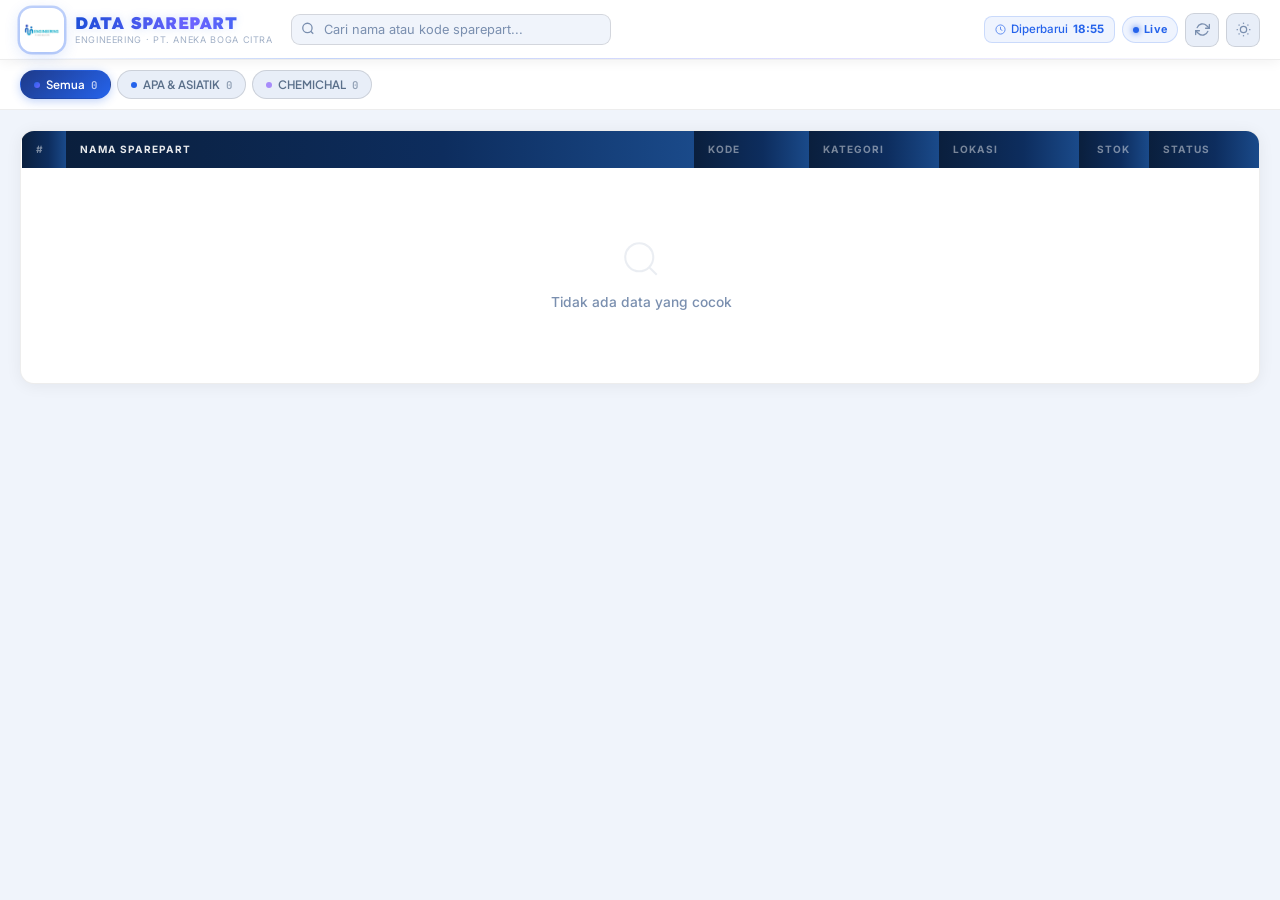
<file: index.html>
<!DOCTYPE html>
<html lang="id" data-theme="light">
<head>
<meta charset="UTF-8">
<meta name="viewport" content="width=device-width, initial-scale=1.0">
<title>Data Sparepart &middot; Engineering PT. Aneka Boga Citra</title>
<link href="https://fonts.googleapis.com/css2?family=Plus+Jakarta+Sans:wght@400;500;600;700;800&family=Inter:wght@300;400;500;600;700&family=JetBrains+Mono:wght@400;500;600&family=Syne:wght@700;800&family=Lexend+Deca:wght@700;800;900&family=Playfair+Display:wght@700;800;900&family=Outfit:wght@300;400;500;600;700&display=swap" rel="stylesheet">
<style>
/* === TEMA SAMA DENGAN ADMIN === */
[data-theme="dark"]{
  --bg:#0e1117;--bg2:#151922;--bg3:#1c2333;
  --card:#1a2235;--card2:#212d42;
  --border:rgba(255,255,255,0.07);--border2:rgba(255,255,255,0.13);
  --text:#dce8ff;--ts:#ffffff;--muted:#5a7090;--muted2:#8a9ab5;
  --tc:#0a1f3d;--tm:#0d2d5e;--tl:#1a4a8a;--tc2:#071529;
}
[data-theme="light"]{
  --bg:#f0f4fb;--bg2:#ffffff;--bg3:#e8eef8;
  --card:#ffffff;--card2:#f5f8ff;
  --border:rgba(0,0,0,0.07);--border2:rgba(0,0,0,0.12);
  --text:#1a2744;--ts:#0a1628;--muted:#7a8faf;--muted2:#5a6f8a;
  --tc:#0a1f3d;--tm:#0d2d5e;--tl:#1a4a8a;--tc2:#071529;
}
:root{
  --blue:#2563eb;--red:#ff4d6d;--yellow:#ffd060;--green:#2563eb;
  --accent:#6c63ff;--success:#10b981;
  --font:'Inter',sans-serif;
  --display:'Plus Jakarta Sans',sans-serif;
  --mono:'JetBrains Mono',monospace;
  --r:14px;--r-sm:9px;
}
*,*::before,*::after{box-sizing:border-box;margin:0;padding:0;}
html,body{overflow-x:hidden;min-height:100%;}
body{font-family:var(--font);font-size:14px;line-height:1.5;background:var(--bg);color:var(--text);transition:background .3s,color .3s;-webkit-font-smoothing:antialiased;}
::-webkit-scrollbar{width:4px;height:4px;}
::-webkit-scrollbar-thumb{background:var(--border2);border-radius:2px;}

/* === LOADING === */
#ls{
  position:fixed;inset:0;z-index:9999;
  background:linear-gradient(145deg,#040d1e 0%,#071430 40%,#0a1a3e 70%,#060f25 100%);
  display:flex;flex-direction:column;align-items:center;justify-content:center;
  transition:opacity .5s ease;
  overflow:hidden;
}
#ls::before{
  content:'';position:absolute;inset:0;
  background:radial-gradient(ellipse 60% 50% at 50% 40%, rgba(37,99,235,.18) 0%, transparent 70%);
  pointer-events:none;
}
/* glow orb */
.ls-orb{position:absolute;width:340px;height:340px;border-radius:50%;background:radial-gradient(circle,rgba(37,99,235,.16) 0%,rgba(37,99,235,.05) 50%,transparent 70%);pointer-events:none;animation:lsOrbPulse 3s ease-in-out infinite;}
@keyframes lsOrbPulse{0%,100%{transform:scale(1);opacity:.7}50%{transform:scale(1.1);opacity:1}}
/* logo wrap with rings */
.ls-logo-wrap{position:relative;display:flex;align-items:center;justify-content:center;margin-bottom:24px;width:140px;height:140px;}
.ls-ring-a{position:absolute;inset:0;border-radius:50%;border:2px solid transparent;border-top-color:#2563eb;border-right-color:rgba(37,99,235,.25);animation:lsSpin 1.3s linear infinite;}
.ls-ring-b{position:absolute;inset:-12px;border-radius:50%;border:1px solid transparent;border-top-color:rgba(96,165,250,.28);border-left-color:rgba(96,165,250,.1);animation:lsSpin 2.2s linear infinite reverse;}
.ls-ring-c{position:absolute;inset:10px;border-radius:50%;border:1px dashed rgba(99,102,241,.18);animation:lsSpin 4s linear infinite;}
@keyframes lsSpin{to{transform:rotate(360deg)}}
.ls-logo{
  position:absolute;inset:18px;background:#ffffff;border-radius:50%;
  display:flex;align-items:center;justify-content:center;
  box-shadow:0 0 0 2px rgba(96,165,250,.25),0 0 36px rgba(37,99,235,.5),0 0 80px rgba(37,99,235,.15);
  animation:lsPulseGlow 2.8s ease-in-out infinite;
}
@keyframes lsPulseGlow{0%,100%{box-shadow:0 0 0 2px rgba(96,165,250,.25),0 0 36px rgba(37,99,235,.5),0 0 80px rgba(37,99,235,.15)}50%{box-shadow:0 0 0 2px rgba(96,165,250,.4),0 0 52px rgba(37,99,235,.7),0 0 110px rgba(37,99,235,.25)}}
.ls-logo img{width:72px;height:72px;object-fit:contain;display:block;}
.ls-ring{display:none;}/* hide old ring */
.ls-name{font-family:'Lexend Deca',sans-serif;font-size:1rem;font-weight:900;color:rgba(255,255,255,.9);margin-bottom:3px;z-index:1;letter-spacing:.03em;text-transform:uppercase;}
.ls-company{font-size:.58rem;color:rgba(255,255,255,.22);letter-spacing:.18em;text-transform:uppercase;margin-bottom:28px;z-index:1;}
.ls-bar{width:140px;height:1.5px;background:rgba(255,255,255,.06);border-radius:99px;overflow:hidden;z-index:1;}
.ls-fill{height:100%;background:linear-gradient(90deg,#2563eb,#60a5fa);border-radius:99px;width:0%;transition:width .35s ease;}
.ls-step{font-size:.58rem;color:rgba(255,255,255,.18);margin-top:10px;letter-spacing:.1em;min-height:14px;z-index:1;}

/* === TOPBAR === */
.topbar{
  background:var(--bg2);border-bottom:1px solid var(--border);
  position:sticky;top:0;z-index:100;
  display:flex;align-items:center;padding:0 20px;height:60px;gap:12px;
  transition:background .3s,border-color .3s;
  box-shadow:0 2px 12px rgba(0,0,0,.06);
}
.topbar::after{
  content:'';position:absolute;bottom:0;left:0;right:0;height:1px;
  background:linear-gradient(90deg,transparent 0%,rgba(37,99,235,.28) 25%,rgba(108,99,255,.22) 65%,transparent 100%);
  pointer-events:none;
}
.tb-brand{display:flex;align-items:center;gap:11px;flex-shrink:0;}

/* Logo — lebih besar dan jelas */
.tb-logo-box{
  width:44px;height:44px;background:#fff;border-radius:12px;
  display:flex;align-items:center;justify-content:center;overflow:hidden;padding:4px;
  box-shadow:0 0 0 2.5px rgba(37,99,235,.28),0 4px 16px rgba(37,99,235,.18);
  flex-shrink:0;transition:box-shadow .25s;cursor:pointer;
}
.tb-logo-box:hover{box-shadow:0 0 0 3px rgba(37,99,235,.42),0 6px 20px rgba(37,99,235,.28);}
.tb-logo-box img{width:100%;height:100%;object-fit:contain;display:block;border-radius:8px;}
.tb-brand-text{display:flex;flex-direction:column;gap:1px;}

/* Judul pakai Lexend Deca + gradient seperti admin */
.tb-logo-main{
  font-family:'Lexend Deca',sans-serif;font-size:1.05rem;font-weight:900;
  letter-spacing:.03em;text-transform:uppercase;line-height:1.15;
  background:linear-gradient(90deg,#1d4ed8 0%,#6c63ff 60%,#2563eb 100%);
  -webkit-background-clip:text;-webkit-text-fill-color:transparent;
  background-clip:text;filter:drop-shadow(0 0 4px rgba(37,99,235,.2));
}
[data-theme="dark"] .tb-logo-main{
  background:linear-gradient(90deg,#60a5fa 0%,#a78bfa 60%,#818cf8 100%);
  -webkit-background-clip:text;-webkit-text-fill-color:transparent;
  background-clip:text;filter:drop-shadow(0 0 6px rgba(129,140,248,.3));
}
.tb-sub{font-size:.57rem;color:var(--muted);letter-spacing:.07em;text-transform:uppercase;opacity:.7;font-family:var(--font);}

/* Search */
.srch-wrap{position:relative;flex:1;max-width:320px;margin-left:6px;}
.srch-ic{position:absolute;left:10px;top:50%;transform:translateY(-50%);color:var(--muted);pointer-events:none;}
.srch-ic svg{width:14px;height:14px;}
#search{
  width:100%;background:var(--bg);border:1px solid var(--border2);border-radius:9px;
  padding:7px 12px 7px 32px;color:var(--text);font-family:var(--font);font-size:.8rem;
  outline:none;transition:border-color .2s,background .3s;
}
#search:focus{border-color:var(--blue);box-shadow:0 0 0 3px rgba(37,99,235,.1);}
#search::placeholder{color:var(--muted);}

.tb-right{margin-left:auto;display:flex;align-items:center;gap:7px;flex-shrink:0;}
.tb-clock{display:flex;align-items:center;gap:5px;font-family:var(--font);font-size:.72rem;font-weight:500;color:var(--blue);background:rgba(37,99,235,.07);border:1px solid rgba(37,99,235,.18);border-radius:8px;padding:4px 10px;white-space:nowrap;}
.live-pill{display:flex;align-items:center;gap:5px;background:rgba(37,99,235,.07);border:1px solid rgba(37,99,235,.18);border-radius:50px;padding:4px 10px;}
.ldot{width:6px;height:6px;border-radius:50%;background:var(--blue);box-shadow:0 0 6px #2563eb;animation:pulse 2s infinite;}
@keyframes pulse{0%,100%{opacity:1}50%{opacity:.2}}
.live-pill span{font-size:.68rem;color:var(--blue);font-weight:700;letter-spacing:.02em;}
.icon-btn{
  width:34px;height:34px;border-radius:9px;background:var(--bg3);border:1px solid var(--border2);
  display:flex;align-items:center;justify-content:center;cursor:pointer;transition:all .2s;color:var(--muted);flex-shrink:0;
}
.icon-btn:hover{border-color:var(--blue);color:var(--blue);}
.icon-btn svg{width:15px;height:15px;}
.icon-btn.refreshing{border-color:var(--blue);color:var(--blue);}
.icon-btn.refreshing svg{animation:spin .7s linear infinite;}
@keyframes rfBlink{
  0%{background:var(--bg3);box-shadow:none;}
  25%{background:rgba(37,99,235,.18);box-shadow:0 0 14px rgba(37,99,235,.35);}
  50%{background:rgba(37,99,235,.08);box-shadow:0 0 6px rgba(37,99,235,.2);}
  75%{background:rgba(37,99,235,.18);box-shadow:0 0 14px rgba(37,99,235,.35);}
  100%{background:var(--bg3);box-shadow:none;}
}
#refreshFlash{
  pointer-events:none;position:fixed;inset:0;z-index:9000;
  background:rgba(37,99,235,.06);opacity:0;
  transition:opacity .15s ease;
}
#refreshFlash.show{opacity:1;}
.icon-btn.refreshing{border-color:var(--blue);color:var(--blue);animation:rfBlink .5s ease infinite;}

/* Tombol "Diperbarui" kecil */
.last-update-btn{
  display:flex;align-items:center;gap:5px;
  background:var(--bg3);border:1px solid var(--border2);
  border-radius:8px;padding:4px 9px;cursor:default;
  font-size:.65rem;color:var(--muted2);white-space:nowrap;
  transition:all .2s;
}
.last-update-btn svg{width:11px;height:11px;opacity:.6;flex-shrink:0;}
.last-update-btn span{font-family:var(--mono);font-size:.63rem;}

/* === FILTER BAR === */
.filter-bar{
  background:var(--bg2);border-bottom:1px solid var(--border);
  padding:10px 20px;display:flex;align-items:center;gap:8px;flex-wrap:wrap;
  transition:background .3s;
}
.sheet-pills{display:flex;gap:6px;flex-wrap:wrap;}
.spill{
  padding:5px 13px;border-radius:50px;font-size:.72rem;font-weight:600;
  cursor:pointer;border:1px solid var(--border2);color:var(--muted2);
  background:var(--bg3);transition:all .2s;white-space:nowrap;
  display:flex;align-items:center;gap:6px;font-family:var(--display);
}
.spill .dot{width:6px;height:6px;border-radius:50%;flex-shrink:0;}
.spill .cnt{font-family:var(--mono);font-size:.67rem;opacity:.6;}
.spill.on{background:linear-gradient(135deg,#1e3a8a,#2563eb);color:#fff;border-color:transparent;box-shadow:0 2px 10px rgba(37,99,235,.3);}
.spill.on .cnt{opacity:.7;}
.spill:hover:not(.on){border-color:rgba(37,99,235,.4);color:var(--blue);}
.filter-right{margin-left:auto;display:flex;align-items:center;gap:6px;flex-shrink:0;}

/* Stat pills - tersedia/kosong */
.stat-pill{
  display:flex;align-items:center;gap:5px;padding:4px 10px;border-radius:8px;
  font-size:.7rem;font-weight:600;border:1px solid var(--border2);background:var(--bg3);
}
.stat-pill b{font-family:var(--mono);font-size:.75rem;}
.st-ok b{color:var(--success);}
.st-no b{color:var(--red);}

/* === JUDUL SPAREPART (sama dengan admin) === */
h2.spm-title{
  font-family:'Playfair Display',Georgia,serif !important;
  font-size:1.5rem !important;
  font-weight:800 !important;
  letter-spacing:-.02em !important;
  line-height:1.1 !important;
  display:inline-flex !important;
  align-items:center !important;
  gap:8px;white-space:nowrap;overflow:visible !important;flex-wrap:nowrap;
  margin-bottom:14px;
}
h2.spm-title .word-spare{
  font-family:'Playfair Display',Georgia,serif;
  font-style:normal;font-size:1.5rem;font-weight:800;letter-spacing:-.02em;line-height:1.1;
}
h2.spm-title .word-sep{
  display:inline-block;width:1.5px;height:.75em;background:currentColor;
  opacity:.2;margin:0 12px;align-self:center;flex-shrink:0;
}
h2.spm-title .word-part{
  font-family:'Outfit',sans-serif;font-weight:500;font-size:.52rem;
  letter-spacing:.3em;text-transform:uppercase;display:inline-block;
  opacity:.45;flex-shrink:0;font-style:normal;line-height:1;
}
h2.spm-title .word-monitoring{
  font-family:'Playfair Display',Georgia,serif;
  font-style:normal;font-size:1.5rem;font-weight:800;letter-spacing:-.02em;line-height:1.1;
}
[data-theme="dark"] h2.spm-title .word-spare,
[data-theme="dark"] h2.spm-title .word-monitoring{
  background:linear-gradient(120deg,#f0f4ff 0%,#c8d8f0 50%,#e8eeff 100%);
  -webkit-background-clip:text;-webkit-text-fill-color:transparent;background-clip:text;
}
[data-theme="dark"] h2.spm-title .word-part{color:#5a7090;-webkit-text-fill-color:#5a7090;}
[data-theme="dark"] h2.spm-title .word-sep{background:#7090b8;opacity:.25;}
[data-theme="light"] h2.spm-title .word-spare,
[data-theme="light"] h2.spm-title .word-monitoring{
  background:linear-gradient(120deg,#1a2744 0%,#2d3f6e 55%,#1a2744 100%);
  -webkit-background-clip:text;-webkit-text-fill-color:transparent;background-clip:text;
}
[data-theme="light"] h2.spm-title .word-part{color:#8a9cb8;-webkit-text-fill-color:#8a9cb8;}
[data-theme="light"] h2.spm-title .word-sep{background:#3a60b8;opacity:.22;}

/* === TBOX HEADER === */
.tbox-hd{padding:14px 16px 12px;border-bottom:1px solid var(--border);background:var(--card2);transition:background .3s;}
.tbox-update{display:flex;align-items:center;gap:5px;font-size:.65rem;color:var(--muted);font-family:var(--mono);}
.tbox-update svg{opacity:.55;flex-shrink:0;}
.tbox-update span{font-weight:600;color:var(--muted2);}

/* === MAIN === */
main{padding:20px 20px 80px;}

/* === TABLE === */
.tbox{background:var(--card);border-radius:var(--r);border:1px solid var(--border);overflow:hidden;transition:background .3s,border-color .3s;width:100%;box-shadow:0 2px 16px rgba(0,0,0,.06);}
.tw{overflow-x:auto;scrollbar-width:thin;scrollbar-color:var(--border2) transparent;width:100%;}
table{width:100%;border-collapse:collapse;table-layout:fixed;}
thead{position:sticky;top:0;z-index:5;}
thead th{
  background:linear-gradient(90deg,var(--tc) 0%,var(--tm) 60%,var(--tl) 100%);
  padding:11px 14px;text-align:left;
  color:rgba(255,255,255,.45);font-size:.63rem;font-weight:700;
  letter-spacing:.1em;text-transform:uppercase;white-space:nowrap;
}
thead th:nth-child(2){color:rgba(255,255,255,.9);}
tbody tr{border-bottom:1px solid var(--border);transition:background .12s,border-left-color .12s;cursor:pointer;animation:fadeUp .2s ease both;border-left:2px solid transparent;}
tbody tr:hover{background:rgba(37,99,235,.05);border-left-color:rgba(37,99,235,.5);}
tbody tr:last-child{border-bottom:none;}
@keyframes fadeUp{from{opacity:0;transform:translateY(5px);}to{opacity:1;transform:none;}}
td{padding:10px 14px;font-size:.84rem;color:var(--text);vertical-align:middle;}
.tdn{color:var(--muted);font-size:.72rem;font-family:var(--mono);font-weight:500;text-align:center;width:40px;}
.td-name{font-weight:600;color:var(--ts);line-height:1.3;}
.td-kode{font-family:var(--mono);font-size:.72rem;font-weight:500;color:var(--blue);background:rgba(37,99,235,.08);padding:2px 8px;border-radius:6px;display:inline-block;border:1px solid rgba(37,99,235,.15);}
.sh-tag{font-size:.6rem;font-weight:700;padding:2px 7px;border-radius:5px;display:inline-block;margin-top:4px;}
.sh-tag.apa{background:rgba(37,99,235,.12);color:#60a5fa;}
.sh-tag.chem{background:rgba(139,92,246,.12);color:#a78bfa;}
.td-meta{font-size:.77rem;color:var(--muted2);}
.td-qty{font-family:var(--mono);font-weight:800;font-size:.95rem;text-align:center;}
.badge{display:inline-flex;align-items:center;gap:4px;padding:3px 10px;border-radius:50px;font-size:.68rem;font-weight:600;white-space:nowrap;}
.badge::before{content:'';width:4px;height:4px;border-radius:50%;flex-shrink:0;}
.b-t{background:rgba(16,185,129,.1);color:#10b981;border:1px solid rgba(16,185,129,.25);}
.b-t::before{background:#10b981;box-shadow:0 0 4px #10b981;}
.b-k{background:rgba(255,77,109,.09);color:#ff4d6d;border:1px solid rgba(255,77,109,.25);}
.b-k::before{background:#ff4d6d;box-shadow:0 0 4px #ff4d6d;}
.empty-row td{border:none!important;}
.empty-box{text-align:center;padding:60px 20px;color:var(--muted);}
.empty-box svg{opacity:.15;display:block;margin:0 auto 12px;}
.empty-box p{font-size:.86rem;font-weight:500;}

/* === CARDS MOBILE === */
#cardContainer{display:none;}
.m-card{
  background:var(--card);border:1px solid var(--border);border-radius:var(--r);
  margin-bottom:12px;overflow:hidden;
  box-shadow:0 2px 10px rgba(0,0,0,.08);
  animation:fadeUp .2s ease both;cursor:pointer;
  transition:border-color .18s,transform .12s,box-shadow .18s;
  -webkit-tap-highlight-color:transparent;
}
.m-card:active{transform:scale(.988);}
.m-card:hover{border-color:rgba(37,99,235,.3);box-shadow:0 4px 18px rgba(37,99,235,.1);}
.mc-hd{
  background:linear-gradient(135deg,var(--tc) 0%,var(--tm) 55%,var(--tl) 100%);
  padding:14px 14px 12px;
  display:flex;align-items:flex-start;justify-content:space-between;gap:10px;
}
.mc-nm{font-family:var(--display);font-weight:700;font-size:.9rem;color:#fff;flex:1;line-height:1.35;word-break:break-word;}
.mc-stok{display:flex;flex-direction:column;align-items:flex-end;flex-shrink:0;background:rgba(255,255,255,.1);border-radius:8px;padding:5px 9px;min-width:52px;}
.mc-stok-num{font-family:var(--mono);font-size:1.25rem;font-weight:800;line-height:1;text-align:right;}
.mc-stok-lbl{font-size:.5rem;color:rgba(255,255,255,.55);text-transform:uppercase;letter-spacing:.06em;margin-top:2px;text-align:right;}
.mc-bd{padding:12px 14px;display:flex;flex-direction:column;gap:8px;}
.mc-bd-row{display:grid;grid-template-columns:1fr 1fr;gap:8px 16px;}
.mc-f{display:flex;flex-direction:column;gap:3px;}
.mc-lbl{font-size:.57rem;color:var(--muted);text-transform:uppercase;letter-spacing:.08em;font-weight:600;}
.mc-val{font-size:.82rem;font-weight:600;color:var(--text);word-break:break-word;}
.mc-val.kode{font-family:var(--mono);font-size:.72rem;color:var(--blue);background:rgba(37,99,235,.08);padding:3px 8px;border-radius:6px;display:inline-block;border:1px solid rgba(37,99,235,.15);}
.mc-val.muted{color:var(--muted2);font-size:.79rem;}
.mc-ft{
  padding:9px 14px 11px;border-top:1px solid var(--border);
  display:flex;align-items:center;justify-content:space-between;
  background:var(--card2);min-height:42px;
}
.mc-badge-wrap{display:flex;align-items:center;gap:6px;flex-wrap:wrap;}
.mc-detail{
  font-size:.7rem;color:var(--blue);display:flex;align-items:center;gap:3px;
  font-weight:600;background:rgba(37,99,235,.07);border:1px solid rgba(37,99,235,.15);
  border-radius:7px;padding:4px 9px;white-space:nowrap;flex-shrink:0;transition:all .18s;
}
.mc-detail:hover{background:rgba(37,99,235,.14);}
.mc-detail svg{width:10px;height:10px;}
.empty-card{text-align:center;padding:60px 20px;color:var(--muted);font-size:.86rem;}

/* === MODAL === */
.modal-overlay{position:fixed;inset:0;background:rgba(0,0,0,.65);z-index:500;display:none;align-items:center;justify-content:center;padding:20px;backdrop-filter:blur(5px);}
.modal-overlay.show{display:flex;animation:fadeIn .18s ease;}
@keyframes fadeIn{from{opacity:0}to{opacity:1}}
.modal{
  background:var(--card2);border:1px solid var(--border2);border-radius:18px;
  width:100%;max-width:460px;
  box-shadow:0 20px 70px rgba(0,0,0,.45);
  animation:slideUp .2s cubic-bezier(.2,.8,.4,1);overflow:hidden;
}
@keyframes slideUp{from{transform:translateY(12px);opacity:0}to{transform:none;opacity:1}}
.modal-hd{
  padding:16px 18px;border-bottom:1px solid var(--border);
  display:flex;align-items:flex-start;justify-content:space-between;gap:10px;
  background:linear-gradient(90deg,var(--tc) 0%,var(--tm) 60%,var(--tl) 100%);
}
.modal-nm{font-family:var(--display);font-size:.97rem;font-weight:700;color:#fff;flex:1;line-height:1.3;}
.modal-x{
  width:26px;height:26px;border-radius:7px;background:rgba(255,255,255,.08);
  border:1px solid rgba(255,255,255,.12);display:flex;align-items:center;justify-content:center;
  cursor:pointer;flex-shrink:0;transition:all .18s;color:rgba(255,255,255,.45);font-size:11px;
}
.modal-x:hover{background:rgba(255,77,109,.18);color:#ff4d6d;border-color:rgba(255,77,109,.35);}
.modal-bd{padding:16px 18px;display:flex;flex-direction:column;gap:11px;}
.modal-row{display:grid;grid-template-columns:1fr 1fr;gap:9px;}
.mf{background:var(--bg3);border:1px solid var(--border);border-radius:10px;padding:10px 12px;transition:background .3s;}
.mf-lbl{font-size:.57rem;color:var(--muted);text-transform:uppercase;letter-spacing:.1em;font-weight:600;margin-bottom:4px;}
.mf-val{font-size:.86rem;font-weight:600;color:var(--ts);}
.mf-val.mono{font-family:var(--mono);font-size:.79rem;}
.mf-val.big{font-family:var(--mono);font-size:1.15rem;font-weight:800;}
.mf-status{margin-top:4px;}

/* === MOBILE SEARCH BAR === */
.mobile-srch-bar{
  display:none;
  padding:8px 12px;
  background:var(--bg2);
  border-bottom:1px solid var(--border);
  position:sticky;top:54px;z-index:99;
}
.mobile-srch-row{
  display:flex;align-items:center;gap:7px;
}
.mobile-srch-inner{
  position:relative;flex:1;
}
.mob-actions{
  display:flex;align-items:center;gap:5px;flex-shrink:0;
}
.live-pill-mob{
  display:none;
}
.ldot-mob{
  width:6px;height:6px;border-radius:50%;background:var(--blue);
  box-shadow:0 0 6px #2563eb;animation:pulse 2s infinite;flex-shrink:0;
}
.live-pill-mob span{font-size:.67rem;color:var(--blue);font-weight:700;}
.mobile-srch-inner .srch-ic{position:absolute;left:10px;top:50%;transform:translateY(-50%);color:var(--muted);pointer-events:none;}
.mobile-srch-inner .srch-ic svg{width:14px;height:14px;}
#searchMobile{
  width:100%;background:var(--bg3);border:1.5px solid var(--border2);border-radius:10px;
  padding:9px 10px 9px 32px;color:var(--text);font-family:var(--font);font-size:.84rem;
  outline:none;transition:all .22s;
}
#searchMobile:focus{border-color:var(--blue);background:var(--card);box-shadow:0 0 0 3px rgba(37,99,235,.1);}
#searchMobile::placeholder{color:var(--muted);}

/* last-update mobile - compact */
.last-update-mob-compact{
  display:flex;align-items:center;gap:4px;
  background:rgba(37,99,235,.07);border:1px solid rgba(37,99,235,.18);
  border-radius:8px;padding:4px 8px;cursor:default;
  font-family:var(--font);font-size:.65rem;font-weight:500;color:var(--blue);white-space:nowrap;flex-shrink:0;
}
.last-update-mob-compact svg{width:10px;height:10px;opacity:.8;flex-shrink:0;}

/* Mobile icon-btn kecil untuk mobile */
.mob-icon-btn{
  width:32px;height:32px;border-radius:8px;background:var(--bg3);
  border:1px solid var(--border2);display:flex;align-items:center;justify-content:center;
  cursor:pointer;transition:all .2s;color:var(--muted);flex-shrink:0;
}
.mob-icon-btn:hover{border-color:var(--blue);color:var(--blue);}
.mob-icon-btn svg{width:14px;height:14px;}
.mob-icon-btn.refreshing{border-color:var(--blue);color:var(--blue);animation:rfBlink .5s ease infinite;}
.mob-icon-btn.refreshing svg{animation:spin .7s linear infinite;}

/* === RESPONSIVE === */
@media(max-width:900px){.tb-sub{display:none;}}
@media(max-width:768px){
  .topbar{padding:0 12px;height:54px;gap:8px;}
  .tb-logo-box{width:38px;height:38px;}
  .tb-logo-main{font-size:.85rem;}
  .srch-wrap{display:none;}
  .live-pill{display:none;}
  .tb-clock{display:none;}
  .icon-btn#rfBtn{display:none;}
  .mobile-srch-bar{display:block;top:54px;}
  .filter-bar{padding:7px 12px;gap:5px;}
  .filter-right{display:none;}
  main{padding:12px 12px 90px;}
  .table-wrap{display:none!important;}
  #cardContainer{display:block!important;}
  .modal{max-width:100%;margin:0;}
  .modal-overlay{padding:12px;}
  /* Filter pills untuk mobile */
  .sheet-pills{gap:5px;flex-wrap:nowrap;overflow-x:auto;padding-bottom:2px;-webkit-overflow-scrolling:touch;scrollbar-width:none;}
  .sheet-pills::-webkit-scrollbar{display:none;}
  .spill{padding:5px 10px;font-size:.65rem;gap:4px;white-space:nowrap;flex-shrink:0;}
  .spill .dot{width:5px;height:5px;}
  .spill .cnt{font-size:.58rem;}
  h2.spm-title{font-size:1.15rem!important;}
  h2.spm-title .word-spare,h2.spm-title .word-monitoring{font-size:1.15rem!important;}
  /* Card mobile improvements */
  .mc-hd{padding:12px 13px;}
  .mc-bd{padding:11px 13px;}
  .mc-ft{padding:9px 13px 10px;}
}
@media(min-width:769px){
  .table-wrap{display:block!important;}
  #cardContainer{display:none!important;}
}
</style>
</head>
<body>

<div id="refreshFlash"></div>
<!-- LOADING -->
<div id="ls">
  <div class="ls-orb"></div>
  <div class="ls-logo-wrap">
    <div class="ls-ring-a"></div>
    <div class="ls-ring-b"></div>
    <div class="ls-ring-c"></div>
    <div class="ls-logo"><img src="./logoengineering.jpeg" alt="ENG"></div>
  </div>
  <div class="ls-ring"></div>
  <div class="ls-name">Data Sparepart</div>
  <div class="ls-company">Engineering &middot; PT. Aneka Boga Citra</div>
  <div class="ls-bar"><div class="ls-fill" id="lsFill"></div></div>
  <div class="ls-step" id="lsStep">Menghubungkan ke server...</div>
</div>

<!-- TOPBAR -->
<div class="topbar">
  <div class="tb-brand">
    <div class="tb-logo-box"><img src="./logoengineering.jpeg" alt="ENG"></div>
    <div class="tb-brand-text">
      <div class="tb-logo-main">Data Sparepart</div>
      <div class="tb-sub">Engineering &middot; PT. Aneka Boga Citra</div>
    </div>
  </div>
  <div class="srch-wrap">
    <div class="srch-ic">
      <svg viewBox="0 0 24 24" fill="none" stroke="currentColor" stroke-width="2.2"><circle cx="11" cy="11" r="8"/><line x1="21" y1="21" x2="16.65" y2="16.65"/></svg>
    </div>
    <input type="text" id="search" placeholder="Cari nama atau kode sparepart...">
  </div>
  <div class="tb-right">
    <div class="tb-clock" id="tbClock" title="Terakhir data diperbarui">
      <svg width="11" height="11" viewBox="0 0 24 24" fill="none" stroke="currentColor" stroke-width="2" style="flex-shrink:0;opacity:.75;"><circle cx="12" cy="12" r="10"/><polyline points="12 6 12 12 16 14"/></svg>
      Diperbarui <span id="lastUpdateTxt2" style="font-weight:700;">–</span>
    </div>
    <div class="live-pill"><span class="ldot"></span><span>Live</span></div>
    <div class="icon-btn" id="rfBtn" onclick="refreshData()" title="Refresh data">
      <svg id="rfIco" viewBox="0 0 24 24" fill="none" stroke="currentColor" stroke-width="2.2" stroke-linecap="round">
        <polyline points="23 4 23 10 17 10"/><polyline points="1 20 1 14 7 14"/>
        <path d="M3.51 9a9 9 0 0 1 14.85-3.36L23 10M1 14l4.64 4.36A9 9 0 0 0 20.49 15"/>
      </svg>
    </div>
    <div class="icon-btn" onclick="toggleTheme()" title="Ganti tema">
      <svg viewBox="0 0 24 24" fill="none" stroke="currentColor" stroke-width="2" id="themeIco">
        <circle cx="12" cy="12" r="5"/><line x1="12" y1="1" x2="12" y2="3"/><line x1="12" y1="21" x2="12" y2="23"/>
        <line x1="4.22" y1="4.22" x2="5.64" y2="5.64"/><line x1="18.36" y1="18.36" x2="19.78" y2="19.78"/>
        <line x1="1" y1="12" x2="3" y2="12"/><line x1="21" y1="12" x2="23" y2="12"/>
        <line x1="4.22" y1="19.78" x2="5.64" y2="18.36"/><line x1="18.36" y1="5.64" x2="19.78" y2="4.22"/>
      </svg>
    </div>
  </div>
</div>

<!-- MOBILE SEARCH BAR -->
<div class="mobile-srch-bar">
  <div class="mobile-srch-row">
    <div class="mobile-srch-inner">
      <div class="srch-ic">
        <svg viewBox="0 0 24 24" fill="none" stroke="currentColor" stroke-width="2.2"><circle cx="11" cy="11" r="8"/><line x1="21" y1="21" x2="16.65" y2="16.65"/></svg>
      </div>
      <input type="text" id="searchMobile" placeholder="Cari nama, kode, lokasi...">
    </div>
    <div class="mob-actions">
      <div class="live-pill-mob"><span class="ldot-mob"></span><span>Live</span></div>
      <div class="last-update-mob-compact" title="Terakhir diperbarui">
        <svg viewBox="0 0 24 24" fill="none" stroke="currentColor" stroke-width="2" style="flex-shrink:0;opacity:.75;"><circle cx="12" cy="12" r="10"/><polyline points="12 6 12 12 16 14"/></svg>
        Diperbarui <span id="lastUpdateTxtMob" style="font-weight:700;">–</span>
      </div>
      <div class="mob-icon-btn" id="rfBtnMob" onclick="refreshData()" title="Refresh">
        <svg id="rfIcoMob" viewBox="0 0 24 24" fill="none" stroke="currentColor" stroke-width="2.2" stroke-linecap="round">
          <polyline points="23 4 23 10 17 10"/><polyline points="1 20 1 14 7 14"/>
          <path d="M3.51 9a9 9 0 0 1 14.85-3.36L23 10M1 14l4.64 4.36A9 9 0 0 0 20.49 15"/>
        </svg>
      </div>
    </div>
  </div>
</div>

<!-- FILTER BAR -->
<div class="filter-bar">
  <div class="sheet-pills">
    <div class="spill on" id="pill-all" onclick="setFilter('all',this)">
      <span class="dot" style="background:linear-gradient(135deg,#2563eb,#6c63ff)"></span>
      Semua <span class="cnt" id="cnt-all">–</span>
    </div>
    <div class="spill" id="pill-apa" onclick="setFilter('apa',this)">
      <span class="dot" style="background:#2563eb"></span>
      APA &amp; ASIATIK <span class="cnt" id="cnt-apa">–</span>
    </div>
    <div class="spill" id="pill-chem" onclick="setFilter('chem',this)">
      <span class="dot" style="background:#a78bfa"></span>
      CHEMICHAL <span class="cnt" id="cnt-chem">–</span>
    </div>
  </div>

</div>

<!-- MAIN -->
<main>
  <!-- TABLE desktop -->
  <div class="table-wrap" style="width:100%">
    <div class="tbox">
      <div class="tw">
        <table>
          <colgroup>
            <col style="width:44px">
            <col>
            <col style="width:115px">
            <col style="width:130px">
            <col style="width:140px">
            <col style="width:70px">
            <col style="width:110px">
          </colgroup>
          <thead>
            <tr>
              <th>#</th>
              <th>Nama Sparepart</th>
              <th>Kode</th>
              <th>Kategori</th>
              <th>Lokasi</th>
              <th style="text-align:center">Stok</th>
              <th>Status</th>
            </tr>
          </thead>
          <tbody id="tBody"></tbody>
        </table>
      </div>
    </div>
  </div>

  <!-- CARDS mobile -->
  <div id="cardContainer"></div>
</main>

<!-- MODAL DETAIL -->
<div class="modal-overlay" id="mOverlay" onclick="closeOutside(event)">
  <div class="modal">
    <div class="modal-hd">
      <div class="modal-nm" id="mNama">–</div>
      <div class="modal-x" onclick="hideModal()">&#10005;</div>
    </div>
    <div class="modal-bd">
      <div class="modal-row">
        <div class="mf">
          <div class="mf-lbl">Kode Sparepart</div>
          <div class="mf-val mono" id="mKode">–</div>
        </div>
        <div class="mf">
          <div class="mf-lbl">Sheet</div>
          <div class="mf-val" id="mSheet">–</div>
        </div>
      </div>
      <div class="modal-row">
        <div class="mf">
          <div class="mf-lbl">Lokasi Stock</div>
          <div class="mf-val" id="mLokasi">–</div>
        </div>
        <div class="mf">
          <div class="mf-lbl">Kategori</div>
          <div class="mf-val" id="mKat">–</div>
        </div>
      </div>
      <div class="mf">
        <div class="mf-lbl">Jumlah Stok</div>
        <div class="mf-val big" id="mStok">–</div>
      </div>
      <div class="mf mf-status">
        <div class="mf-lbl">Status</div>
        <div class="mf-val" id="mStatus">–</div>
      </div>
    </div>
  </div>
</div>

<script>
const BASE_URL="https://script.google.com/macros/s/AKfycbzUeRsSwOmSgARlJMq_iwKP09iCWhwLuE9ZERPyxKwON9oxk3Mj0S0posLX8r3hlqqK/exec";
let _data=[],_filter="all",_q="";

/* helpers */
function getSt(d){const j=Number(d["Total kartu data (Data)"])||0;if(j===0)return{code:"k",label:"Kosong",cls:"b-k"};return{code:"t",label:"Tersedia",cls:"b-t"};}
function qc(j){return j===0?"var(--red)":"var(--success)";}
function $t(id,v){const e=document.getElementById(id);if(e)e.textContent=v;}

/* loading */
function lsProg(p,l){const f=document.getElementById("lsFill"),s=document.getElementById("lsStep");if(f)f.style.width=p+"%";if(s)s.textContent=l;}
function lsHide(){const e=document.getElementById("ls");if(!e)return;e.style.opacity="0";setTimeout(()=>e.remove(),550);}

/* clock - hanya untuk live pill update tracking */
function updateClock(){}

/* last update */
function updateLastUpdate(){
  const now=new Date();
  const h=now.getHours().toString().padStart(2,"0");
  const m=now.getMinutes().toString().padStart(2,"0");
  const txt=h+":"+m;
  const el2=document.getElementById("lastUpdateTxt2");if(el2)el2.textContent=txt;
  const elm=document.getElementById("lastUpdateTxtMob");if(elm)elm.textContent=txt;
}

/* fetch */
async function loadSheet(n){try{const r=await fetch(BASE_URL+"?sheet="+encodeURIComponent(n));if(!r.ok)throw new Error("HTTP "+r.status);const j=await r.json();return Array.isArray(j)?j:(j.items||[]);}catch(e){console.error(e);return[];}}
async function fetchAll(){
  lsProg(8,"Menghubungkan ke server...");
  const[a,c]=await Promise.all([loadSheet("APA&ASIATIK"),loadSheet("CHEMICHAL")]);
  lsProg(90,"Memproses data...");
  _data=[];
  a.filter(d=>(d["Nama Spare Part"]||"").trim()).forEach(d=>{d._sheet="APA";_data.push(d);});
  c.filter(d=>(d["Nama Spare Part"]||"").trim()).forEach(d=>{d._sheet="CHEM";_data.push(d);});
  lsProg(100,"Selesai!");
  updateStats();render();updateLastUpdate();
}
async function refreshData(){
  const b=document.getElementById("rfBtn");
  const bm=document.getElementById("rfBtnMob");
  const fl=document.getElementById("refreshFlash");
  if(b)b.classList.add("refreshing");
  if(bm)bm.classList.add("refreshing");
  if(fl){fl.classList.add("show");setTimeout(()=>fl.classList.remove("show"),180);}
  await fetchAll();
  if(fl){setTimeout(()=>{fl.classList.add("show");setTimeout(()=>fl.classList.remove("show"),120);},50);}
  setTimeout(()=>{
    if(b)b.classList.remove("refreshing");
    if(bm)bm.classList.remove("refreshing");
  },700);
}

/* stats */
function updateStats(){
  const ts=_data.filter(d=>getSt(d).code==="t").length;
  const ks=_data.filter(d=>getSt(d).code==="k").length;
  const apa=_data.filter(d=>d._sheet==="APA").length;
  const ch=_data.filter(d=>d._sheet==="CHEM").length;
  $t("cnt-all",_data.length);$t("cnt-apa",apa);$t("cnt-chem",ch);
  $t("h-ts",ts);$t("h-ks",ks);
}

/* filter */
function getFilt(){
  const q=_q.toLowerCase().trim();
  let d=_filter==="apa"?_data.filter(x=>x._sheet==="APA"):_filter==="chem"?_data.filter(x=>x._sheet==="CHEM"):_data;
  if(q)d=d.filter(x=>(x["Nama Spare Part"]||"").toLowerCase().includes(q)||(x["Kode Sparepart"]||"").toLowerCase().includes(q));
  return d;
}
function render(){const d=getFilt();renderTbl(d);renderCards(d);}

/* TABLE */
function renderTbl(data){
  const tb=document.getElementById("tBody");if(!tb)return;
  if(!data.length){tb.innerHTML='<tr class="empty-row"><td colspan="7"><div class="empty-box"><svg width="42" height="42" viewBox="0 0 24 24" fill="none" stroke="currentColor" stroke-width="1.2"><circle cx="11" cy="11" r="8"/><line x1="21" y1="21" x2="16.65" y2="16.65"/></svg><p>Tidak ada data yang cocok</p></div></td></tr>';return;}
  tb.innerHTML=data.map((d,i)=>{
    const j=Number(d["Total kartu data (Data)"])||0,st=getSt(d),cls=d._sheet==="APA"?"apa":"chem",cat=(d["Category"]||d["Item Category"]||"").trim()||"–",loc=(d["Lokasi Stock"]||"").trim()||"–",delay=Math.min(i*.015,.25);
    return '<tr style="animation-delay:'+delay+'s" onclick="openModal('+i+')">'
      +'<td class="tdn">'+(i+1)+'</td>'
      +'<td class="td-name">'+(d["Nama Spare Part"]||"–")+'</td>'
      +'<td><span class="td-kode">'+(d["Kode Sparepart"]||"–")+'</span><br><span class="sh-tag '+cls+'">'+cls.toUpperCase()+'</span></td>'
      +'<td class="td-meta">'+cat+'</td>'
      +'<td><span class="td-meta">'+loc+'</span></td>'
      +'<td class="td-qty" style="color:'+qc(j)+'">'+j+'</td>'
      +'<td><span class="badge '+st.cls+'">'+st.label+'</span></td>'
      +'</tr>';
  }).join("");
}

/* CARDS */
function renderCards(data){
  const box=document.getElementById("cardContainer");if(!box)return;
  if(!data.length){box.innerHTML='<div class="empty-card">Tidak ada data yang cocok</div>';return;}
  box.innerHTML=data.map((d,i)=>{
    const j=Number(d["Total kartu data (Data)"])||0,st=getSt(d),cls=d._sheet==="APA"?"apa":"chem",lbl=d._sheet==="APA"?"APA":"CHEM",cat=(d["Category"]||d["Item Category"]||"").trim()||"–",delay=Math.min(i*.02,.25);
    return '<div class="m-card" style="animation-delay:'+delay+'s" onclick="openModal('+i+')">'
      +'<div class="mc-hd">'
      +'<div class="mc-nm">'+(d["Nama Spare Part"]||"–")+'</div>'
      +'<div class="mc-stok"><div class="mc-stok-num" style="color:'+qc(j)+'">'+j+'</div><div class="mc-stok-lbl">stok</div></div>'
      +'</div>'
      +'<div class="mc-bd">'
      +'<div class="mc-f"><span class="mc-lbl">Kode</span><span class="mc-val kode">'+((d["Kode Sparepart"]||"").trim()||"–")+'</span></div>'
      +'<div class="mc-bd-row">'
      +'<div class="mc-f"><span class="mc-lbl">Lokasi</span><span class="mc-val muted">'+((d["Lokasi Stock"]||"").trim()||"–")+'</span></div>'
      +'<div class="mc-f"><span class="mc-lbl">Kategori</span><span class="mc-val muted">'+cat+'</span></div>'
      +'</div>'
      +'</div>'
      +'<div class="mc-ft">'
      +'<div class="mc-badge-wrap"><span class="sh-tag '+cls+'">'+lbl+'</span>&nbsp;<span class="badge '+st.cls+'">'+st.label+'</span></div>'
      +'<span class="mc-detail">Detail <svg viewBox="0 0 24 24" fill="none" stroke="currentColor" stroke-width="2.5"><polyline points="9 18 15 12 9 6"/></svg></span>'
      +'</div>'
      +'</div>';
  }).join("");
}

/* MODAL */
function openModal(idx){
  const data=getFilt(),d=data[idx];if(!d)return;
  const j=Number(d["Total kartu data (Data)"])||0,st=getSt(d),cat=(d["Category"]||d["Item Category"]||"").trim()||"–",cls=d._sheet==="APA"?"apa":"chem",lbl=d._sheet==="APA"?"APA & ASIATIK":"CHEMICHAL";
  $t("mNama",(d["Nama Spare Part"]||"").trim()||"–");
  $t("mKode",(d["Kode Sparepart"]||"").trim()||"–");
  document.getElementById("mSheet").innerHTML='<span class="sh-tag '+cls+'">'+lbl+'</span>';
  $t("mLokasi",(d["Lokasi Stock"]||"").trim()||"–");
  $t("mKat",cat);
  const se=document.getElementById("mStok");if(se){se.textContent=j;se.style.color=qc(j);}
  document.getElementById("mStatus").innerHTML='<span class="badge '+st.cls+'">'+st.label+'</span>';
  document.getElementById("mOverlay").classList.add("show");
  document.body.style.overflow="hidden";
}
function hideModal(){document.getElementById("mOverlay").classList.remove("show");document.body.style.overflow="";}
function closeOutside(e){if(e.target===document.getElementById("mOverlay"))hideModal();}
document.addEventListener("keydown",e=>{if(e.key==="Escape")hideModal();});

/* filter pills */
function setFilter(n,el){
  _filter=n;
  ["pill-all","pill-apa","pill-chem"].forEach(id=>{const p=document.getElementById(id);if(p)p.classList.remove("on");});
  el.classList.add("on");render();
}
document.getElementById("search").addEventListener("input",e=>{
  _q=e.target.value;
  const ms=document.getElementById("searchMobile");
  if(ms&&ms!==document.activeElement)ms.value=e.target.value;
  render();
});
document.getElementById("searchMobile").addEventListener("input",e=>{
  _q=e.target.value;
  const ds=document.getElementById("search");
  if(ds)ds.value=e.target.value;
  render();
});

/* theme - sync ikon mobile juga */
function toggleTheme(){
  const h=document.documentElement,d=h.getAttribute("data-theme")==="dark";
  h.setAttribute("data-theme",d?"light":"dark");
  const moonPath='<path d="M21 12.79A9 9 0 1 1 11.21 3 7 7 0 0 0 21 12.79z"/>';
  const sunPath='<circle cx="12" cy="12" r="5"/><line x1="12" y1="1" x2="12" y2="3"/><line x1="12" y1="21" x2="12" y2="23"/><line x1="4.22" y1="4.22" x2="5.64" y2="5.64"/><line x1="18.36" y1="18.36" x2="19.78" y2="19.78"/><line x1="1" y1="12" x2="3" y2="12"/><line x1="21" y1="12" x2="23" y2="12"/><line x1="4.22" y1="19.78" x2="5.64" y2="18.36"/><line x1="18.36" y1="5.64" x2="19.78" y2="4.22"/>';
  const p=d?moonPath:sunPath;
  const i=document.getElementById("themeIco");if(i)i.innerHTML=p;
}

/* init */
(async()=>{
  updateClock();setInterval(updateClock,30000);
  await fetchAll();
  setTimeout(lsHide,400);
  setInterval(fetchAll,5*60*1000);
})();
</script>
</body>
</html>
</file>
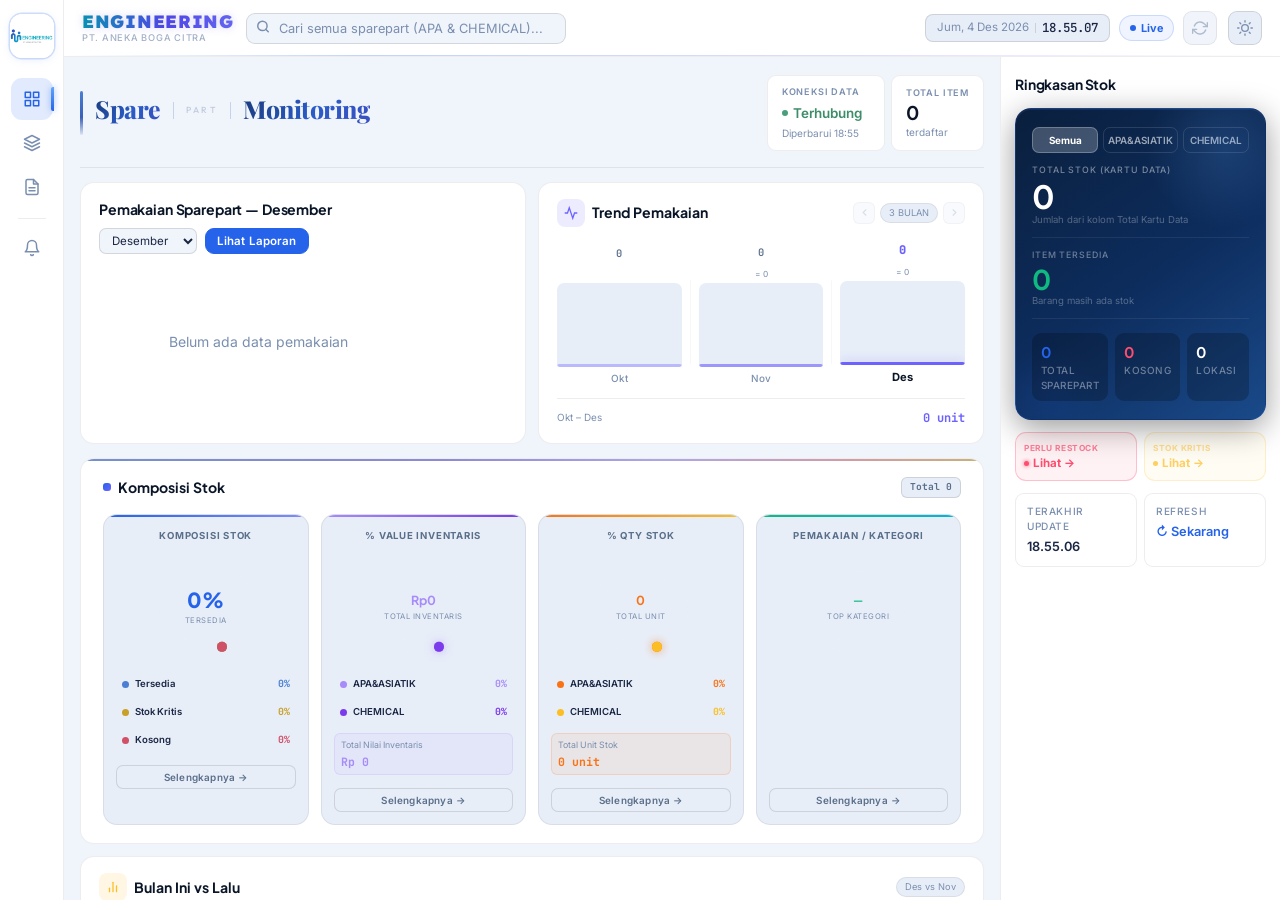
<file: admin.html>
<!DOCTYPE html>
<html lang="id" data-theme="light">
<head>
<meta charset="UTF-8">
<meta name="viewport" content="width=device-width, initial-scale=1.0">
<title>Spart Part — Admin Dashboard</title>
<link href="https://fonts.googleapis.com/css2?family=Plus+Jakarta+Sans:wght@400;500;600;700;800&family=Inter:wght@300;400;500;600;700&family=JetBrains+Mono:wght@400;500;600&family=Lexend+Deca:wght@700;800;900&family=Barlow:wght@700;800;900&family=Syne:wght@700;800;900&family=DM+Serif+Display:ital@0;1&family=Instrument+Serif:ital@0;1&family=Playfair+Display:wght@700;800;900&family=Outfit:wght@300;400;500;600;700&display=swap" rel="stylesheet">
<style>
[data-theme="dark"]{--bg:#0e1117;--bg2:#151922;--bg3:#1c2333;--card:#1a2235;--card2:#212d42;--border:rgba(255,255,255,0.07);--border2:rgba(255,255,255,0.13);--text:#dce8ff;--ts:#ffffff;--muted:#5a7090;--muted2:#8a9ab5;--bar-bg:rgba(107,99,255,0.18);--tc:#0a1f3d;--tm:#0d2d5e;--tl:#1a4a8a;--tc2:#071529;}
[data-theme="light"]{--bg:#f0f4fb;--bg2:#ffffff;--bg3:#e8eef8;--card:#ffffff;--card2:#f5f8ff;--border:rgba(0,0,0,0.07);--border2:rgba(0,0,0,0.12);--text:#1a2744;--ts:#0a1628;--muted:#7a8faf;--muted2:#5a6f8a;--bar-bg:rgba(107,99,255,0.1);--tc:#0a1f3d;--tm:#0d2d5e;--tl:#1a4a8a;--tc2:#071529;}
:root{--green:#2563eb;--red:#ff4d6d;--yellow:#ffd060;--accent:#6c63ff;--accent2:#a78bfa;--font:'Inter',sans-serif;--display:'Plus Jakarta Sans',sans-serif;--mono:'JetBrains Mono',monospace;--r:14px;--r-sm:9px;}
*,*::before,*::after{box-sizing:border-box;margin:0;padding:0;}
html,body{height:100%;overflow:hidden;}
body{font-family:var(--font);font-size:14px;line-height:1.5;background:var(--bg);color:var(--text);transition:background .3s,color .3s;-webkit-font-smoothing:antialiased;-moz-osx-font-smoothing:grayscale;}
.app{display:flex;height:100vh;}

/* SIDEBAR */
.sidebar{width:64px;background:var(--bg2);border-right:1px solid var(--border);display:flex;flex-direction:column;align-items:center;padding:14px 0;flex-shrink:0;z-index:20;transition:background .3s,border-color .3s;}
.sb-brand{width:44px;height:44px;background:#ffffff;border-radius:12px;display:flex;align-items:center;justify-content:center;margin-bottom:20px;overflow:hidden;cursor:pointer;transition:transform .25s,box-shadow .25s;box-shadow:0 0 0 1.5px rgba(37,99,235,.2),0 2px 8px rgba(37,99,235,.1);}
.sb-brand:hover{transform:scale(1.06);box-shadow:0 0 0 2px rgba(37,99,235,.4),0 4px 16px rgba(37,99,235,.2);}
.sb-brand-inner{width:100%;height:100%;background:#ffffff;border-radius:12px;display:flex;align-items:center;justify-content:center;overflow:hidden;}
.sb-brand-inner img{width:100%;height:100%;object-fit:contain;display:block;}
/* LOGO MODAL */
.logo-modal-backdrop{position:fixed;inset:0;background:rgba(0,0,0,.6);backdrop-filter:blur(6px);z-index:9998;display:flex;align-items:center;justify-content:center;animation:fadeUp .2s ease;}
.logo-modal{background:var(--card);border-radius:20px;border:1px solid var(--border2);padding:28px 32px;max-width:340px;width:90%;box-shadow:0 20px 60px rgba(0,0,0,.4);text-align:center;position:relative;animation:fadeUp .25s ease;}
.logo-modal-close{position:absolute;top:12px;right:14px;width:28px;height:28px;border-radius:8px;background:var(--bg3);border:1px solid var(--border2);cursor:pointer;display:flex;align-items:center;justify-content:center;color:var(--muted);font-size:.85rem;transition:all .2s;}
.logo-modal-close:hover{background:rgba(255,77,109,.15);color:var(--red);}
.logo-modal-img-wrap{width:120px;height:120px;margin:0 auto 16px;display:flex;align-items:center;justify-content:center;}
.logo-modal-img-card{width:100%;height:100%;display:flex;align-items:center;justify-content:center;}
.logo-modal-img{width:100%;height:100%;object-fit:contain;display:block;border-radius:16px;}
.logo-modal-name{font-family:'Lexend Deca',sans-serif;font-size:1.1rem;font-weight:900;color:var(--ts);text-transform:uppercase;letter-spacing:.04em;margin-bottom:4px;}
.logo-modal-sub{font-size:.72rem;color:var(--muted);letter-spacing:.06em;text-transform:uppercase;margin-bottom:16px;}
.logo-modal-divider{height:1px;background:var(--border);margin:14px 0;}
.logo-modal-info{display:flex;flex-direction:column;gap:6px;text-align:left;}
.logo-modal-row{display:flex;justify-content:space-between;align-items:center;font-size:.75rem;}
.logo-modal-row span:first-child{color:var(--muted);font-weight:500;}
.logo-modal-row span:last-child{color:var(--ts);font-weight:600;font-family:'JetBrains Mono',monospace;font-size:.7rem;}
.nav-ic{width:42px;height:42px;border-radius:11px;display:flex;align-items:center;justify-content:center;cursor:pointer;color:var(--muted);transition:all .22s;margin-bottom:2px;position:relative;}
.nav-ic:hover{background:rgba(37,99,235,.09);color:var(--text);transform:translateX(1px);}
.nav-ic.act{background:rgba(37,99,235,.13);color:var(--green);}
.nav-ic.act::after{content:'';position:absolute;right:-1px;width:3px;height:56%;background:linear-gradient(180deg,#60a5fa,#2563eb);border-radius:2px 0 0 2px;box-shadow:0 0 6px rgba(37,99,235,.5);}
.nav-ic[data-tip]:hover::before{content:attr(data-tip);position:absolute;left:calc(100% + 11px);background:var(--card2);color:var(--text);font-size:.68rem;font-weight:600;padding:5px 10px;border-radius:8px;white-space:nowrap;border:1px solid var(--border2);pointer-events:none;z-index:99;box-shadow:0 4px 16px rgba(0,0,0,.22);}
.nav-ic svg{width:18px;height:18px;}
.nav-badge{position:absolute;top:5px;right:5px;min-width:14px;height:14px;background:#ff4d6d;border-radius:50px;font-size:.5rem;font-weight:800;color:white;display:flex;align-items:center;justify-content:center;padding:0 3px;border:1.5px solid var(--bg2);line-height:1;}
.sb-div{width:28px;height:1px;background:var(--border);margin:8px 0;}
.sb-ava{margin-top:auto;width:34px;height:34px;background:linear-gradient(135deg,#1e3a8a,#2563eb);border-radius:10px;display:flex;align-items:center;justify-content:center;font-family:var(--display);font-size:.7rem;font-weight:800;color:white;cursor:pointer;transition:all .2s;box-shadow:0 2px 8px rgba(37,99,235,.28);}
.sb-ava:hover{transform:translateY(-1px);box-shadow:0 4px 14px rgba(37,99,235,.42);}

/* TOPBAR */
.right{flex:1;display:flex;flex-direction:column;overflow:hidden;min-width:0;}
.topbar{height:57px;background:var(--bg2);border-bottom:1px solid var(--border);display:flex;align-items:center;padding:0 18px;gap:12px;flex-shrink:0;transition:background .3s,border-color .3s;position:relative;}
.topbar::after{content:'';position:absolute;bottom:0;left:0;right:0;height:1px;background:linear-gradient(90deg,transparent 0%,rgba(37,99,235,.28) 25%,rgba(108,99,255,.22) 65%,transparent 100%);pointer-events:none;}
.tb-logo{display:flex;flex-direction:column;gap:2px;white-space:nowrap;line-height:1;}
.tb-logo-main{font-family:'Lexend Deca',sans-serif;font-size:1.12rem;font-weight:900;letter-spacing:.04em;text-transform:uppercase;background:linear-gradient(90deg,#06b6d4 0%,#6366f1 55%,#818cf8 100%);-webkit-background-clip:text;-webkit-text-fill-color:transparent;background-clip:text;filter:drop-shadow(0 0 7px rgba(99,102,241,.32));}
[data-theme="light"] .tb-logo-main{background:linear-gradient(90deg,#0891b2 0%,#4f46e5 55%,#6366f1 100%);-webkit-background-clip:text;-webkit-text-fill-color:transparent;background-clip:text;filter:drop-shadow(0 0 4px rgba(79,70,229,.22));}
.tb-logo-sub{font-family:'Inter',sans-serif;font-size:.58rem;font-weight:500;color:var(--muted);letter-spacing:.08em;text-transform:uppercase;opacity:.7;}
.srch-wrap{position:relative;flex:1;max-width:260px;}
.srch-ic{position:absolute;left:10px;top:50%;transform:translateY(-50%);color:var(--muted);pointer-events:none;}
.srch-ic svg{width:14px;height:14px;}
.tb-srch{width:100%;background:var(--bg);border:1px solid var(--border2);border-radius:9px;padding:7px 12px 7px 32px;color:var(--text);font-family:var(--font);font-size:.8rem;outline:none;transition:border-color .2s,background .3s;}
.tb-srch:focus{border-color:var(--green);}
.tb-srch::placeholder{color:var(--muted);}
.tb-r{margin-left:auto;display:flex;align-items:center;gap:9px;}
.tb-clock{font-family:var(--mono);font-size:.78rem;font-weight:500;color:var(--green);background:rgba(37,99,235,.07);border:1px solid rgba(37,99,235,.18);border-radius:8px;padding:4px 11px;}
.tb-date{font-size:.7rem;color:var(--muted);white-space:nowrap;}
.live-pill{display:flex;align-items:center;gap:5px;background:rgba(37,99,235,.07);border:1px solid rgba(37,99,235,.18);border-radius:50px;padding:4px 10px;}
.ldot{width:6px;height:6px;border-radius:50%;background:var(--green);animation:pulse 2s infinite;}
@keyframes pulse{0%,100%{opacity:1}50%{opacity:.2}}
.live-pill span{font-size:.68rem;color:var(--green);font-weight:700;}
.theme-btn{width:34px;height:34px;border-radius:9px;background:var(--bg3);border:1px solid var(--border2);display:flex;align-items:center;justify-content:center;cursor:pointer;transition:all .2s;color:var(--muted);}
.theme-btn:hover{border-color:var(--green);color:var(--green);}
.theme-btn svg{width:16px;height:16px;}
.tb-user{display:flex;align-items:center;gap:7px;font-size:.82rem;font-weight:600;color:var(--text);white-space:nowrap;}
.tb-user-ava{width:30px;height:30px;background:linear-gradient(135deg,#1e3a8a,#2563eb);border-radius:8px;display:flex;align-items:center;justify-content:center;font-size:.68rem;font-weight:800;color:#ffffff;}

/* WORKSPACE */
.workspace{flex:1;display:flex;overflow:hidden;}
.left-panel{flex:1;overflow-y:auto;padding:18px 16px 30px;scrollbar-width:thin;scrollbar-color:var(--border2) transparent;min-width:0;}
.left-panel::-webkit-scrollbar{width:4px;}
.left-panel::-webkit-scrollbar-thumb{background:var(--border2);border-radius:2px;}
.right-panel{width:280px;flex-shrink:0;background:var(--bg2);border-left:1px solid var(--border);overflow-y:auto;padding:18px 14px 30px;scrollbar-width:thin;transition:background .3s,border-color .3s;}

/* PAGES */
.pg{display:none;}
.pg.act{display:block;animation:fadeUp .25s ease;}
@keyframes fadeUp{from{opacity:0;transform:translateY(7px)}to{opacity:1;transform:none}}
.rp-pg{display:none;}
.rp-pg.act{display:block;animation:fadeUp .25s ease;}
.pg-h{margin-bottom:14px;}
.pg-h h2{font-family:var(--display);font-size:1.25rem;font-weight:700;color:var(--ts);letter-spacing:-.015em;}
.pg-h p{font-size:.8rem;color:var(--muted);margin-top:3px;font-weight:400;}

/* filter-tabs removed */

/* FLOW CARD */
.flow-card{background:var(--card);border-radius:var(--r);border:1px solid var(--border);padding:16px 18px 14px;margin-bottom:14px;transition:all .25s;}
.flow-card:hover{border-color:var(--border2);box-shadow:0 4px 20px rgba(37,99,235,.07);}
.flow-head{display:flex;align-items:center;justify-content:space-between;margin-bottom:12px;gap:8px;flex-wrap:wrap;}
.flow-head h3{font-family:var(--display);font-size:.88rem;font-weight:700;color:var(--ts);letter-spacing:-.01em;}
.flow-head-r{display:flex;align-items:center;gap:8px;}

/* CHART */
.chart-outer{display:flex;gap:6px;}
.y-axis{display:flex;flex-direction:column;justify-content:space-between;padding-bottom:22px;flex-shrink:0;width:30px;}
.y-lbl{font-size:.64rem;color:var(--muted);font-family:var(--mono);text-align:right;}
.chart-inner{flex:1;position:relative;}
.grid-lines{position:absolute;inset:0 0 22px 0;display:flex;flex-direction:column;justify-content:space-between;pointer-events:none;}
.gl{height:1px;background:var(--border);width:100%;}
.bar-chart-area{display:flex;align-items:flex-end;gap:5px;height:120px;position:relative;z-index:1;}
.bc-col{display:flex;flex-direction:column;align-items:center;flex:1;min-width:0;}
.bc-bar-wrap{width:100%;display:flex;flex-direction:column;align-items:center;position:relative;}
.bc-bar{width:100%;border-radius:5px 5px 0 0;background:var(--bar-bg);border:1px solid rgba(107,99,255,.2);cursor:pointer;transition:all .2s;min-height:10px;position:relative;}
.bc-bar:hover{background:rgba(107,99,255,.38);}
.bc-bar.hi{background:linear-gradient(180deg,#7b82e8,#5b58c8,#4040a8);border-color:#7b82e8;box-shadow:0 0 8px rgba(91,88,200,.3);}
.bc-bar.sel{outline:2px solid var(--green);outline-offset:1px;}
.bc-tip{display:none;position:absolute;bottom:calc(100% + 5px);left:50%;transform:translateX(-50%);background:var(--ts);color:var(--bg);font-family:var(--mono);font-size:.58rem;font-weight:700;padding:2px 6px;border-radius:4px;white-space:nowrap;z-index:10;pointer-events:none;}
.bc-tip::after{content:'';position:absolute;top:100%;left:50%;transform:translateX(-50%);border:3px solid transparent;border-top-color:var(--ts);}
.bc-bar:hover .bc-tip,.bc-bar.hi .bc-tip{display:block;}
.bc-x-labels{display:flex;gap:5px;margin-top:4px;}
.bc-lbl{flex:1;font-size:.62rem;color:var(--muted);text-align:center;overflow:hidden;text-overflow:ellipsis;white-space:nowrap;min-width:0;}

/* BAR DETAIL */
.bar-detail{margin-top:10px;padding:10px 13px;background:rgba(37,99,235,.06);border:1px solid rgba(37,99,235,.18);border-radius:9px;display:none;animation:fadeUp .2s ease;}
.bar-detail.show{display:flex;align-items:center;gap:10px;}
.bd-ico{width:30px;height:30px;background:rgba(37,99,235,.12);border-radius:8px;display:flex;align-items:center;justify-content:center;flex-shrink:0;}
.bd-ico svg{width:14px;height:14px;color:var(--green);}
.bd-name{font-size:.82rem;font-weight:700;color:var(--ts);}
.bd-meta{font-size:.68rem;color:var(--muted);margin-top:2px;}
.bd-close{margin-left:auto;width:20px;height:20px;border-radius:50%;background:var(--border2);border:none;cursor:pointer;display:flex;align-items:center;justify-content:center;color:var(--muted);font-size:.75rem;flex-shrink:0;transition:all .2s;}
.bd-close:hover{background:rgba(255,77,109,.2);color:var(--red);}

/* SPM TITLE — DM Serif Display, refined & professional */
h2.spm-title{
  font-family:'Playfair Display',Georgia,serif !important;
  font-size:1.55rem !important;
  font-weight:800 !important;
  letter-spacing:-.02em !important;
  line-height:1.3 !important;
  display:inline-flex !important;
  align-items:center !important;
  gap:0;
  white-space:nowrap;
  overflow:visible !important;
  flex-wrap:nowrap;
  padding-bottom:3px;
}
h2.spm-title .word-spare{
  font-family:'Playfair Display',Georgia,serif;
  font-style:normal;
  font-size:1.55rem;
  font-weight:800;
  letter-spacing:-.02em;
  line-height:1.3;
  padding-bottom:2px;
}
h2.spm-title .word-sep{
  display:inline-block;
  width:1.5px;
  height:.7em;
  background:currentColor;
  opacity:.2;
  margin:0 12px;
  align-self:center;
  flex-shrink:0;
}
h2.spm-title .word-part{
  font-family:'Outfit',sans-serif;
  font-weight:500;
  font-size:.55rem;
  letter-spacing:.3em;
  text-transform:uppercase;
  display:inline-block;
  opacity:.45;
  flex-shrink:0;
  font-style:normal;
  line-height:1;
}
h2.spm-title .word-monitoring{
  font-family:'Playfair Display',Georgia,serif;
  font-style:normal;
  font-size:1.55rem;
  font-weight:800;
  letter-spacing:-.02em;
  line-height:1.3;
  padding-bottom:2px;
}
[data-theme="dark"] h2.spm-title .word-spare,
[data-theme="dark"] h2.spm-title .word-monitoring{
  background:linear-gradient(120deg,#e2eeff 0%,#93b4f0 50%,#a5b8f5 100%);
  -webkit-background-clip:text;
  -webkit-text-fill-color:transparent;
  background-clip:text;
}
[data-theme="dark"] h2.spm-title .word-part{
  color:#5a7090;
  -webkit-text-fill-color:#5a7090;
}
[data-theme="dark"] h2.spm-title .word-sep{
  background:#7090b8;
  opacity:.25;
}
[data-theme="light"] h2.spm-title .word-spare,
[data-theme="light"] h2.spm-title .word-monitoring{
  background:linear-gradient(120deg,#1a3a7a 0%,#2a5cc8 55%,#3b4fc0 100%);
  -webkit-background-clip:text;
  -webkit-text-fill-color:transparent;
  background-clip:text;
}
[data-theme="light"] h2.spm-title .word-part{
  color:#8a9cb8;
  -webkit-text-fill-color:#8a9cb8;
}
[data-theme="light"] h2.spm-title .word-sep{
  background:#3a60b8;
  opacity:.22;
}

/* HV TAB PILLS */
.hv-tab{display:inline-flex;align-items:center;gap:5px;padding:6px 13px;border-radius:50px;font-size:.72rem;font-weight:600;cursor:pointer;background:var(--bg3);border:1px solid var(--border);color:var(--muted2);transition:all .2s;font-family:var(--font);}
.hv-tab:hover{border-color:var(--border2);color:var(--ts);}
.hv-tab.act{background:rgba(52,211,153,.13);border-color:rgba(52,211,153,.4);color:#34d399;}
.hv-tab.act svg{stroke:#34d399;}

/* ── ACCORDION HARGA ─────────────────────────── */
.hv-acc{background:var(--card);border-radius:var(--r);border:1px solid var(--border);margin-bottom:7px;overflow:hidden;transition:border-color .2s;}
.hv-acc:hover{border-color:var(--border2);}
.hv-acc.open{border-color:var(--border2);}
.hv-acc-hd{width:100%;display:flex;align-items:center;justify-content:space-between;padding:12px 15px;background:none;border:none;cursor:pointer;color:var(--ts);gap:10px;transition:background .15s;}
.hv-acc-hd:hover{background:var(--bg3);}
.hv-acc-ico{width:28px;height:28px;border-radius:7px;display:flex;align-items:center;justify-content:center;flex-shrink:0;}
.hv-acc-arr{color:var(--muted);transition:transform .25s;flex-shrink:0;}
.hv-acc.open .hv-acc-arr{transform:rotate(180deg);}
.hv-acc-body{padding:12px 15px 15px;border-top:1px solid var(--border);animation:fadeUp .18s ease;}
.hv-acc-title{font-size:.82rem;font-weight:700;color:var(--ts);}
.hv-acc-sub{font-size:.67rem;color:var(--muted);margin-top:2px;}
.hv-acc-badge{font-size:.68rem;font-weight:600;font-family:var(--mono);}
.hv-section-label{font-size:.68rem;font-weight:600;color:var(--muted2);margin-bottom:9px;padding-bottom:7px;border-bottom:1px solid var(--border);}
/* BOTTOM ROW */
.bottom-row{display:grid;grid-template-columns:1fr 1fr;gap:12px;}

/* ══════════════════════════════════════════
   SUPER CARD — 1 card penuh lebar
   [ donut tengah ] [ stat-list ] [ divider ] [ ie mini-cards ]
   ══════════════════════════════════════════ */
.super-card{
  background:var(--card);border-radius:var(--r);
  border:1px solid var(--border);
  padding:18px 22px;
  transition:background .3s,border-color .3s;
  display:flex;flex-direction:column;
  position:relative;overflow:hidden;
}
.super-card::before{
  content:'';position:absolute;top:0;left:0;right:0;height:2px;
  background:linear-gradient(90deg,#3a60b8 0%,#5b58c8 40%,#8a80e0 65%,#c07080 85%,#b09040 100%);
  opacity:.7;
}
.sc-head{
  display:flex;align-items:center;justify-content:space-between;
  margin-bottom:16px;
}
.sc-title{
  font-family:var(--display);font-size:.88rem;font-weight:700;
  color:var(--ts);display:flex;align-items:center;gap:7px;
}
.sc-title::before{
  content:'';width:8px;height:8px;border-radius:3px;flex-shrink:0;
  background:linear-gradient(135deg,#2563eb,#6c63ff);
}
.sc-badge{
  font-family:var(--mono);font-size:.6rem;font-weight:700;
  color:var(--muted2);background:var(--bg3);
  border:1px solid var(--border2);border-radius:6px;padding:2px 8px;
}

/* ── MULTI-DONUT GRID ── */
.sc-body{display:grid;grid-template-columns:repeat(4,1fr);gap:12px;flex:1;}

/* ── SINGLE DONUT CARD ── */
.sc-donut-card{
  background:var(--bg3);border-radius:14px;border:1px solid var(--border);
  padding:14px 12px 12px;display:flex;flex-direction:column;align-items:center;
  cursor:pointer;transition:all .22s;position:relative;overflow:hidden;
}
.sc-donut-card:hover{border-color:var(--border2);transform:translateY(-2px);box-shadow:0 8px 28px rgba(0,0,0,.12);}
.sc-donut-card.sc-active{border-color:var(--accent);box-shadow:0 0 0 2px rgba(108,99,255,.22);}
.sc-donut-card::before{
  content:'';position:absolute;top:0;left:0;right:0;height:2px;
  border-radius:14px 14px 0 0;
}
.sc-donut-card:nth-child(1)::before{background:linear-gradient(90deg,#2563eb,#818cf8);}
.sc-donut-card:nth-child(2)::before{background:linear-gradient(90deg,#a78bfa,#7c3aed);}
.sc-donut-card:nth-child(3)::before{background:linear-gradient(90deg,#f97316,#fbbf24);}
.sc-donut-card:nth-child(4)::before{background:linear-gradient(90deg,#10b981,#06b6d4);}
.sdc-label{font-size:.6rem;font-weight:700;color:var(--muted2);text-transform:uppercase;letter-spacing:.08em;margin-bottom:10px;text-align:center;}
.sdc-donut-w{position:relative;width:110px;height:110px;flex-shrink:0;}
.sdc-donut-w svg{width:110px;height:110px;}
.sdc-center{position:absolute;inset:0;display:flex;flex-direction:column;align-items:center;justify-content:center;}
.sdc-pct{font-family:var(--display);font-size:1.3rem;font-weight:800;color:var(--ts);line-height:1;}
.sdc-pct.sdc-pct-sm{font-size:.78rem;font-weight:700;letter-spacing:-.01em;}
.sdc-pct.sdc-pct-xs{font-size:.65rem;font-weight:700;letter-spacing:-.01em;}
.sdc-detail-btn{width:100%;margin-top:8px;padding:5px 0;border-radius:7px;border:1px solid var(--border2);background:var(--bg3);color:var(--muted2);font-size:.62rem;font-weight:600;cursor:pointer;transition:all .18s;font-family:var(--font);letter-spacing:.02em;}
.sdc-detail-btn:hover{background:rgba(37,99,235,.08);border-color:rgba(37,99,235,.3);color:var(--green);}

/* ── DETAIL MODAL ── */
#detailModalWrap{position:fixed;inset:0;background:rgba(0,0,0,.55);backdrop-filter:blur(5px);z-index:9000;display:none;align-items:center;justify-content:center;padding:16px;}
#detailModalWrap.show{display:flex;animation:fadeUp .22s ease;}
.detail-modal{background:var(--card);border-radius:16px;border:1px solid var(--border2);width:100%;max-width:680px;max-height:88vh;display:flex;flex-direction:column;box-shadow:0 20px 60px rgba(0,0,0,.4);overflow:hidden;}
.dm-head{display:flex;align-items:center;justify-content:space-between;padding:16px 20px;border-bottom:1px solid var(--border);flex-shrink:0;}
.dm-title{font-family:var(--display);font-size:1rem;font-weight:700;color:var(--ts);}
.dm-sub{font-size:.68rem;color:var(--muted);margin-top:2px;}
.dm-close{width:28px;height:28px;border-radius:8px;background:var(--bg3);border:1px solid var(--border2);cursor:pointer;display:flex;align-items:center;justify-content:center;color:var(--muted);font-size:.8rem;transition:all .18s;flex-shrink:0;}
.dm-close:hover{background:rgba(255,77,109,.12);color:#ff4d6d;}
.dm-search{padding:10px 16px;border-bottom:1px solid var(--border);flex-shrink:0;}
.dm-search input{width:100%;background:var(--bg);border:1px solid var(--border2);border-radius:8px;padding:7px 12px;color:var(--text);font-family:var(--font);font-size:.8rem;outline:none;transition:border-color .2s;}
.dm-search input:focus{border-color:var(--green);}
.dm-body{overflow-y:auto;flex:1;padding:10px 0;}
.dm-table{width:100%;border-collapse:collapse;font-size:.75rem;}
.dm-table th{padding:8px 12px;text-align:left;font-size:.62rem;color:var(--muted);font-weight:600;text-transform:uppercase;letter-spacing:.05em;border-bottom:1px solid var(--border);position:sticky;top:0;background:var(--card);z-index:1;}
.dm-table th:first-child{width:44px;text-align:center;}
.dm-table td{padding:8px 12px;border-bottom:1px solid var(--border);color:var(--text);vertical-align:middle;}
.dm-table td:first-child{text-align:center;font-family:var(--mono);font-size:.68rem;font-weight:700;color:var(--muted2);width:44px;}
.dm-table tr:hover td{background:var(--bg3);}
.dm-table tr:last-child td{border-bottom:none;}
.dm-badge{display:inline-block;padding:2px 7px;border-radius:50px;font-size:.58rem;font-weight:700;}
.dm-badge.t{background:rgba(37,99,235,.1);color:#2563eb;}
.dm-badge.l{background:rgba(255,208,96,.12);color:#b8860b;}
.dm-badge.k{background:rgba(255,77,109,.1);color:#ff4d6d;}
.dm-footer{padding:10px 16px;border-top:1px solid var(--border);font-size:.65rem;color:var(--muted);display:flex;justify-content:space-between;align-items:center;flex-shrink:0;}
.sdc-sub{font-size:.48rem;color:var(--muted);text-transform:uppercase;letter-spacing:.06em;margin-top:4px;text-align:center;}
.sdc-legend{display:flex;flex-direction:column;gap:5px;margin-top:10px;width:100%;}
.sdc-item{display:flex;align-items:center;gap:6px;padding:4px 6px;border-radius:7px;transition:background .15s;cursor:pointer;}
.sdc-item:hover{background:rgba(0,0,0,.04);}
.sdc-item.sdc-dim{opacity:.25;}
.sdc-dot{width:7px;height:7px;border-radius:50%;flex-shrink:0;}
.sdc-name{font-size:.6rem;font-weight:600;color:var(--text);flex:1;overflow:hidden;text-overflow:ellipsis;white-space:nowrap;}
.sdc-val{font-size:.62rem;font-family:var(--mono);font-weight:700;color:var(--muted2);flex-shrink:0;}

/* legacy compat */
.sc-donut-col,.sc-stats,.sc-ie-col{display:none;}
.donut-svg-w{position:relative;flex-shrink:0;width:160px;height:160px;}
.donut-svg-w svg{width:160px;height:160px;}
.donut-center{position:absolute;inset:0;display:flex;flex-direction:column;align-items:center;justify-content:center;}
.donut-pct{font-family:var(--display);font-size:1.65rem;font-weight:800;color:var(--ts);line-height:1;}
.donut-sub{font-size:.52rem;color:var(--muted);text-transform:uppercase;letter-spacing:.06em;margin-top:5px;text-align:center;max-width:64px;}
.donut-lbl{font-size:.6rem;color:var(--muted);margin-top:10px;font-weight:500;text-align:center;}
.sc-row{display:flex;align-items:center;gap:10px;padding:8px 10px;border-radius:10px;cursor:pointer;transition:all .18s;border:1px solid transparent;flex:1;}
.sc-row:hover{background:var(--bg3);border-color:var(--border);}
.sc-row.sc-dim{opacity:.2;}
.sc-dot{width:10px;height:10px;border-radius:50%;flex-shrink:0;}
.sc-info{flex:1;min-width:0;}
.sc-lbl{font-size:.61rem;color:var(--muted2);font-weight:500;margin-bottom:2px;}
.sc-num{font-family:var(--display);font-size:1.4rem;font-weight:800;line-height:1;letter-spacing:-.02em;}
.sc-sub{font-size:.58rem;color:var(--muted);margin-top:2px;}
.sc-ie-col{flex-shrink:0;width:170px;display:flex;flex-direction:column;gap:10px;}
.ie-mini{
  flex:1;border-radius:14px;
  padding:14px 16px;
  position:relative;overflow:hidden;
  display:flex;flex-direction:column;justify-content:space-between;
  transition:all .25s;cursor:default;
  border:none;
}
.ie-mini:hover{transform:translateY(-2px);filter:brightness(1.07);}
.ie-mini::after{
  content:'';position:absolute;right:-14px;bottom:-14px;
  width:72px;height:72px;border-radius:50%;
  background:rgba(255,255,255,.08);
}
.ie-mini::before{
  content:'';position:absolute;right:18px;top:-20px;
  width:50px;height:50px;border-radius:50%;
  background:rgba(255,255,255,.05);
}
.ie-mini.ie-total{background:linear-gradient(135deg,#1e3a8a 0%,#2563eb 60%,#3b82f6 100%);box-shadow:0 4px 20px rgba(37,99,235,.35);}
.ie-mini.ie-kosong{background:linear-gradient(135deg,#7f1d1d 0%,#ef4444 55%,#f87171 100%);box-shadow:0 4px 20px rgba(239,68,68,.35);}
.ie-mini-top{display:flex;align-items:center;gap:7px;margin-bottom:6px;position:relative;z-index:1;}
.ie-mini-icon{width:26px;height:26px;border-radius:8px;display:flex;align-items:center;justify-content:center;flex-shrink:0;background:rgba(255,255,255,.18);}
.ie-mini-icon svg{stroke:white!important;}
.ie-mini-lbl{font-size:.58rem;color:rgba(255,255,255,.75);font-weight:700;text-transform:uppercase;letter-spacing:.07em;}
.ie-mini-val{font-family:var(--display);font-size:2rem;font-weight:800;color:#fff;line-height:1;margin-bottom:2px;position:relative;z-index:1;}
.ie-mini-sub{font-size:.58rem;color:rgba(255,255,255,.6);position:relative;z-index:1;}
.ie-mini-badge{
  display:inline-flex;align-items:center;gap:4px;
  margin-top:7px;padding:3px 10px;border-radius:50px;
  font-size:.58rem;font-weight:700;
  position:relative;z-index:1;
  background:rgba(255,255,255,.15);border:1px solid rgba(255,255,255,.2);
  color:#fff;
}
.ie-mini-badge::before{content:'';width:4px;height:4px;border-radius:50%;flex-shrink:0;background:#fff;}

/* keep old ie-card/ie-val/etc selectors working if referenced elsewhere */
.ie-card{display:none;}

/* TABLE */
.tbox{background:var(--card);border-radius:var(--r);border:1px solid var(--border);overflow:hidden;transition:background .3s,border-color .3s;}
.tbox-hd{padding:12px 16px;border-bottom:1px solid var(--border);display:flex;align-items:center;justify-content:space-between;gap:8px;flex-wrap:wrap;background:var(--card2);transition:background .3s;position:relative;}
.tbox-hd::after{content:'';position:absolute;bottom:0;left:16px;right:16px;height:1px;background:linear-gradient(90deg,rgba(37,99,235,.35),transparent);}
.tbox-hd-l h3{font-family:var(--display);font-size:.88rem;font-weight:700;color:var(--ts);letter-spacing:-.01em;}
.tbox-hd-l p{font-size:.75rem;color:var(--muted);margin-top:1px;font-weight:400;}
.ctrls{display:flex;gap:5px;align-items:center;flex-wrap:wrap;}
.ctrl{background:var(--bg);border:1px solid var(--border2);border-radius:var(--r-sm);padding:6px 10px;color:var(--text);font-family:var(--font);font-size:.8rem;font-weight:400;outline:none;transition:border-color .2s,background .3s;}
.ctrl:focus{border-color:var(--green);}
.ctrl::placeholder{color:var(--muted);}
.ctrl-s{padding-left:28px;width:160px;}
.sw{position:relative;}
.sw svg{position:absolute;left:8px;top:50%;transform:translateY(-50%);color:var(--muted);pointer-events:none;width:12px;height:12px;}
.btn{border-radius:var(--r-sm);padding:6px 13px;font-family:var(--font);font-size:.8rem;font-weight:600;cursor:pointer;border:1px solid;display:inline-flex;align-items:center;gap:4px;transition:all .18s;white-space:nowrap;letter-spacing:.01em;}
.btn-g{background:var(--green);border-color:var(--green);color:#ffffff;}
.btn-g:hover{filter:brightness(1.1);}
.btn-o{background:transparent;border-color:var(--border2);color:var(--muted);}
.btn-o:hover{border-color:var(--green);color:var(--green);}
.tw{overflow-x:auto;max-height:65vh;overflow-y:auto;scrollbar-width:thin;scrollbar-color:var(--border2) transparent;}
table{width:100%;border-collapse:collapse;}
thead{position:sticky;top:0;z-index:5;}
thead th{background:var(--bg3);padding:10px 13px;text-align:left;color:var(--muted);font-size:.68rem;font-weight:700;letter-spacing:.07em;text-transform:uppercase;white-space:nowrap;transition:background .3s;border-bottom:1px solid var(--border2);}
thead th:nth-child(2){color:var(--text);}
tbody tr{border-bottom:1px solid var(--border);transition:all .15s;border-left:2px solid transparent;}
tbody tr:hover{background:rgba(37,99,235,.05);border-left-color:rgba(37,99,235,.5);}
tbody tr:last-child{border-bottom:none;}
td{padding:9px 13px;font-size:.83rem;color:var(--text);vertical-align:middle;font-weight:400;overflow:hidden;}
td:last-child{overflow:visible;white-space:nowrap;width:1%;}
.tdn{color:var(--muted);font-size:.72rem;font-family:var(--mono);font-weight:500;}
.td-kode{font-family:var(--mono);font-size:.74rem;font-weight:500;color:var(--green);background:rgba(37,99,235,.07);padding:2px 8px;border-radius:6px;display:inline-block;border:1px solid rgba(37,99,235,.14);}
.tdm{color:var(--muted);font-size:.8rem;}
.tdb{font-weight:600;font-family:var(--mono);font-size:.83rem;}
.badge{display:inline-flex;align-items:center;gap:4px;padding:3px 9px;border-radius:50px;font-size:.67rem;font-weight:600;white-space:nowrap;letter-spacing:.01em;flex-shrink:0;min-width:max-content;}
.badge::before{content:'';width:4px;height:4px;border-radius:50%;flex-shrink:0;}
.b-t{background:rgba(37,99,235,.1);color:var(--green);border:1px solid rgba(37,99,235,.2);}
.b-t::before{background:var(--green);box-shadow:0 0 4px var(--green);}
.b-l{background:rgba(255,208,96,.1);color:var(--yellow);border:1px solid rgba(255,208,96,.2);}
.b-l::before{background:var(--yellow);}
.b-k{background:rgba(255,77,109,.09);color:var(--red);border:1px solid rgba(255,77,109,.2);}
.b-k::before{background:var(--red);box-shadow:0 0 4px var(--red);}
.pag{display:none!important;}
.pag-btns{display:flex;gap:3px;}
.pb{background:var(--bg);border:1px solid var(--border2);color:var(--muted);border-radius:6px;padding:3px 9px;cursor:pointer;font-family:var(--font);font-size:.73rem;font-weight:600;transition:all .18s;}
.pb:hover,.pb.act{border-color:var(--green);color:var(--green);background:rgba(37,99,235,.07);}
.pb:disabled{opacity:.3;cursor:not-allowed;}
.ld{text-align:center;padding:34px;color:var(--muted);}
.ld span{display:inline-block;animation:blink 1.4s infinite;color:var(--green);}
.ld span:nth-child(2){animation-delay:.2s}.ld span:nth-child(3){animation-delay:.4s}
@keyframes blink{0%,80%,100%{opacity:0}40%{opacity:1}}
.empty{text-align:center;padding:34px;color:var(--muted);}

/* RIGHT PANEL */
.rp-ttl{font-family:var(--display);font-size:.87rem;font-weight:700;color:var(--ts);margin-bottom:12px;letter-spacing:-.01em;}
.teal-card{background:linear-gradient(145deg,var(--tc) 0%,var(--tm) 55%,var(--tl) 100%);border-radius:16px;padding:18px 16px;position:relative;overflow:hidden;margin-bottom:12px;border:1px solid rgba(37,99,235,.2);box-shadow:0 8px 32px rgba(0,0,0,.4),inset 0 1px 0 rgba(255,255,255,.06);min-height:148px;}
.teal-card::before{content:'';position:absolute;top:-40px;right:-40px;width:160px;height:160px;border-radius:50%;background:radial-gradient(circle,rgba(96,165,250,.18),transparent 70%);pointer-events:none;}
.teal-card::after{content:'';position:absolute;bottom:-25px;left:-15px;width:100px;height:100px;border-radius:50%;background:radial-gradient(circle,rgba(37,99,235,.1),transparent 70%);pointer-events:none;}
.tc-lbl{font-size:.65rem;color:rgba(255,255,255,.5);text-transform:uppercase;letter-spacing:.08em;margin-bottom:4px;position:relative;z-index:1;font-weight:500;}
.tc-val{font-family:var(--display);font-size:1.75rem;font-weight:700;color:white;line-height:1.1;position:relative;z-index:1;letter-spacing:-.02em;}
.tc-stats{display:flex;gap:7px;margin-top:14px;position:relative;z-index:1;}
.tc-stat{flex:1;background:rgba(0,0,0,.22);border-radius:9px;padding:8px 9px;}
.tc-stat .tsn{font-family:var(--display);font-size:.92rem;font-weight:700;color:white;}
.tc-stat.ts .tsn{color:var(--green);}
.tc-stat.ks .tsn{color:var(--red);}
.tc-stat .tsl{font-size:.62rem;color:rgba(255,255,255,.4);text-transform:uppercase;letter-spacing:.05em;font-weight:500;}
.teal-card2{background:linear-gradient(135deg,var(--tc2) 0%,#0d2d5e 100%);border-radius:12px;padding:12px 14px;border:1px solid rgba(37,99,235,.1);margin-bottom:14px;position:relative;overflow:hidden;}
.teal-card2::before{content:'';position:absolute;top:-25px;right:-25px;width:80px;height:80px;border-radius:50%;background:radial-gradient(circle,rgba(37,99,235,.1),transparent);}
.tc2-lbl{font-size:.6rem;color:rgba(255,255,255,.38);text-transform:uppercase;letter-spacing:.08em;margin-bottom:3px;white-space:nowrap;overflow:hidden;text-overflow:ellipsis;}
.tc2-num{font-family:var(--display);font-size:1.1rem;font-weight:700;color:white;}
.tx-ttl{font-family:var(--display);font-size:.82rem;font-weight:700;color:var(--ts);margin-bottom:9px;margin-top:4px;}
.tx-list{display:flex;flex-direction:column;gap:5px;}
.tx-row{display:flex;align-items:center;gap:7px;padding:7px 9px;border-radius:8px;background:var(--card);border:1px solid var(--border);border-left:2px solid rgba(255,77,109,.3);transition:all .18s;cursor:pointer;margin-bottom:3px;}
.tx-row:hover{background:var(--card2);transform:translateX(3px);border-left-color:var(--red);}
.tx-ic{width:24px;height:24px;border-radius:6px;display:flex;align-items:center;justify-content:center;flex-shrink:0;color:var(--red);background:rgba(255,77,109,.1);}
.tx-ic svg{width:12px;height:12px;}
.tx-name{flex:1;font-size:.75rem;font-weight:600;color:var(--text);overflow:hidden;text-overflow:ellipsis;white-space:nowrap;}
.tx-loc{font-size:.65rem;color:var(--muted);margin-top:0px;white-space:nowrap;overflow:hidden;text-overflow:ellipsis;font-weight:400;}
.tx-amt{font-family:var(--mono);font-size:.7rem;font-weight:600;color:var(--red);flex-shrink:0;background:rgba(255,77,109,.08);border-radius:5px;padding:1px 5px;}
.rp-mini{display:grid;grid-template-columns:1fr 1fr;gap:7px;margin-top:12px;}
.rp-mini-card{background:var(--card);border-radius:9px;padding:10px 11px;border:1px solid var(--border);transition:background .3s;}
.rpc-lbl{font-size:.63rem;color:var(--muted);text-transform:uppercase;letter-spacing:.06em;margin-bottom:3px;font-weight:500;}
.rpc-val{font-size:.8rem;font-weight:600;color:var(--text);}
.qnav{display:flex;flex-direction:column;gap:5px;margin-top:8px;}
.qn-row{display:flex;align-items:center;gap:9px;padding:9px 11px;border-radius:9px;background:var(--card);border:1px solid var(--border);border-left:2px solid transparent;cursor:pointer;transition:all .2s;font-size:.82rem;font-weight:600;color:var(--text);letter-spacing:-.01em;}
.qn-row:hover{background:var(--card2);transform:translateX(3px);border-left-color:var(--green);}
.qn-ic{width:28px;height:28px;border-radius:7px;display:flex;align-items:center;justify-content:center;flex-shrink:0;}
.qn-ic svg{width:14px;height:14px;}
.qn-ic.g{background:rgba(37,99,235,.1);color:var(--green);}
.qn-ic.b{background:rgba(107,99,255,.1);color:var(--accent2);}
.qn-ic.y{background:rgba(255,208,96,.1);color:var(--yellow);}
.qn-ic.r{background:rgba(255,77,109,.1);color:var(--red);}
.lap-filter{display:flex;align-items:center;gap:7px;margin-bottom:14px;flex-wrap:wrap;}
.lap-filter label{font-size:.77rem;color:var(--muted);font-weight:600;}
.lap-grid{display:grid;grid-template-columns:1fr 1fr;gap:12px;margin-bottom:12px;align-items:stretch;min-height:340px;}
.lap-card{background:var(--card);border-radius:var(--r);border:1px solid var(--border);padding:14px 16px;transition:background .3s,border-color .3s;display:flex;flex-direction:column;overflow:hidden;}
.lap-card h3{font-family:var(--display);font-size:.87rem;font-weight:700;color:var(--ts);margin-bottom:2px;letter-spacing:-.01em;}
.lap-card p{font-size:.75rem;color:var(--muted);margin-bottom:11px;font-weight:400;}
.hb-row{display:flex;align-items:center;gap:7px;margin-bottom:7px;}
.hb-lbl{font-size:.72rem;font-weight:500;width:100px;flex-shrink:0;overflow:hidden;text-overflow:ellipsis;white-space:nowrap;color:var(--text);}
.hb-track{flex:1;height:5px;background:var(--bg3);border-radius:99px;overflow:hidden;min-width:0;}
.hb-fill{height:100%;border-radius:99px;transition:width .9s cubic-bezier(.4,0,.2,1);}
.hb-num{font-size:.7rem;font-family:var(--mono);font-weight:500;width:28px;text-align:right;color:var(--muted);flex-shrink:0;}
/* LINE CHART */
.lc-wrap{position:relative;width:100%;height:90px;margin:6px 0 4px;}
.lc-svg{width:100%;height:100%;overflow:visible;}
.lc-line{fill:none;stroke:#6c63ff;stroke-width:2;stroke-linecap:round;stroke-linejoin:round;}
.lc-area{fill:url(#lcGrad);}
.lc-dot{fill:#6c63ff;transition:r .15s;}
.lc-dot:hover{r:5;}
.lc-labels{display:flex;justify-content:space-between;margin-top:2px;}
.lc-lbl{font-size:.62rem;color:var(--muted);text-align:center;flex:1;}
/* COMPARE BADGE */
.cmp-up{color:#10b981;background:rgba(16,185,129,.1);border-radius:5px;padding:1px 6px;font-size:.65rem;font-weight:700;}
.cmp-dn{color:#ff4d6d;background:rgba(255,77,109,.1);border-radius:5px;padding:1px 6px;font-size:.65rem;font-weight:700;}
.cmp-eq{color:var(--muted);background:var(--bg3);border-radius:5px;padding:1px 6px;font-size:.65rem;font-weight:700;}
/* ESTIMASI HABIS */
.est-row{display:flex;align-items:center;justify-content:space-between;padding:6px 10px;border-radius:8px;background:var(--card);border:1px solid var(--border);margin-bottom:5px;transition:background .15s;}
.est-row:hover{background:var(--card2);}
.est-name{font-size:.7rem;font-weight:600;color:var(--text);flex:1;overflow:hidden;text-overflow:ellipsis;white-space:nowrap;margin-right:8px;}
.est-days{font-family:var(--mono);font-size:.7rem;font-weight:800;padding:2px 8px;border-radius:5px;white-space:nowrap;}
.est-days.danger{color:#ff4d6d;background:rgba(255,77,109,.1);}
.est-days.warn{color:#ffd060;background:rgba(255,208,96,.1);}
.est-days.ok{color:#10b981;background:rgba(16,185,129,.1);}
/* ROW HIGHLIGHT KRITIS */
tr.row-kritis td{background:rgba(255,77,109,.04)!important;border-left:2px solid #ff4d6d;}
tr.row-kritis td:first-child{border-left:2px solid #ff4d6d;}
tr.row-warn td{background:rgba(255,208,96,.04)!important;border-left:2px solid #ffd060;}
/* CATEGORY BREAKDOWN */
.cat-grid{display:grid;grid-template-columns:repeat(auto-fill,minmax(160px,1fr));gap:8px;margin-bottom:14px;}
.cat-card{background:var(--card);border:1px solid var(--border);border-radius:10px;padding:10px 13px;}
.cat-card .cat-name{font-size:.6rem;color:var(--muted);text-transform:uppercase;letter-spacing:.07em;margin-bottom:3px;white-space:nowrap;overflow:hidden;text-overflow:ellipsis;}
.cat-card .cat-val{font-family:var(--display);font-size:1.2rem;font-weight:700;color:var(--ts);}
.cat-card .cat-bar{height:4px;background:var(--bg3);border-radius:99px;margin-top:6px;overflow:hidden;}
.cat-card .cat-bar-fill{height:100%;border-radius:99px;background:var(--accent);transition:width .8s cubic-bezier(.4,0,.2,1);}
@media(max-width:1200px){.sc-body{grid-template-columns:repeat(3,1fr);}}
@media(max-width:900px){.right-panel{width:240px;}.sc-body{grid-template-columns:repeat(2,1fr);}}
@media(max-width:720px){.right-panel{display:none;}.bottom-row{grid-template-columns:1fr;}.sc-body{grid-template-columns:repeat(2,1fr);}}
@media(max-width:560px){.lap-grid{grid-template-columns:1fr;}.sc-body{grid-template-columns:1fr 1fr;}}

/* LOADING SCREEN */
#loadingScreen{position:fixed;inset:0;background:linear-gradient(145deg,#040d1e 0%,#071430 40%,#0a1a3e 70%,#060f25 100%);z-index:9999;display:flex;flex-direction:column;align-items:center;justify-content:center;gap:0;transition:opacity .7s ease;overflow:hidden;}
#loadingScreen.fade-out{opacity:0;pointer-events:none;}
.ld-particles{position:absolute;inset:0;pointer-events:none;}
.ld-p{position:absolute;border-radius:50%;animation:ldFloat linear infinite;opacity:0;}
@keyframes ldFloat{0%{transform:translateY(110vh) scale(0);opacity:0}10%{opacity:.6}90%{opacity:.15}100%{transform:translateY(-10vh) scale(1.4);opacity:0}}

/* ── glow orb backdrop ── */
.ld-glow-orb{position:absolute;width:380px;height:380px;border-radius:50%;background:radial-gradient(circle,rgba(37,99,235,.18) 0%,rgba(37,99,235,.06) 50%,transparent 70%);pointer-events:none;animation:ldOrbPulse 3s ease-in-out infinite;}
@keyframes ldOrbPulse{0%,100%{transform:scale(1);opacity:.7}50%{transform:scale(1.12);opacity:1}}

/* ── logo wrap ── */
.ld-logo-wrap{position:relative;display:flex;align-items:center;justify-content:center;margin-bottom:28px;width:140px;height:140px;}
.ld-ring{position:absolute;inset:0;border-radius:50%;border:2px solid transparent;border-top-color:#2563eb;border-right-color:rgba(37,99,235,.25);animation:ldSpin 1.3s linear infinite;}
.ld-ring2{position:absolute;inset:-12px;border-radius:50%;border:1px solid transparent;border-top-color:rgba(96,165,250,.28);border-left-color:rgba(96,165,250,.1);animation:ldSpin 2.2s linear infinite reverse;}
.ld-ring3{position:absolute;inset:10px;border-radius:50%;border:1px dashed rgba(99,102,241,.18);animation:ldSpin 4s linear infinite;}
@keyframes ldSpin{to{transform:rotate(360deg)}}

/* ── logo card ── */
.ld-logo{position:absolute;inset:18px;background:#ffffff;border-radius:50%;display:flex;align-items:center;justify-content:center;box-shadow:0 0 0 2px rgba(96,165,250,.25),0 0 36px rgba(37,99,235,.5),0 0 80px rgba(37,99,235,.15);animation:ldPulseGlow 2.8s ease-in-out infinite;}
@keyframes ldPulseGlow{0%,100%{box-shadow:0 0 0 2px rgba(96,165,250,.25),0 0 36px rgba(37,99,235,.5),0 0 80px rgba(37,99,235,.15)}50%{box-shadow:0 0 0 2px rgba(96,165,250,.4),0 0 52px rgba(37,99,235,.7),0 0 110px rgba(37,99,235,.25)}}
.ld-logo img{width:72px;height:72px;object-fit:contain;display:block;}

/* ── text ── */
.ld-brand-row{display:flex;flex-direction:column;align-items:center;gap:3px;margin-bottom:8px;}
.ld-title{font-family:'Barlow',sans-serif;font-size:1.55rem;font-weight:900;letter-spacing:.12em;text-transform:uppercase;background:linear-gradient(90deg,#60a5fa 0%,#e0eeff 45%,#93c5fd 75%,#60a5fa 100%);background-size:220%;-webkit-background-clip:text;-webkit-text-fill-color:transparent;background-clip:text;animation:ldTextShine 2.8s linear infinite;text-align:center;line-height:1.1;}
.ld-title-sub{font-family:'Outfit',sans-serif;font-size:.62rem;font-weight:500;color:rgba(255,255,255,.28);letter-spacing:.22em;text-transform:uppercase;text-align:center;}
@keyframes ldTextShine{0%{background-position:120%}100%{background-position:-120%}}
.ld-sub{font-size:.68rem;color:rgba(255,255,255,.3);letter-spacing:.12em;text-transform:uppercase;margin-bottom:26px;min-height:1em;text-align:center;font-family:'Inter',sans-serif;}
.ld-bar-wrap{width:240px;height:2px;background:rgba(255,255,255,.04);border-radius:99px;overflow:hidden;margin-bottom:18px;box-shadow:0 0 0 1px rgba(255,255,255,.04);}
.ld-bar{height:100%;width:0%;background:linear-gradient(90deg,#1d4ed8,#60a5fa,#818cf8,#60a5fa,#1d4ed8);background-size:300%;animation:ldShimmer 2s linear infinite;border-radius:99px;transition:width .5s cubic-bezier(.4,0,.2,1);box-shadow:0 0 8px rgba(96,165,250,.5);}
@keyframes ldShimmer{0%{background-position:100%}100%{background-position:-100%}}
.ld-dots{display:flex;gap:8px;}
.ld-dot-a{width:7px;height:7px;border-radius:50%;background:rgba(255,255,255,.08);transition:all .4s;border:1px solid rgba(255,255,255,.06);}
.ld-dot-a.act{background:#2563eb;border-color:#60a5fa;box-shadow:0 0 8px rgba(37,99,235,.9);transform:scale(1.45);}



/* ── TOAST ── */
#toast-wrap{position:fixed;bottom:22px;right:22px;z-index:9999;display:flex;flex-direction:column;gap:7px;pointer-events:none;}
.toast{display:flex;align-items:center;gap:10px;padding:10px 14px;border-radius:12px;background:var(--card2);border:1px solid var(--border2);box-shadow:0 8px 28px rgba(0,0,0,.28),0 2px 8px rgba(0,0,0,.14);font-size:.79rem;font-weight:600;color:var(--ts);min-width:200px;max-width:300px;pointer-events:all;cursor:pointer;position:relative;transform:translateX(120%);opacity:0;transition:all .32s cubic-bezier(.2,.8,.4,1);}
.toast.show{transform:translateX(0);opacity:1;}
.toast.out{transform:translateX(130%);opacity:0;}
.t-ic{width:26px;height:26px;border-radius:7px;display:flex;align-items:center;justify-content:center;flex-shrink:0;}
.t-ic svg{width:13px;height:13px;}
.t-ic.ok{background:rgba(16,185,129,.14);color:#10b981;}
.t-ic.err{background:rgba(255,77,109,.12);color:#ff4d6d;}
.t-ic.info{background:rgba(37,99,235,.12);color:#60a5fa;}
.t-ic.warn{background:rgba(255,208,96,.12);color:#ffd060;}
.t-body{flex:1;min-width:0;}
.t-title{font-size:.77rem;font-weight:700;}
.t-msg{font-size:.68rem;color:var(--muted);font-weight:400;margin-top:1px;}
.t-prog{position:absolute;bottom:0;left:0;height:2px;border-radius:0 0 12px 12px;animation:tProg var(--dur,3s) linear forwards;}
@keyframes tProg{from{width:100%}to{width:0%}}
.t-prog.ok{background:#10b981;}
.t-prog.err{background:#ff4d6d;}
.t-prog.info{background:#60a5fa;}
.t-prog.warn{background:#ffd060;}
.t-close{flex-shrink:0;width:18px;height:18px;border-radius:5px;background:var(--bg3);border:1px solid var(--border2);cursor:pointer;color:var(--muted);font-size:.65rem;display:flex;align-items:center;justify-content:center;transition:all .15s;line-height:1;padding:0;}
.t-close:hover{background:rgba(255,77,109,.15);color:#ff4d6d;border-color:rgba(255,77,109,.3);}
#toast-wrap{pointer-events:none;}
.toast{pointer-events:all;cursor:default;}
.toast:hover{box-shadow:0 10px 32px rgba(0,0,0,.35),0 2px 10px rgba(0,0,0,.18);}

/* SP TABS */
.sp-tabs{display:flex;gap:8px;padding:14px 16px 0;border-bottom:1px solid var(--border);}
.sp-tab{padding:8px 20px;border-radius:9px 9px 0 0;font-size:.8rem;font-weight:700;cursor:pointer;color:var(--muted2);border:1px solid transparent;border-bottom:none;transition:all .2s;display:flex;align-items:center;gap:7px;font-style:normal;}
.sp-tab:hover{color:var(--text);background:var(--bg3);}
.sp-tab.act{background:var(--card);color:var(--green);border-color:var(--border);border-bottom-color:var(--card);box-shadow:0 -2px 8px rgba(37,99,235,.07);}
.sp-badge{background:rgba(37,99,235,.12);color:var(--green);font-size:.65rem;padding:2px 7px;border-radius:50px;font-weight:700;font-style:normal;}

/* SP TABLE COLUMN WIDTHS */
.sp-slide table{table-layout:fixed;width:100%;}
.sp-slide col.c-no{width:38px;}
.sp-slide col.c-nama{width:auto;min-width:0;}
.sp-slide col.c-kode{width:105px;}
.sp-slide col.c-kat{width:100px;}
.sp-slide col.c-lok{width:82px;}
.sp-slide col.c-stok{width:56px;}
.sp-slide col.c-mv{width:90px;}
.sp-slide col.c-stat{width:100px;}
.sp-slide td{overflow:hidden;text-overflow:ellipsis;white-space:nowrap;max-width:0;}
.sp-slide td:last-child{overflow:visible;white-space:nowrap;max-width:none;width:100px;}

/* ── HOVER TOOLTIP ── */
.sp-tooltip{position:fixed;z-index:8000;background:var(--card2);border:1px solid var(--border2);border-radius:12px;padding:12px 14px;box-shadow:0 12px 40px rgba(0,0,0,.45);min-width:220px;max-width:280px;pointer-events:none;opacity:0;transition:opacity .18s;font-size:.75rem;}
.sp-tooltip.show{opacity:1;}
.sp-tt-name{font-family:var(--display);font-size:.82rem;font-weight:700;color:var(--ts);margin-bottom:8px;line-height:1.3;}
.sp-tt-row{display:flex;justify-content:space-between;align-items:center;padding:3px 0;border-bottom:1px solid var(--border);}
.sp-tt-row:last-child{border-bottom:none;}
.sp-tt-lbl{color:var(--muted);font-size:.68rem;font-weight:500;}
.sp-tt-val{color:var(--text);font-weight:600;font-family:var(--mono);font-size:.7rem;}

/* ── KEYBOARD SHORTCUT MODAL ── */
.kbd-modal-wrap{position:fixed;inset:0;background:rgba(0,0,0,.55);backdrop-filter:blur(5px);z-index:9000;display:flex;align-items:center;justify-content:center;}
.kbd-modal{background:var(--card);border:1px solid var(--border2);border-radius:16px;padding:22px 26px;min-width:300px;box-shadow:0 20px 60px rgba(0,0,0,.4);}
.kbd-modal-title{font-family:var(--display);font-size:.95rem;font-weight:700;color:var(--ts);margin-bottom:14px;display:flex;align-items:center;gap:8px;}
.kbd-row{display:flex;align-items:center;justify-content:space-between;padding:7px 0;border-bottom:1px solid var(--border);}
.kbd-row:last-child{border-bottom:none;}
.kbd-desc{font-size:.78rem;color:var(--text);}
.kbd{display:inline-flex;align-items:center;justify-content:center;background:var(--bg3);border:1px solid var(--border2);border-radius:6px;padding:2px 9px;font-family:var(--mono);font-size:.72rem;font-weight:700;color:var(--muted2);box-shadow:0 2px 0 var(--border2);min-width:26px;}

/* ── EMPTY STATE ── */
.empty-state{display:flex;flex-direction:column;align-items:center;justify-content:center;padding:44px 20px;gap:10px;}
.empty-state svg{opacity:.25;}
.empty-state .es-title{font-family:var(--display);font-size:.9rem;font-weight:700;color:var(--muted);margin-top:4px;}
.empty-state .es-sub{font-size:.75rem;color:var(--muted);opacity:.7;text-align:center;}

/* ── COUNTER ANIMATION ── */
@keyframes countUp{from{opacity:0;transform:translateY(6px)}to{opacity:1;transform:none}}
.count-anim{animation:countUp .5s ease forwards;}

/* ── AUTO REFRESH PILL ── */
#autoRefreshPill:hover{background:rgba(37,99,235,.15);border-color:rgba(37,99,235,.35);}
#autoRefreshPill.refreshing #arCountdown{color:#ffd060;}

/* ── SHORTCUT HINT in topbar ── */
.kbd-hint-btn{width:34px;height:34px;border-radius:9px;background:var(--bg3);border:1px solid var(--border2);display:flex;align-items:center;justify-content:center;cursor:pointer;transition:all .2s;color:var(--muted);font-family:var(--mono);font-size:.7rem;font-weight:700;}
.kbd-hint-btn:hover{border-color:var(--green);color:var(--green);}
tbody tr.row-kritis{background:rgba(255,77,109,.04);border-left:2px solid rgba(255,77,109,.5)!important;}
tbody tr.row-warn{background:rgba(255,208,96,.04);border-left:2px solid rgba(255,208,96,.45)!important;}
tbody tr.row-kritis:hover{background:rgba(255,77,109,.09)!important;}
tbody tr.row-warn:hover{background:rgba(255,208,96,.09)!important;}

/* ── Badge styles — static, professional, no pulse ── */
.b-k{background:rgba(220,70,95,.08);color:#c8445e;border:1px solid rgba(220,70,95,.2);}
.b-l{background:rgba(192,148,30,.08);color:#9a7820;border:1px solid rgba(192,148,30,.18);}
[data-theme="dark"] .b-k{background:rgba(220,70,95,.11);color:#e0607a;border:1px solid rgba(220,70,95,.22);}
[data-theme="dark"] .b-l{background:rgba(220,175,50,.09);color:#c8a830;border:1px solid rgba(220,175,50,.2);}

/* ── IMPROVEMENT 3: Sticky status column ── */
.sp-slide td:last-child,.sp-slide th:last-child{position:sticky;right:0;background:var(--card);z-index:2;}
thead th:last-child{background:var(--bg3)!important;position:sticky;right:0;z-index:3;}

/* ── IMPROVEMENT 4: Search highlight ── */
.hl{background:rgba(255,208,96,.25);border-radius:2px;color:var(--ts);font-weight:700;}

/* ── IMPROVEMENT 5: Stock bar mini-indicator in number cell ── */
.stok-bar-wrap{display:flex;flex-direction:column;align-items:center;gap:2px;}
.stok-bar-mini{width:28px;height:3px;border-radius:99px;background:var(--bg3);overflow:hidden;margin-top:1px;}
.stok-bar-fill{height:100%;border-radius:99px;transition:width .8s ease;}

/* ── IMPROVEMENT 6: Scroll to top button ── */
.scroll-top-btn{position:fixed;bottom:22px;right:22px;width:38px;height:38px;border-radius:12px;background:var(--green);border:none;cursor:pointer;display:flex;align-items:center;justify-content:center;box-shadow:0 4px 18px rgba(37,99,235,.45);z-index:500;opacity:0;transform:translateY(12px);transition:all .28s;pointer-events:none;}
.scroll-top-btn.show{opacity:1;transform:translateY(0);pointer-events:auto;}
.scroll-top-btn:hover{transform:translateY(-2px);box-shadow:0 6px 22px rgba(37,99,235,.55);}
.scroll-top-btn svg{stroke:white;}
.mv-fast,.mv-med,.mv-slow{font-style:normal;letter-spacing:.02em;white-space:nowrap;}
.mv-fast{font-size:.63rem;font-weight:700;padding:3px 8px;border-radius:6px;background:rgba(16,185,129,.12);color:#10b981;border:1px solid rgba(16,185,129,.2);}
.mv-med{font-size:.63rem;font-weight:700;padding:3px 8px;border-radius:6px;background:rgba(251,191,36,.12);color:#fbbf24;border:1px solid rgba(251,191,36,.2);}
.mv-slow{font-size:.63rem;font-weight:700;padding:3px 8px;border-radius:6px;background:rgba(148,163,184,.1);color:#94a3b8;border:1px solid rgba(148,163,184,.15);}

/* SP SLIDER */
.sp-slider-wrap{overflow:hidden;flex:1;}
.sp-slider{display:flex;transition:transform .35s cubic-bezier(.4,0,.2,1);}
.sp-slide{min-width:100%;padding:14px 16px 20px;}
@keyframes spinRefresh{to{transform:rotate(360deg)}}
.refresh-spin svg{animation:spinRefresh .6s linear infinite;}

/* NOTIF FILTER TABS */
.notif-ftab{background:var(--bg3);border:1px solid var(--border2);border-radius:7px;padding:5px 12px;font-family:var(--font);font-size:.73rem;font-weight:600;color:var(--muted);cursor:pointer;transition:all .18s;display:inline-flex;align-items:center;}
.notif-ftab:hover{border-color:var(--green);color:var(--text);}
.notif-ftab.on{background:rgba(37,99,235,.1);border-color:rgba(37,99,235,.3);color:var(--green);}

/* GLOBAL SEARCH DROPDOWN */
.gsearch-drop{position:absolute;top:calc(100% + 7px);left:0;right:0;background:var(--card2);border:1px solid var(--border2);border-radius:12px;box-shadow:0 12px 40px rgba(0,0,0,.35);z-index:200;overflow:hidden;max-height:420px;overflow-y:auto;}
.gsearch-drop::-webkit-scrollbar{width:4px;}
.gsearch-drop::-webkit-scrollbar-thumb{background:var(--border2);border-radius:2px;}
.gs-section{padding:8px 12px 4px;font-size:.65rem;font-weight:700;color:var(--muted);text-transform:uppercase;letter-spacing:.08em;display:flex;align-items:center;gap:6px;}
.gs-section span{display:inline-block;padding:1px 7px;border-radius:4px;font-size:.6rem;font-weight:700;}
.gs-apa{background:rgba(249,115,22,.12);color:#f97316;}
.gs-chem{background:rgba(167,139,250,.12);color:#a78bfa;}
.gs-item{display:flex;align-items:center;gap:10px;padding:8px 14px;cursor:pointer;transition:background .12s;border-bottom:1px solid var(--border);}
.gs-item:hover{background:rgba(37,99,235,.07);}
.gs-item:last-child{border-bottom:none;}
.gs-ico{width:30px;height:30px;border-radius:8px;display:flex;align-items:center;justify-content:center;flex-shrink:0;font-size:.65rem;font-weight:800;}
.gs-nama{font-size:.82rem;font-weight:600;color:var(--ts);overflow:hidden;text-overflow:ellipsis;white-space:nowrap;flex:1;}
.gs-meta{font-size:.7rem;color:var(--muted);margin-top:1px;}
.gs-stok{font-family:var(--mono);font-size:.75rem;font-weight:600;flex-shrink:0;}
.gs-empty{padding:28px;text-align:center;font-size:.8rem;color:var(--muted);}
.gs-hint{padding:10px 14px;text-align:center;font-size:.72rem;color:var(--muted);border-top:1px solid var(--border);}

/* CONSISTENT CARD HEADINGS */
.card-title{font-family:var(--display);font-size:.88rem;font-weight:700;color:var(--ts);letter-spacing:-.012em;}
.card-sub{font-size:.73rem;color:var(--muted);font-weight:400;margin-top:1px;}

@media print{
  body{background:white!important;}
  .sidebar,.topbar,.lap-filter,.pag,.ctrls,.right-panel,.flow-card,.bottom-row,#pg-dashboard,#pg-sparepart-wrap,#pg-notif,button,.btn,.pb,.theme-btn,.live-pill{display:none!important;}
  #pg-laporan{display:block!important;padding:0!important;}
  .pg-h{margin-bottom:12px;}
  .lap-grid{display:grid;grid-template-columns:1fr 1fr;gap:12px;margin-bottom:16px;}
  .lap-card{border:1px solid #ddd;border-radius:8px;padding:12px;break-inside:avoid;}
  .tbox{border:1px solid #ddd;border-radius:8px;}
  .tbox-hd{padding:12px;border-bottom:1px solid #eee;}
  table{width:100%;}
  th,td{padding:6px 8px;font-size:.78rem;border-bottom:1px solid #f0f0f0;}
  .badge{padding:2px 7px;border-radius:4px;font-size:.7rem;font-weight:700;}
  .badge.b-t{background:#dcfce7;color:#166534;}
  .badge.b-l{background:#fef9c3;color:#854d0e;}
  .badge.b-k{background:#fee2e2;color:#991b1b;}
  .right,.app,.workspace{display:block!important;margin:0!important;padding:0!important;}
  .left-panel{width:100%!important;padding:0!important;}
  h2{font-size:1.2rem!important;-webkit-text-fill-color:#1e293b!important;color:#1e293b!important;}
  h3{font-size:.95rem!important;}
}
</style>
<base target="_blank">
</head>
<!-- LOADING SCREEN -->
<body>
<div id="container-api"></div>
<div id="container-chem"></div>
</div>
<!-- LOADING SCREEN -->
<div id="loadingScreen">
  <div class="ld-particles" id="ldParticles"></div>
  <div class="ld-glow-orb"></div>
  <div class="ld-logo-wrap">
    <div class="ld-ring"></div>
    <div class="ld-ring2"></div>
    <div class="ld-ring3"></div>
    <div class="ld-logo"><img src="logoengineering.jpeg" alt="Logo"></div>
  </div>
  <div class="ld-brand-row">
    <div class="ld-title">Engineering</div>
    <div class="ld-title-sub">Monitoring System</div>
  </div>
  <div class="ld-sub" id="ldStatusTxt">Menghubungkan ke server</div>
  <div class="ld-bar-wrap"><div class="ld-bar" id="ldBar"></div></div>
  <div class="ld-dots">
    <div class="ld-dot-a act" id="ldd0"></div>
    <div class="ld-dot-a" id="ldd1"></div>
    <div class="ld-dot-a" id="ldd2"></div>
  </div>
</div>
<div class="app">
<aside class="sidebar">
  <div class="sb-brand" onclick="openLogoModal()" title="Lihat Detail Perusahaan"><div class="sb-brand-inner"><img src="logoengineering.jpeg" style="width:100%;height:100%;object-fit:contain;display:block"></div></div>
  <div class="nav-ic act" data-tip="Dashboard" onclick="nav('dashboard',this)">
    <svg viewBox="0 0 24 24" fill="none" stroke="currentColor" stroke-width="2" stroke-linecap="round" stroke-linejoin="round"><rect x="3" y="3" width="7" height="7"/><rect x="14" y="3" width="7" height="7"/><rect x="14" y="14" width="7" height="7"/><rect x="3" y="14" width="7" height="7"/></svg>
  </div>
  <div class="nav-ic" data-tip="Data Sparepart" onclick="nav('sparepart',this)">
    <svg viewBox="0 0 24 24" fill="none" stroke="currentColor" stroke-width="2" stroke-linecap="round" stroke-linejoin="round"><path d="M12 2L2 7l10 5 10-5-10-5z"/><path d="M2 17l10 5 10-5"/><path d="M2 12l10 5 10-5"/></svg>
  </div>
  <div class="nav-ic" data-tip="Laporan Bulanan" onclick="nav('laporan',this)">
    <svg viewBox="0 0 24 24" fill="none" stroke="currentColor" stroke-width="2" stroke-linecap="round" stroke-linejoin="round"><path d="M14 2H6a2 2 0 0 0-2 2v16a2 2 0 0 0 2 2h12a2 2 0 0 0 2-2V8z"/><polyline points="14 2 14 8 20 8"/><line x1="16" y1="13" x2="8" y2="13"/><line x1="16" y1="17" x2="8" y2="17"/></svg>
  </div>
  <div class="sb-div"></div>
  <div class="nav-ic" data-tip="Stok Kritis" onclick="nav('notif',this)">
    <svg viewBox="0 0 24 24" fill="none" stroke="currentColor" stroke-width="2" stroke-linecap="round" stroke-linejoin="round"><path d="M18 8A6 6 0 0 0 6 8c0 7-3 9-3 9h18s-3-2-3-9"/><path d="M13.73 21a2 2 0 0 1-3.46 0"/></svg>
    <div class="nav-badge" id="notif-badge" style="display:none">0</div>
  </div>
</aside>

<div class="right">
  <div class="topbar">
    <div class="tb-logo">
      <span class="tb-logo-main">Engineering</span>
      <span class="tb-logo-sub">PT. Aneka Boga Citra</span>
    </div>
    <div class="srch-wrap" style="position:relative;flex:1;max-width:320px;">
      <div class="srch-ic"><svg viewBox="0 0 24 24" fill="none" stroke="currentColor" stroke-width="2.5" stroke-linecap="round"><circle cx="11" cy="11" r="8"/><line x1="21" y1="21" x2="16.65" y2="16.65"/></svg></div>
      <input class="tb-srch" id="gSearch" placeholder="Cari semua sparepart (APA & CHEMICAL)..." oninput="doGSearch(this.value)" onfocus="showGSearchDrop()" autocomplete="off">
      <div id="gSearchDrop" class="gsearch-drop" style="display:none"></div>
    </div>
    <div class="tb-r">
      <div class="tb-clock" id="tbClock" style="display:flex;align-items:center;gap:6px;font-family:var(--mono);font-size:.78rem;font-weight:500;color:var(--text);background:var(--bg3);border:1px solid var(--border2);border-radius:8px;padding:4px 11px">
        <span id="tbDate" style="font-family:var(--font);font-size:.72rem;color:var(--muted);font-weight:400"></span>
        <span style="width:1px;height:10px;background:var(--border2);display:inline-block"></span>
        <span id="tbTime">--:--:--</span>
      </div>
      <div class="live-pill"><div class="ldot"></div><span>Live</span></div>
      <div class="live-pill" id="autoRefreshPill" title="Auto-refresh tiap 5 menit" style="cursor:pointer;display:none" onclick="triggerAutoRefresh()">
        <svg width="10" height="10" viewBox="0 0 24 24" fill="none" stroke="currentColor" stroke-width="2.5" stroke-linecap="round" style="color:var(--green)"><polyline points="23 4 23 10 17 10"/><polyline points="1 20 1 14 7 14"/><path d="M3.51 9a9 9 0 0 1 14.85-3.36L23 10M1 14l4.64 4.36A9 9 0 0 0 20.49 15"/></svg>
        <span id="arCountdown" style="font-size:.65rem;color:var(--green);font-weight:700;font-family:var(--mono)">5:00</span>
      </div>
      <div class="theme-btn" id="refreshBtn" onclick="fetchData().then(()=>{showToast('ok','Data diperbarui','Semua sheet berhasil dimuat');startAutoRefresh();})" title="Refresh Data" style="margin-right:2px"><svg viewBox="0 0 24 24" fill="none" stroke="currentColor" stroke-width="2" stroke-linecap="round" stroke-linejoin="round"><polyline points="23 4 23 10 17 10"/><polyline points="1 20 1 14 7 14"/><path d="M3.51 9a9 9 0 0 1 14.85-3.36L23 10M1 14l4.64 4.36A9 9 0 0 0 20.49 15"/></svg></div>
      <div class="theme-btn" onclick="toggleTheme()" title="Ganti Tema">
        <svg id="themeIco" viewBox="0 0 24 24" fill="none" stroke="currentColor" stroke-width="2" stroke-linecap="round" stroke-linejoin="round">
          <circle cx="12" cy="12" r="5"/><line x1="12" y1="1" x2="12" y2="3"/><line x1="12" y1="21" x2="12" y2="23"/><line x1="4.22" y1="4.22" x2="5.64" y2="5.64"/><line x1="18.36" y1="18.36" x2="19.78" y2="19.78"/><line x1="1" y1="12" x2="3" y2="12"/><line x1="21" y1="12" x2="23" y2="12"/><line x1="4.22" y1="19.78" x2="5.64" y2="18.36"/><line x1="18.36" y1="5.64" x2="19.78" y2="4.22"/>
        </svg>
      </div>
    </div>
  </div>

  <div class="workspace">
    <div class="left-panel">

      <!-- DASHBOARD -->
      <div class="pg act" id="pg-dashboard">
        <div class="pg-h">
          <div style="display:flex;align-items:center;justify-content:space-between;gap:16px;flex-wrap:wrap;margin-bottom:2px;padding-bottom:16px;border-bottom:1px solid var(--border)">

            <!-- KIRI: judul -->
            <div style="display:flex;align-items:center;gap:12px;flex-shrink:0;overflow:visible;min-width:0">
              <div style="width:3px;height:44px;border-radius:3px;background:linear-gradient(180deg,#4a7fd4 0%,#3a60b8 60%,rgba(58,96,184,.1) 100%);flex-shrink:0"></div>
              <div style="overflow:visible;min-width:0;padding:2px 0 4px">
                <h2 class="spm-title"><span class="word-spare">Spare</span><span class="word-sep"></span><span class="word-part">Part</span><span class="word-sep"></span><span class="word-monitoring">Monitoring</span></h2>
              </div>
            </div>

            <!-- KANAN: info cards -->
            <div style="display:flex;align-items:stretch;gap:6px;flex-wrap:wrap">

              <!-- Card: Status Data -->
              <div style="background:var(--card);border:1px solid var(--border);border-radius:9px;padding:9px 14px;display:flex;flex-direction:column;justify-content:center;min-width:118px">
                <div style="font-size:.57rem;color:var(--muted);text-transform:uppercase;letter-spacing:.09em;font-weight:600;margin-bottom:4px">Koneksi Data</div>
                <div id="hdr-status-dot" style="display:flex;align-items:center;gap:5px">
                  <span id="hdr-status-icon" style="width:6px;height:6px;border-radius:50%;background:#94a3b8;display:inline-block;flex-shrink:0"></span>
                  <span id="hdr-status-txt" style="font-size:.84rem;font-weight:600;color:var(--muted)">Menunggu...</span>
                </div>
                <div id="hdr-last-upd" style="font-size:.63rem;color:var(--muted);margin-top:3px;font-weight:400">Belum dimuat</div>
              </div>

              <!-- Card: Total Item -->
              <div style="background:var(--card);border:1px solid var(--border);border-radius:9px;padding:9px 14px;display:flex;flex-direction:column;justify-content:center;min-width:88px">
                <div style="font-size:.57rem;color:var(--muted);text-transform:uppercase;letter-spacing:.09em;font-weight:600;margin-bottom:4px">Total Item</div>
                <div id="hdr-total-item" style="font-family:var(--display);font-size:1.18rem;font-weight:700;color:var(--ts);line-height:1;letter-spacing:-.02em">—</div>
                <div style="font-size:.63rem;color:var(--muted);margin-top:3px;font-weight:400">terdaftar</div>
              </div>

            </div>
          </div>
        </div>

        <script>
        // Hidden compat for JS references
        // hdr-hari, hdr-tgl handled silently via setText (no-op if el null)

        // ── HEADER INFO CARDS ──
        (function initHeaderCards() {
          const HARI = ['Minggu','Senin','Selasa','Rabu','Kamis','Jumat','Sabtu'];
          const BULAN_H = ['Jan','Feb','Mar','Apr','Mei','Jun','Jul','Agu','Sep','Okt','Nov','Des'];
          function updateHdrDate() {
            const now = new Date();
            const el1 = document.getElementById('hdr-hari');
            const el2 = document.getElementById('hdr-tgl');
            if (el1) el1.textContent = HARI[now.getDay()];
            if (el2) el2.textContent = now.getDate() + ' ' + BULAN_H[now.getMonth()] + ' ' + now.getFullYear();
          }
          updateHdrDate();
          setInterval(updateHdrDate, 60000);
        })();

        // Dipanggil setelah data berhasil dimuat (hook ke fetchData)
        function updateHdrStatus(ok, totalItem, totalAksi) {
          const icon    = document.getElementById('hdr-status-icon');
          const txt     = document.getElementById('hdr-status-txt');
          const upd     = document.getElementById('hdr-last-upd');
          const ti      = document.getElementById('hdr-total-item');
          const ak      = document.getElementById('hdr-aksi');
          const cardEl  = document.getElementById('hdr-status-dot')?.closest('div[style]');
          const now     = new Date();
          const t       = now.getHours().toString().padStart(2,'0') + ':' + now.getMinutes().toString().padStart(2,'0');
          if (ok) {
            if (icon) { icon.style.background='#4a9e7a'; icon.style.boxShadow='none'; }
            if (txt)  { txt.textContent = 'Terhubung'; txt.style.color = '#3d8c6a'; }
          } else {
            if (icon) { icon.style.background='#c84460'; icon.style.boxShadow='none'; }
            if (txt)  { txt.textContent = 'Gagal Load'; txt.style.color = '#c84460'; }
          }
          if (upd) upd.textContent = 'Diperbarui ' + t;
          if (ti && totalItem !== undefined) ti.textContent = totalItem.toLocaleString('id-ID');
          if (ak && totalAksi !== undefined) ak.textContent = totalAksi.toLocaleString('id-ID');
        }
        </script>

        <!-- ═══ ROW: BAR CHART + TREND 3 BULAN (side by side) ═══ -->
        <div style="display:grid;grid-template-columns:1fr 1fr;gap:12px;margin-bottom:14px">

        <!-- BAR CHART BULANAN -->
        <div class="flow-card" style="margin-bottom:0">
          <div class="flow-head">
            <h3 id="flowTitle">Pengeluaran Sparepart</h3>
            <div class="flow-head-r">
              <select id="dash-bln" onchange="renderBarChart();renderPerbandingan();renderEstimasi();renderCatBreakdown();renderTrend();" style="background:var(--bg);border:1px solid var(--border2);border-radius:7px;padding:4px 8px;color:var(--text);font-family:var(--font);font-size:.72rem;outline:none;transition:background .3s">
                <option id="dash-opt-0">Januari</option><option id="dash-opt-1">Februari</option><option id="dash-opt-2">Maret</option><option id="dash-opt-3">April</option><option id="dash-opt-4">Mei</option><option id="dash-opt-5">Juni</option><option id="dash-opt-6">Juli</option><option id="dash-opt-7">Agustus</option><option id="dash-opt-8">September</option><option id="dash-opt-9">Oktober</option><option id="dash-opt-10">November</option><option id="dash-opt-11">Desember</option>
              </select>
              <button class="btn btn-g" style="font-size:.72rem;padding:5px 11px" onclick="nav('laporan',document.querySelectorAll('.nav-ic')[2])">Lihat Laporan</button>
            </div>
          </div>
          <div class="chart-outer">
            <div class="y-axis" id="yAxis"></div>
            <div class="chart-inner">
              <div class="grid-lines" id="gridLines"></div>
              <div class="bar-chart-area" id="barChart"><div class="ld"><span>●</span><span>●</span><span>●</span></div></div>
              <div class="bc-x-labels" id="xLabels"></div>
            </div>
          </div>
          <div class="bar-detail" id="barDetail">
            <div class="bd-ico"><svg viewBox="0 0 24 24" fill="none" stroke="currentColor" stroke-width="2" stroke-linecap="round"><path d="M12 2L2 7l10 5 10-5-10-5z"/><path d="M2 17l10 5 10-5"/><path d="M2 12l10 5 10-5"/></svg></div>
            <div><div class="bd-name" id="bdName">-</div><div class="bd-meta" id="bdMeta">-</div></div>
            <button class="bd-close" onclick="closeBarDetail()">✕</button>
          </div>
        </div>

        <!-- TREND REKAP 3 BULAN -->
        <div style="background:var(--card);border-radius:var(--r);border:1px solid var(--border);padding:16px 18px;display:flex;flex-direction:column;gap:0">
          <div style="display:flex;align-items:center;justify-content:space-between;margin-bottom:14px">
            <div style="display:flex;align-items:center;gap:7px">
              <div style="width:28px;height:28px;border-radius:8px;background:rgba(108,99,255,.12);display:flex;align-items:center;justify-content:center">
                <svg width="14" height="14" viewBox="0 0 24 24" fill="none" stroke="#6c63ff" stroke-width="2.2" stroke-linecap="round"><polyline points="22 12 18 12 15 21 9 3 6 12 2 12"/></svg>
              </div>
              <span style="font-family:var(--display);font-size:.88rem;font-weight:700;color:var(--ts)">Trend Pemakaian</span>
            </div>
            <div style="display:flex;align-items:center;gap:5px">
              <button id="trend3-prev" onclick="slideTrend3(-1)" style="width:22px;height:22px;border-radius:6px;background:var(--bg3);border:1px solid var(--border2);display:flex;align-items:center;justify-content:center;cursor:pointer;color:var(--muted);transition:all .18s;padding:0" title="Bulan sebelumnya">
                <svg width="11" height="11" viewBox="0 0 24 24" fill="none" stroke="currentColor" stroke-width="2.5" stroke-linecap="round"><polyline points="15 18 9 12 15 6"/></svg>
              </button>
              <span style="font-size:.58rem;color:var(--muted);background:var(--bg3);padding:2px 8px;border-radius:50px;border:1px solid var(--border)" id="trend3-label">3 BULAN</span>
              <button id="trend3-next" onclick="slideTrend3(1)" style="width:22px;height:22px;border-radius:6px;background:var(--bg3);border:1px solid var(--border2);display:flex;align-items:center;justify-content:center;cursor:pointer;color:var(--muted);transition:all .18s;padding:0" title="Bulan berikutnya">
                <svg width="11" height="11" viewBox="0 0 24 24" fill="none" stroke="currentColor" stroke-width="2.5" stroke-linecap="round"><polyline points="9 18 15 12 9 6"/></svg>
              </button>
            </div>
          </div>

          <!-- bars: diisi JS, sliding window 4 bulan -->
          <div style="display:flex;gap:8px;flex:1;align-items:flex-end" id="trend3-bars">
            <!-- diisi JS -->
          </div>

          <!-- label & total -->
          <div style="margin-top:12px;padding-top:10px;border-top:1px solid var(--border);display:flex;align-items:center;justify-content:space-between">
            <span style="font-size:.62rem;color:var(--muted)" id="trend3-range">—</span>
            <span style="font-family:var(--mono);font-size:.75rem;font-weight:700;color:#6c63ff" id="trend3-total">-</span>
          </div>
        </div>

        </div><!-- end 2-col grid -->
        <!-- ═══════════ SUPER CARD ═══════════ -->
        <div class="super-card">
          <div class="sc-head">
            <span class="sc-title">Komposisi Stok</span>
            <span class="sc-badge" id="donut-total-top">Total —</span>
          </div>
          <div class="sc-body">

            <!-- ═══ DONUT 1: KOMPOSISI STOK ═══ -->
            <div class="sc-donut-card" id="sdc-stok" onclick="sdcActivate('stok',this)">
              <div class="sdc-label">Komposisi Stok</div>
              <div class="sdc-donut-w">
                <svg viewBox="0 0 110 110" xmlns="http://www.w3.org/2000/svg">
                  <circle cx="55" cy="55" r="42" fill="none" stroke="var(--bg3)" stroke-width="10"
                    stroke-dasharray="197.9 65.97" stroke-dashoffset="49.5" stroke-linecap="round"/>
                  <circle id="seg-ts" cx="55" cy="55" r="42" fill="none" stroke="#4a7fd4" stroke-width="10"
                    stroke-dasharray="0 263.9" stroke-dashoffset="-49.5" stroke-linecap="round"
                    style="transition:stroke-dasharray 1s ease;"/>
                  <circle id="seg-lw" cx="55" cy="55" r="42" fill="none" stroke="#c8a028" stroke-width="10"
                    stroke-dasharray="0 263.9" stroke-dashoffset="-49.5" stroke-linecap="round"
                    style="transition:stroke-dasharray 1s ease;"/>
                  <circle id="seg-ks" cx="55" cy="55" r="42" fill="none" stroke="#d05068" stroke-width="10"
                    stroke-dasharray="0 263.9" stroke-dashoffset="-49.5" stroke-linecap="round"
                    style="transition:stroke-dasharray 1s ease;"/>
                </svg>
                <div class="sdc-center">
                  <div class="sdc-pct" id="donutPct" style="color:#2563eb">—</div>
                  <div class="sdc-sub" id="donutSub">Tersedia</div>
                </div>
              </div>
              <div class="sdc-legend" id="sdc-stok-legend">
                <div class="sdc-item" id="leg-row-ts" onclick="setDonutFilter('t',this);event.stopPropagation()">
                  <div class="sdc-dot" style="background:#4a7fd4"></div>
                  <span class="sdc-name">Tersedia</span>
                  <span class="sdc-val" id="leg-ts-pct" style="color:#4a7fd4">—</span>
                </div>
                <div class="sdc-item" id="leg-row-lw" onclick="setDonutFilter('l',this);event.stopPropagation()">
                  <div class="sdc-dot" style="background:#c8a028"></div>
                  <span class="sdc-name">Stok Kritis</span>
                  <span class="sdc-val" id="leg-lw-pct" style="color:#c8a028">—</span>
                </div>
                <div class="sdc-item" id="leg-row-ks" onclick="setDonutFilter('k',this);event.stopPropagation()">
                  <div class="sdc-dot" style="background:#d05068"></div>
                  <span class="sdc-name">Kosong</span>
                  <span class="sdc-val" id="leg-ks-pct" style="color:#d05068">—</span>
                </div>
                <button onclick="openDetailModal('stok');event.stopPropagation()" class="sdc-detail-btn">Selengkapnya →</button>
              </div>
              <!-- hidden compat IDs -->
              <span id="leg-all" style="display:none">—</span>
              <span id="leg-all-sub" style="display:none"></span>
              <span id="leg-ts" style="display:none">— item</span>
              <span id="leg-lw" style="display:none">— item</span>
              <span id="leg-ks" style="display:none">— item</span>
              <span id="ie-total" style="display:none">—</span>
              <span id="ie-ks" style="display:none">—</span>
              <span id="ie-ts-badge" style="display:none">—</span>
              <span id="ie-ks-badge" style="display:none">—</span>
              <span id="leg-row-all" style="display:none"></span>
            </div>

            <!-- ═══ DONUT 2: NILAI KELUAR (Harga × Qty Pakai) ═══ -->
            <!-- ═══ DONUT 3: % VALUE (Nilai Inventaris / AMMOUNT PRICE) ═══ -->
            <div class="sc-donut-card" id="sdc-value" onclick="sdcActivate('value',this)">
              <div class="sdc-label">% Value Inventaris</div>
              <div class="sdc-donut-w">
                <svg viewBox="0 0 110 110" xmlns="http://www.w3.org/2000/svg">
                  <circle cx="55" cy="55" r="42" fill="none" stroke="var(--bg3)" stroke-width="10"
                    stroke-dasharray="197.9 65.97" stroke-dashoffset="49.5" stroke-linecap="round"/>
                  <circle id="sdv-apa" cx="55" cy="55" r="42" fill="none" stroke="#a78bfa" stroke-width="10"
                    stroke-dasharray="0 263.9" stroke-dashoffset="-49.5" stroke-linecap="round"
                    style="transition:stroke-dasharray 1s ease;filter:drop-shadow(0 0 5px rgba(167,139,250,.65))"/>
                  <circle id="sdv-chem" cx="55" cy="55" r="42" fill="none" stroke="#7c3aed" stroke-width="10"
                    stroke-dasharray="0 263.9" stroke-dashoffset="-49.5" stroke-linecap="round"
                    style="transition:stroke-dasharray 1s ease;"/>
                </svg>
                <div class="sdc-center">
                  <div class="sdc-pct sdc-pct-sm" id="sdv-pct" style="color:#a78bfa">—</div>
                  <div class="sdc-sub" id="sdv-sub">Total Inventaris</div>
                </div>
              </div>
              <div class="sdc-legend">
                <div class="sdc-item" id="vleg-apa" onclick="highlightDonut3('apa',this);event.stopPropagation()">
                  <div class="sdc-dot" style="background:#a78bfa"></div>
                  <span class="sdc-name">APA&ASIATIK</span>
                  <span class="sdc-val" id="sdv-apa-pct" style="color:#a78bfa">—</span>
                </div>
                <div class="sdc-item" id="vleg-chem" onclick="highlightDonut3('chem',this);event.stopPropagation()">
                  <div class="sdc-dot" style="background:#7c3aed"></div>
                  <span class="sdc-name">CHEMICAL</span>
                  <span class="sdc-val" id="sdv-chem-pct" style="color:#7c3aed">—</span>
                </div>
                <div style="margin-top:4px;padding:4px 6px;border-radius:6px;background:rgba(167,139,250,.08);border:1px solid rgba(167,139,250,.18)">
                  <div style="font-size:.55rem;color:var(--muted);margin-bottom:2px">Total Nilai Inventaris</div>
                  <div style="font-family:var(--mono);font-size:.72rem;font-weight:700;color:#a78bfa" id="sdv-total">Rp —</div>
                </div>
                <button onclick="openDetailModal('value');event.stopPropagation()" class="sdc-detail-btn">Selengkapnya →</button>
              </div>
            </div>

            <!-- ═══ DONUT 4: % QTY (distribusi jumlah stok) ═══ -->
            <div class="sc-donut-card" id="sdc-qty" onclick="sdcActivate('qty',this)">
              <div class="sdc-label">% Qty Stok</div>
              <div class="sdc-donut-w">
                <svg viewBox="0 0 110 110" xmlns="http://www.w3.org/2000/svg">
                  <circle cx="55" cy="55" r="42" fill="none" stroke="var(--bg3)" stroke-width="10"
                    stroke-dasharray="197.9 65.97" stroke-dashoffset="49.5" stroke-linecap="round"/>
                  <circle id="sdq-apa" cx="55" cy="55" r="42" fill="none" stroke="#f97316" stroke-width="10"
                    stroke-dasharray="0 263.9" stroke-dashoffset="-49.5" stroke-linecap="round"
                    style="transition:stroke-dasharray 1s ease;filter:drop-shadow(0 0 5px rgba(249,115,22,.65))"/>
                  <circle id="sdq-chem" cx="55" cy="55" r="42" fill="none" stroke="#fbbf24" stroke-width="10"
                    stroke-dasharray="0 263.9" stroke-dashoffset="-49.5" stroke-linecap="round"
                    style="transition:stroke-dasharray 1s ease;"/>
                </svg>
                <div class="sdc-center">
                  <div class="sdc-pct sdc-pct-sm" id="sdq-pct" style="color:#f97316">—</div>
                  <div class="sdc-sub" id="sdq-sub">Total Unit</div>
                </div>
              </div>
              <div class="sdc-legend">
                <div class="sdc-item" id="qleg-apa" onclick="highlightDonut4('apa',this);event.stopPropagation()">
                  <div class="sdc-dot" style="background:#f97316"></div>
                  <span class="sdc-name">APA&ASIATIK</span>
                  <span class="sdc-val" id="sdq-apa-pct" style="color:#f97316">—</span>
                </div>
                <div class="sdc-item" id="qleg-chem" onclick="highlightDonut4('chem',this);event.stopPropagation()">
                  <div class="sdc-dot" style="background:#fbbf24"></div>
                  <span class="sdc-name">CHEMICAL</span>
                  <span class="sdc-val" id="sdq-chem-pct" style="color:#fbbf24">—</span>
                </div>
                <div style="margin-top:4px;padding:4px 6px;border-radius:6px;background:rgba(249,115,22,.08);border:1px solid rgba(249,115,22,.18)">
                  <div style="font-size:.55rem;color:var(--muted);margin-bottom:2px">Total Unit Stok</div>
                  <div style="font-family:var(--mono);font-size:.72rem;font-weight:700;color:#f97316" id="sdq-total">— unit</div>
                </div>
                <button onclick="openDetailModal('qty');event.stopPropagation()" class="sdc-detail-btn">Selengkapnya →</button>
              </div>
            </div>

            <!-- ═══ DONUT 5: % PEMAKAIAN by CATEGORY ═══ -->
            <div class="sc-donut-card" id="sdc-cat" onclick="sdcActivate('cat',this)">
              <div class="sdc-label">Pemakaian / Kategori</div>
              <div class="sdc-donut-w">
                <svg id="sdcat-svg" viewBox="0 0 110 110" xmlns="http://www.w3.org/2000/svg">
                  <circle cx="55" cy="55" r="42" fill="none" stroke="var(--bg3)" stroke-width="10"/>
                  <!-- segments diisi JS -->
                </svg>
                <div class="sdc-center">
                  <div class="sdc-pct sdc-pct-xs" id="sdcat-pct" style="color:#10b981;text-align:center;line-height:1.2">—</div>
                  <div class="sdc-sub" id="sdcat-sub">Top Kategori</div>
                </div>
              </div>
              <div class="sdc-legend" id="sdcat-legend" style="overflow-y:auto;max-height:118px;scrollbar-width:thin;scrollbar-color:var(--border2) transparent;width:100%;margin-top:10px">
                <!-- diisi JS -->
              </div>
              <button onclick="openDetailModal('cat');event.stopPropagation()" class="sdc-detail-btn" style="margin-top:auto">Selengkapnya →</button>
            </div>

          </div>
        </div>

        <!-- ROW: PERBANDINGAN (full width now trend moved up) -->
        <div style="margin-top:12px">
          <!-- PERBANDINGAN BULAN INI VS BULAN LALU -->
          <div style="background:var(--card);border-radius:var(--r);border:1px solid var(--border);padding:16px 18px">
            <div style="display:flex;align-items:center;justify-content:space-between;margin-bottom:14px">
              <div style="display:flex;align-items:center;gap:7px">
                <div style="width:28px;height:28px;border-radius:8px;background:rgba(251,191,36,.12);display:flex;align-items:center;justify-content:center">
                  <svg width="14" height="14" viewBox="0 0 24 24" fill="none" stroke="#fbbf24" stroke-width="2.2" stroke-linecap="round"><line x1="18" y1="20" x2="18" y2="10"/><line x1="12" y1="20" x2="12" y2="4"/><line x1="6" y1="20" x2="6" y2="14"/></svg>
                </div>
                <span style="font-family:var(--display);font-size:.88rem;font-weight:700;color:var(--ts)">Bulan Ini vs Lalu</span>
              </div>
              <span style="font-size:.58rem;color:var(--muted);background:var(--bg3);padding:2px 8px;border-radius:50px;border:1px solid var(--border)" id="cmp-label-badge">-</span>
            </div>
            <!-- 2 angka besar -->
            <div style="display:grid;grid-template-columns:1fr 1fr;gap:10px;margin-bottom:12px">
              <div style="background:var(--bg3);border-radius:10px;padding:10px 12px">
                <div style="font-size:.57rem;color:var(--muted);text-transform:uppercase;letter-spacing:.08em;margin-bottom:3px" id="cmp-this-lbl">Bulan Ini</div>
                <div style="font-family:var(--display);font-size:1.4rem;font-weight:700;color:var(--ts);line-height:1" id="cmp-this-val">-</div>
                <div style="font-size:.58rem;color:var(--muted);margin-top:2px">unit dipakai</div>
              </div>
              <div style="background:var(--bg3);border-radius:10px;padding:10px 12px">
                <div style="font-size:.57rem;color:var(--muted);text-transform:uppercase;letter-spacing:.08em;margin-bottom:3px" id="cmp-prev-lbl">Bulan Lalu</div>
                <div style="font-family:var(--display);font-size:1.4rem;font-weight:700;color:var(--muted);line-height:1" id="cmp-prev-val">-</div>
                <div style="font-size:.58rem;color:var(--muted);margin-top:2px">unit dipakai</div>
              </div>
            </div>
            <!-- Badge selisih -->
            <div style="display:flex;align-items:center;justify-content:space-between;background:var(--bg3);border-radius:8px;padding:8px 12px">
              <span style="font-size:.65rem;color:var(--muted)">Perubahan</span>
              <div style="display:flex;align-items:center;gap:6px">
                <span id="cmp-arrow" style="font-size:.75rem"></span>
                <span id="cmp-badge" class="cmp-eq">0%</span>
                <span style="font-size:.62rem;color:var(--muted)" id="cmp-diff-val"></span>
              </div>
            </div>
          </div>
        </div>

        <!-- ROW: BREAKDOWN CATEGORY (full width) -->
        <div style="margin-top:12px">

          <!-- BREAKDOWN PER CATEGORY -->
          <div style="background:var(--card);border-radius:var(--r);border:1px solid var(--border);padding:16px 18px">
            <div style="display:flex;align-items:center;justify-content:space-between;margin-bottom:14px">
              <div style="display:flex;align-items:center;gap:7px">
                <div style="width:28px;height:28px;border-radius:8px;background:rgba(96,165,250,.12);display:flex;align-items:center;justify-content:center">
                  <svg width="14" height="14" viewBox="0 0 24 24" fill="none" stroke="#60a5fa" stroke-width="2.2" stroke-linecap="round"><circle cx="12" cy="12" r="10"/><path d="M12 2a10 10 0 0 1 10 10"/><path d="M12 12 2 12"/><path d="M12 2v10"/></svg>
                </div>
                <span style="font-family:var(--display);font-size:.88rem;font-weight:700;color:var(--ts)">Breakdown Kategori</span>
              </div>
              <span style="font-size:.58rem;color:var(--muted);background:var(--bg3);padding:2px 8px;border-radius:50px;border:1px solid var(--border)">SEMUA SHEET</span>
            </div>
            <div class="cat-grid" id="cat-grid">
              <div class="ld"><span>●</span><span>●</span><span>●</span></div>
            </div>
          </div>

        </div>

      </div>

      <!-- DATA SPAREPART: slide kiri-kanan -->
      <div id="pg-sparepart-wrap" style="display:none">
        <!-- Tab navigator -->
        <div class="sp-tabs">
          <div class="sp-tab act" id="sptab-0" onclick="spGoSlide(0)">
            APA&ASIATIK <span class="sp-badge" id="sp-badge-0">—</span>
          </div>
          <div class="sp-tab" id="sptab-1" onclick="spGoSlide(1)">
            CHEMICHAL <span class="sp-badge" id="sp-badge-1">—</span>
          </div>
        </div>
        <!-- Slide container -->
        <div class="sp-slider-wrap">
          <div class="sp-slider" id="spSlider">
            <!-- SLIDE 0: APA&ASIATIK -->
            <div class="sp-slide">
              <div class="tbox">
                <div class="tbox-hd">
                  <div class="tbox-hd-l"><h3>Data Sparepart — APA&ASIATIK</h3><p>Kelola dan pantau seluruh inventaris</p></div>
                  <div class="ctrls">
                    <div class="sw"><svg viewBox="0 0 24 24" fill="none" stroke="currentColor" stroke-width="2.5" stroke-linecap="round"><circle cx="11" cy="11" r="8"/><line x1="21" y1="21" x2="16.65" y2="16.65"/></svg><input class="ctrl ctrl-s" id="sp-q-api" placeholder="Cari..." oninput="filterSpTable('api')"></div>
                    <select class="ctrl" id="sp-fst-api" onchange="filterSpTable('api')"><option value="">Semua Status</option><option value="t">Tersedia</option><option value="l">Stok Kritis</option><option value="k">Kosong</option><option value="np">Belum Ada Harga</option></select>
                  </div>
                </div>
                <div class="tw"><table>
                  <colgroup><col class="c-no"><col class="c-nama"><col class="c-kode"><col class="c-kat"><col class="c-lok"><col class="c-stok"><col class="c-stok"><col class="c-stat"></colgroup>
                  <thead><tr><th>#</th><th>Nama Sparepart</th><th>Kode</th><th>Kategori</th><th>Lokasi</th><th>Stok</th><th>Min Stok</th><th>Status</th></tr></thead>
                <tbody id="sp-body-api"><tr><td colspan="8" class="ld"><span>●</span><span>●</span><span>●</span></td></tr></tbody></table></div>
                <div style="padding:7px 15px;border-top:1px solid var(--border)"><span style="font-size:.68rem;color:var(--muted)" id="sp-num-api">-</span></div>
              </div>
            </div>
            <!-- SLIDE 1: CHEMICHAL -->
            <div class="sp-slide">
              <div class="tbox">
                <div class="tbox-hd">
                  <div class="tbox-hd-l"><h3>Data Sparepart — CHEMICHAL</h3><p>Kelola dan pantau seluruh inventaris</p></div>
                  <div class="ctrls">
                    <div class="sw"><svg viewBox="0 0 24 24" fill="none" stroke="currentColor" stroke-width="2.5" stroke-linecap="round"><circle cx="11" cy="11" r="8"/><line x1="21" y1="21" x2="16.65" y2="16.65"/></svg><input class="ctrl ctrl-s" id="sp-q-chem" placeholder="Cari..." oninput="filterSpTable('chem')"></div>
                    <select class="ctrl" id="sp-fst-chem" onchange="filterSpTable('chem')"><option value="">Semua Status</option><option value="t">Tersedia</option><option value="l">Stok Kritis</option><option value="k">Kosong</option><option value="np">Belum Ada Harga</option></select>
                  </div>
                </div>
                <div class="tw"><table>
                  <colgroup><col class="c-no"><col class="c-nama"><col class="c-kode"><col class="c-kat"><col class="c-lok"><col class="c-stok"><col class="c-stok"><col class="c-stat"></colgroup>
                  <thead><tr><th>#</th><th>Nama Sparepart</th><th>Kode</th><th>Kategori</th><th>Lokasi</th><th>Stok</th><th>Min Stok</th><th>Status</th></tr></thead>
                <tbody id="sp-body-chem"><tr><td colspan="8" class="ld"><span>●</span><span>●</span><span>●</span></td></tr></tbody></table></div>
                <div style="padding:7px 15px;border-top:1px solid var(--border)"><span style="font-size:.68rem;color:var(--muted)" id="sp-num-chem">-</span></div>
              </div>
            </div>
          </div>
        </div>
      </div>
      <!-- LAPORAN -->
      <div class="pg" id="pg-laporan">
        <div class="pg-h">
          <div style="padding-bottom:14px;border-bottom:1px solid var(--border);margin-bottom:14px">
            <h2 style="font-family:'DM Serif Display',Georgia,serif;font-size:1.55rem;font-weight:400;letter-spacing:-.01em;color:var(--ts)">Laporan Bulanan</h2>
            <p style="font-size:.72rem;color:var(--muted);margin-top:4px;font-weight:400;letter-spacing:.01em">Rekap pemakaian &amp; ketersediaan stok per bulan</p>
          </div>
        </div>
        <div class="lap-filter">
          <label>Bulan:</label>
          <select class="ctrl" id="l-bln" onchange="renderLaporan()"><option id="lap-opt-0" value="0">Januari</option><option id="lap-opt-1" value="1">Februari</option><option id="lap-opt-2" value="2">Maret</option><option id="lap-opt-3" value="3">April</option><option id="lap-opt-4" value="4">Mei</option><option id="lap-opt-5" value="5">Juni</option><option id="lap-opt-6" value="6">Juli</option><option id="lap-opt-7" value="7">Agustus</option><option id="lap-opt-8" value="8">September</option><option id="lap-opt-9" value="9">Oktober</option><option id="lap-opt-10" value="10">November</option><option id="lap-opt-11" value="11">Desember</option></select>
          <select class="ctrl" id="l-thn" onchange="renderLaporan()" id="l-thn"></select>
          <button class="btn btn-g" onclick="window.print()">Cetak</button>
          <button class="btn btn-o" onclick="renderLaporan()">↻ Refresh</button>
        </div>
        <!-- LAP GRID: TOP 10 + KOSONG PER LOKASI -->
        <div class="lap-grid" style="margin-bottom:14px">
          <!-- TOP 10 PEMAKAIAN -->
          <div class="lap-card" style="padding:16px 18px">
            <div style="display:flex;align-items:center;justify-content:space-between;margin-bottom:12px;flex-shrink:0">
              <div style="display:flex;align-items:center;gap:7px">
                <div style="width:24px;height:24px;border-radius:7px;background:rgba(251,191,36,.12);display:flex;align-items:center;justify-content:center;flex-shrink:0">
                  <svg width="12" height="12" viewBox="0 0 24 24" fill="none" stroke="#fbbf24" stroke-width="2.2" stroke-linecap="round"><polyline points="23 6 13.5 15.5 8.5 10.5 1 18"/><polyline points="17 6 23 6 23 12"/></svg>
                </div>
                <h3 style="font-family:var(--display);font-size:.85rem;font-weight:700;color:var(--ts)">Top 10 Pemakaian</h3>
              </div>
              <span style="font-size:.58rem;color:var(--muted);background:var(--bg3);padding:2px 8px;border-radius:50px;border:1px solid var(--border)" id="l-top10-badge">—</span>
            </div>
            <div id="l-top10-list" style="flex:1;overflow-y:auto;min-height:0"><div class="ld"><span>●</span><span>●</span><span>●</span></div></div>
          </div>
          <!-- KOSONG PER LOKASI -->
          <div class="lap-card" style="padding:16px 18px">
            <div style="display:flex;align-items:center;gap:7px;margin-bottom:12px;flex-shrink:0">
              <div style="width:24px;height:24px;border-radius:7px;background:rgba(255,77,109,.12);display:flex;align-items:center;justify-content:center;flex-shrink:0">
                <svg width="12" height="12" viewBox="0 0 24 24" fill="none" stroke="#ff4d6d" stroke-width="2.2" stroke-linecap="round"><circle cx="12" cy="12" r="10"/><line x1="12" y1="8" x2="12" y2="12"/><line x1="12" y1="16" x2="12.01" y2="16"/></svg>
              </div>
              <h3 style="font-family:var(--display);font-size:.85rem;font-weight:700;color:var(--ts)">Kosong per Lokasi</h3>
            </div>
            <p id="l-sub-p" style="font-size:.67rem;color:var(--muted);margin-bottom:10px;flex-shrink:0">Item stok=0 per lokasi</p>
            <div id="l-bar-k" style="flex:1;overflow-y:auto;min-height:0"><div class="ld"><span>●</span><span>●</span><span>●</span></div></div>
          </div>
        </div>


        <div class="tbox">
          <div class="tbox-hd">
            <div class="tbox-hd-l"><h3 id="l-tbl-ttl">Rekap Sparepart</h3><p>Detail pemakaian bulan ini</p></div>
            <div class="ctrls"><div class="sw"><svg viewBox="0 0 24 24" fill="none" stroke="currentColor" stroke-width="2.5" stroke-linecap="round"><circle cx="11" cy="11" r="8"/><line x1="21" y1="21" x2="16.65" y2="16.65"/></svg><input class="ctrl ctrl-s" id="l-q" placeholder="Cari..." oninput="renderLapTbl()"></div><select class="ctrl" id="l-fst" onchange="renderLapTbl()"><option value="">Semua Status</option><option value="t">Tersedia</option><option value="l">Stok Kritis</option><option value="k">Kosong</option></select>
              
            </div>
          </div>
          <div class="tw" style="max-height:calc(100vh - 350px)"><table><thead><tr><th>#</th><th>Nama Sparepart</th><th>Kode</th><th>Sheet</th><th>Lokasi</th><th>Stok</th><th>Pemakaian</th><th>Status</th></tr></thead><tbody id="l-body"><tr><td colspan="7"><div class="ld"><span>●</span><span>●</span><span>●</span></div></td></tr></tbody></table></div>
          
        </div>
      </div>

      <!-- NOTIF -->
      <div class="pg" id="pg-notif">
        <div class="pg-h">
          <div style="padding-bottom:14px;border-bottom:1px solid var(--border);margin-bottom:14px">
            <h2 style="font-family:'DM Serif Display',Georgia,serif;font-size:1.55rem;font-weight:400;letter-spacing:-.01em;color:var(--ts)">Stok Kritis</h2>
            <p style="font-size:.72rem;color:var(--muted);margin-top:4px;font-weight:400;letter-spacing:.01em">Item yang memerlukan perhatian &amp; tindakan segera</p>
          </div>
        </div>

        <!-- Summary pills -->
        <div style="display:grid;grid-template-columns:repeat(3,1fr);gap:10px;margin-bottom:16px">
          <div style="background:var(--card);border:1px solid rgba(255,77,109,.2);border-radius:var(--r);padding:12px 14px;border-left:3px solid #ff4d6d">
            <div style="font-size:.57rem;color:var(--muted);text-transform:uppercase;letter-spacing:.08em;margin-bottom:3px">Stok Kosong</div>
            <div style="font-family:var(--display);font-size:1.45rem;font-weight:700;color:#ff4d6d;line-height:1" id="notif-sum-k">-</div>
            <div style="font-size:.6rem;color:var(--muted);margin-top:2px">item habis stok</div>
          </div>
          <div style="background:var(--card);border:1px solid rgba(255,208,96,.2);border-radius:var(--r);padding:12px 14px;border-left:3px solid #ffd060">
            <div style="font-size:.57rem;color:var(--muted);text-transform:uppercase;letter-spacing:.08em;margin-bottom:3px">Stok Rendah</div>
            <div style="font-family:var(--display);font-size:1.45rem;font-weight:700;color:#ffd060;line-height:1" id="notif-sum-l">-</div>
            <div style="font-size:.6rem;color:var(--muted);margin-top:2px">di bawah min stok</div>
          </div>
          <div style="background:var(--card);border:1px solid var(--border);border-radius:var(--r);padding:12px 14px;border-left:3px solid var(--muted)">
            <div style="font-size:.57rem;color:var(--muted);text-transform:uppercase;letter-spacing:.08em;margin-bottom:3px">Total Kritis</div>
            <div style="font-family:var(--display);font-size:1.45rem;font-weight:700;color:var(--ts);line-height:1" id="notif-sum-all">-</div>
            <div style="font-size:.6rem;color:var(--muted);margin-top:2px">gabungan semua</div>
          </div>
        </div>

        <!-- Filter -->
        <div style="display:flex;gap:7px;margin-bottom:12px;flex-wrap:wrap;align-items:center">
          <div style="display:flex;gap:5px">
            <button class="notif-ftab on" id="nftab-k" onclick="setNotifTab('k',this)">
              <span style="width:6px;height:6px;border-radius:50%;background:#ff4d6d;display:inline-block;margin-right:5px"></span>Kosong
            </button>
            <button class="notif-ftab" id="nftab-l" onclick="setNotifTab('l',this)">
              <span style="width:6px;height:6px;border-radius:50%;background:#ffd060;display:inline-block;margin-right:5px"></span>Stok Rendah
            </button>
            <button class="notif-ftab" id="nftab-all" onclick="setNotifTab('all',this)">Semua Kritis</button>
          </div>
          <span style="font-size:.7rem;color:var(--muted);margin-left:4px" id="notif-cnt">-</span>
        </div>

        <div class="tbox">
          <div class="tw" style="max-height:calc(100vh - 300px)">
            <table>
              <thead><tr><th>#</th><th>Nama Sparepart</th><th>Kode</th><th>Lokasi</th><th>Stok</th><th>Min Stok</th><th>Status</th></tr></thead>
              <tbody id="notif-body"><tr><td colspan="7"><div class="ld"><span>●</span><span>●</span><span>●</span></div></td></tr></tbody>
            </table>
          </div>
        </div>
      </div>

      <!-- HALAMAN DETAIL HARGA -->
      <div class="pg" id="pg-harga">

        <!-- Header -->
        <div class="pg-h" style="display:flex;align-items:center;gap:10px;margin-bottom:14px">
          <button onclick="navBack()" style="width:28px;height:28px;border-radius:7px;background:var(--bg3);border:1px solid var(--border2);display:flex;align-items:center;justify-content:center;cursor:pointer;color:var(--muted);flex-shrink:0;transition:all .18s" onmouseover="this.style.borderColor='var(--green)';this.style.color='var(--green)'" onmouseout="this.style.borderColor='var(--border2)';this.style.color='var(--muted)'">
            <svg width="12" height="12" viewBox="0 0 24 24" fill="none" stroke="currentColor" stroke-width="2.5" stroke-linecap="round"><polyline points="15 18 9 12 15 6"/></svg>
          </button>
          <div>
            <h2 style="font-family:var(--display);font-size:1.1rem;font-weight:800;letter-spacing:-.02em;color:var(--ts)">Nilai Inventaris</h2>
            <p style="font-size:.68rem;color:var(--muted);margin-top:1px">Harga Prediksi &#xD7; Stok per item &mdash; data langsung dari Google Sheets</p>
          </div>
        </div>

        <!-- KPI Cards: 3 kolom seragam -->
        <div style="display:grid;grid-template-columns:repeat(3,1fr);gap:9px;margin-bottom:14px">
          <div style="background:var(--card);border-radius:var(--r);border:1px solid var(--border);padding:12px 14px;position:relative;overflow:hidden">
            <div style="position:absolute;top:0;left:0;right:0;height:2px;background:linear-gradient(90deg,#34d399,#6c63ff)"></div>
            <div style="font-size:.6rem;color:var(--muted);text-transform:uppercase;letter-spacing:.07em;margin-bottom:5px;font-weight:600">Total Nilai</div>
            <div style="font-family:var(--mono);font-size:1rem;font-weight:700;color:#34d399;line-height:1.1" id="hv-total-nilai">-</div>
            <div style="font-size:.62rem;color:var(--muted);margin-top:3px" id="hv-total-item-sub">-</div>
          </div>
          <div style="background:var(--card);border-radius:var(--r);border:1px solid var(--border);padding:12px 14px;position:relative;overflow:hidden">
            <div style="position:absolute;top:0;left:0;right:0;height:2px;background:linear-gradient(90deg,#2563eb,#38bdf8)"></div>
            <div style="font-size:.6rem;color:var(--muted);text-transform:uppercase;letter-spacing:.07em;margin-bottom:5px;font-weight:600">APA &amp; ASIATIK</div>
            <div style="font-family:var(--mono);font-size:1rem;font-weight:700;color:#2563eb;line-height:1.1" id="hv-nilai-apa">-</div>
            <div style="font-size:.62rem;color:var(--muted);margin-top:3px" id="hv-item-apa">-</div>
          </div>
          <div style="background:var(--card);border-radius:var(--r);border:1px solid var(--border);padding:12px 14px;position:relative;overflow:hidden">
            <div style="position:absolute;top:0;left:0;right:0;height:2px;background:linear-gradient(90deg,#a78bfa,#6c63ff)"></div>
            <div style="font-size:.6rem;color:var(--muted);text-transform:uppercase;letter-spacing:.07em;margin-bottom:5px;font-weight:600">CHEMICAL</div>
            <div style="font-family:var(--mono);font-size:1rem;font-weight:700;color:#a78bfa;line-height:1.1" id="hv-nilai-chem">-</div>
            <div style="font-size:.62rem;color:var(--muted);margin-top:3px" id="hv-item-chem">-</div>
          </div>
        </div>

        <!-- ACCORDION 1: BY CATEGORY -->
        <div class="hv-acc" id="acc-cat">
          <button class="hv-acc-hd" onclick="hvAccToggle('cat')">
            <div style="display:flex;align-items:center;gap:8px">
              <div class="hv-acc-ico" style="background:rgba(52,211,153,.1)">
                <svg width="12" height="12" viewBox="0 0 24 24" fill="none" stroke="#34d399" stroke-width="2.5" stroke-linecap="round"><rect x="3" y="3" width="7" height="7"/><rect x="14" y="3" width="7" height="7"/><rect x="14" y="14" width="7" height="7"/><rect x="3" y="14" width="7" height="7"/></svg>
              </div>
              <div>
                <div class="hv-acc-title">By Category</div>
                <div class="hv-acc-sub">Nilai inventaris per kategori barang</div>
              </div>
            </div>
            <div style="display:flex;align-items:center;gap:7px">
              <span class="hv-acc-badge" style="color:#34d399" id="acc-cat-sum">-</span>
              <svg class="hv-acc-arr" width="13" height="13" viewBox="0 0 24 24" fill="none" stroke="currentColor" stroke-width="2.5" stroke-linecap="round"><polyline points="6 9 12 15 18 9"/></svg>
            </div>
          </button>
          <div class="hv-acc-body" id="acc-cat-body" style="display:none">
            <div class="hv-section-label">Nilai inventaris per kategori (Harga Prediksi &#xD7; Stok)</div>
            <div id="hv-cat-bars" style="display:flex;flex-direction:column;gap:10px;margin-bottom:13px"></div>
            <div id="hv-cat-grid" style="display:grid;grid-template-columns:repeat(auto-fill,minmax(160px,1fr));gap:7px"></div>
          </div>
        </div>

        <!-- ACCORDION 2: BY VALUE -->
        <div class="hv-acc" id="acc-val">
          <button class="hv-acc-hd" onclick="hvAccToggle('val')">
            <div style="display:flex;align-items:center;gap:8px">
              <div class="hv-acc-ico" style="background:rgba(99,102,241,.1)">
                <svg width="12" height="12" viewBox="0 0 24 24" fill="none" stroke="#6366f1" stroke-width="2.5" stroke-linecap="round"><line x1="12" y1="1" x2="12" y2="23"/><path d="M17 5H9.5a3.5 3.5 0 0 0 0 7h5a3.5 3.5 0 0 1 0 7H6"/></svg>
              </div>
              <div>
                <div class="hv-acc-title">By Value</div>
                <div class="hv-acc-sub">Urutan item dari nilai inventaris terbesar</div>
              </div>
            </div>
            <div style="display:flex;align-items:center;gap:7px">
              <span class="hv-acc-badge" style="color:#6366f1" id="acc-val-sum">-</span>
              <svg class="hv-acc-arr" width="13" height="13" viewBox="0 0 24 24" fill="none" stroke="currentColor" stroke-width="2.5" stroke-linecap="round"><polyline points="6 9 12 15 18 9"/></svg>
            </div>
          </button>
          <div class="hv-acc-body" id="acc-val-body" style="display:none">
            <div style="display:flex;gap:7px;margin-bottom:10px;align-items:center">
              <div class="sw" style="flex:1">
                <svg viewBox="0 0 24 24" fill="none" stroke="currentColor" stroke-width="2.5" stroke-linecap="round" width="12" height="12"><circle cx="11" cy="11" r="8"/><line x1="21" y1="21" x2="16.65" y2="16.65"/></svg>
                <input class="ctrl ctrl-s" id="hv-q-val" placeholder="Cari nama / kode..." oninput="hvRenderTable('val')" style="width:100%">
              </div>
              <select class="ctrl" id="hv-sheet-val" onchange="hvRenderTable('val')">
                <option value="">Semua Sheet</option><option value="APA">APA&amp;ASIATIK</option><option value="CHEM">CHEMICAL</option>
              </select>
              <span id="hv-nums-val" style="font-size:.67rem;color:var(--muted);white-space:nowrap">-</span>
            </div>
            <div class="tw" style="max-height:320px">
              <table>
                <colgroup><col style="width:30px"><col><col style="width:75px"><col style="width:44px"><col style="width:44px"><col style="width:95px"><col style="width:120px"></colgroup>
                <thead><tr><th>#</th><th>Nama Sparepart</th><th>Kategori</th><th>Stok</th><th>Sheet</th><th>Harga/pcs</th><th>Nilai Inventaris</th></tr></thead>
                <tbody id="hv-body-val"><tr><td colspan="7" class="ld"><span>&#x25CF;</span><span>&#x25CF;</span><span>&#x25CF;</span></td></tr></tbody>
              </table>
            </div>
          </div>
        </div>

        <!-- ACCORDION 3: BY QTY -->
        <div class="hv-acc" id="acc-qty">
          <button class="hv-acc-hd" onclick="hvAccToggle('qty')">
            <div style="display:flex;align-items:center;gap:8px">
              <div class="hv-acc-ico" style="background:rgba(37,99,235,.1)">
                <svg width="12" height="12" viewBox="0 0 24 24" fill="none" stroke="#2563eb" stroke-width="2.5" stroke-linecap="round"><line x1="8" y1="6" x2="21" y2="6"/><line x1="8" y1="12" x2="21" y2="12"/><line x1="8" y1="18" x2="21" y2="18"/><line x1="3" y1="6" x2="3.01" y2="6"/><line x1="3" y1="12" x2="3.01" y2="12"/><line x1="3" y1="18" x2="3.01" y2="18"/></svg>
              </div>
              <div>
                <div class="hv-acc-title">By Qty</div>
                <div class="hv-acc-sub">Urutan item dari jumlah stok terbanyak</div>
              </div>
            </div>
            <div style="display:flex;align-items:center;gap:7px">
              <span class="hv-acc-badge" style="color:#2563eb" id="acc-qty-sum">-</span>
              <svg class="hv-acc-arr" width="13" height="13" viewBox="0 0 24 24" fill="none" stroke="currentColor" stroke-width="2.5" stroke-linecap="round"><polyline points="6 9 12 15 18 9"/></svg>
            </div>
          </button>
          <div class="hv-acc-body" id="acc-qty-body" style="display:none">
            <div style="display:flex;gap:7px;margin-bottom:10px;align-items:center">
              <div class="sw" style="flex:1">
                <svg viewBox="0 0 24 24" fill="none" stroke="currentColor" stroke-width="2.5" stroke-linecap="round" width="12" height="12"><circle cx="11" cy="11" r="8"/><line x1="21" y1="21" x2="16.65" y2="16.65"/></svg>
                <input class="ctrl ctrl-s" id="hv-q-qty" placeholder="Cari nama / kode..." oninput="hvRenderTable('qty')" style="width:100%">
              </div>
              <select class="ctrl" id="hv-sheet-qty" onchange="hvRenderTable('qty')">
                <option value="">Semua Sheet</option><option value="APA">APA&amp;ASIATIK</option><option value="CHEM">CHEMICAL</option>
              </select>
              <span id="hv-nums-qty" style="font-size:.67rem;color:var(--muted);white-space:nowrap">-</span>
            </div>
            <div class="tw" style="max-height:320px">
              <table>
                <colgroup><col style="width:30px"><col><col style="width:75px"><col style="width:44px"><col style="width:44px"><col style="width:95px"><col style="width:100px"></colgroup>
                <thead><tr><th>#</th><th>Nama Sparepart</th><th>Kategori</th><th>Sheet</th><th>Harga/pcs</th><th>Nilai Inventaris</th><th>Stok</th></tr></thead>
                <tbody id="hv-body-qty"><tr><td colspan="7" class="ld"><span>&#x25CF;</span><span>&#x25CF;</span><span>&#x25CF;</span></td></tr></tbody>
              </table>
            </div>
          </div>
        </div>

        <!-- ACCORDION 4: REKAP 3 BULAN -->
        <div class="hv-acc" id="acc-trend">
          <button class="hv-acc-hd" onclick="hvAccToggle('trend')">
            <div style="display:flex;align-items:center;gap:8px">
              <div class="hv-acc-ico" style="background:rgba(251,191,36,.1)">
                <svg width="12" height="12" viewBox="0 0 24 24" fill="none" stroke="#fbbf24" stroke-width="2.5" stroke-linecap="round"><rect x="3" y="4" width="18" height="18" rx="2"/><line x1="16" y1="2" x2="16" y2="6"/><line x1="8" y1="2" x2="8" y2="6"/><line x1="3" y1="10" x2="21" y2="10"/></svg>
              </div>
              <div>
                <div class="hv-acc-title">Rekap 3 Bulan Terakhir</div>
                <div class="hv-acc-sub" id="acc-trend-sub">Perbandingan nilai inventaris bulanan</div>
              </div>
            </div>
            <svg class="hv-acc-arr" width="13" height="13" viewBox="0 0 24 24" fill="none" stroke="currentColor" stroke-width="2.5" stroke-linecap="round"><polyline points="6 9 12 15 18 9"/></svg>
          </button>
          <div class="hv-acc-body" id="acc-trend-body" style="display:none">

            <!-- 3 kartu bulan -->
            <div class="hv-section-label">Ringkasan total pemakaian per bulan (satuan unit)</div>
            <div id="hv-3m-cards" style="display:grid;grid-template-columns:repeat(3,1fr);gap:9px;margin-bottom:13px"></div>

            <!-- Panduan cara baca — toggle -->
            <div style="margin-bottom:12px">
              <button onclick="(function(b){var d=document.getElementById('cara-baca-detail');var open=d.style.display!='none';d.style.display=open?'none':'';b.textContent=open?'&#9432; Cara membaca data ini':'&#9432; Tutup panduan'})(this)" style="font-size:.67rem;color:var(--muted2);background:var(--bg3);border:1px solid var(--border);padding:4px 11px;border-radius:50px;cursor:pointer;font-family:var(--font);font-weight:500;transition:all .18s">&#9432; Cara membaca data ini</button>
              <div id="cara-baca-detail" style="display:none;margin-top:8px;background:var(--bg3);border:1px solid var(--border);border-radius:9px;padding:10px 13px">
                <div style="font-size:.67rem;color:var(--muted);line-height:1.7">
                  <b style="color:var(--muted2)">Total pemakaian bulanan</b> = jumlah unit yang dipakai di bulan tersebut (dari kolom Pemakaian Januari, Februari, dst).<br>
                  Jika kolom pemakaian di sheet belum diisi, nilai akan tampil <b>&mdash;</b>.
                </div>
              </div>
            </div>

            <!-- Ringkasan perubahan — 2 kotak kecil -->
            <div id="hv-delta-summary" style="display:grid;grid-template-columns:1fr 1fr;gap:9px;margin-bottom:13px"></div>

            <!-- Chart kategori x 3 bulan -->
            <div style="background:var(--card);border-radius:var(--r);border:1px solid var(--border);padding:14px 16px;margin-bottom:11px">
              <div style="font-size:.75rem;font-weight:700;color:var(--ts);margin-bottom:2px" id="hv-trend-title">Nilai Pemakaian per Kategori</div>
              <div style="font-size:.66rem;color:var(--muted);margin-bottom:13px">Tiap bar = total unit pemakaian per kategori, per bulan</div>
              <div id="hv-trend-chart" style="width:100%;overflow-x:auto;min-height:36px"></div>
            </div>

<!-- Tabel top 15 -->
            <div class="tbox" style="display:none">
              <div class="tw" style="max-height:300px">
                <table>
                  <colgroup><col style="width:26px"><col><col style="width:62px"><col style="width:36px"><col style="width:100px"><col style="width:100px"><col style="width:100px"><col style="width:100px"></colgroup>
                  <thead><tr>
                    <th>#</th><th>Nama Sparepart</th><th>Kat.</th><th>Stok</th>
                    <th>Nilai Stok</th>
                    <th id="hv-tr-m1-h">Pakai Bln Ini</th>
                    <th id="hv-tr-m2-h">Pakai Bln Lalu</th>
                    <th id="hv-tr-m3-h">Pakai 2 Bln Lalu</th>
                  </tr></thead>
                  <tbody id="hv-trend-body">
                    <tr><td colspan="8" class="ld"><span>&#x25CF;</span><span>&#x25CF;</span><span>&#x25CF;</span></td></tr>
                  </tbody>
                </table>
              </div>
            </div>

          </div>
        </div>

      </div>

    </div><!-- end left-panel -->

    <div class="right-panel">
      <div class="rp-pg act" id="rp-dashboard">
        <div class="rp-ttl">Ringkasan Stok</div>
        <div class="teal-card">
          <!-- TOTAL UNIT STOK — angka paling menonjol paling atas -->
          <!-- Filter buttons: Semua / APA / CHEM -->
          <div style="display:flex;gap:5px;margin-bottom:10px">
            <button id="rp-btn-all" onclick="rpFilterSheet('all')" style="flex:1;padding:6px 4px;border-radius:7px;border:1px solid rgba(255,255,255,.25);background:rgba(255,255,255,.22);color:#fff;font-size:.62rem;font-weight:700;cursor:pointer;transition:all .18s;font-family:var(--font);outline:none;user-select:none">Semua</button>
            <button id="rp-btn-apa" onclick="rpFilterSheet('apa')" style="flex:1;padding:6px 4px;border-radius:7px;border:1px solid rgba(255,255,255,.12);background:transparent;color:rgba(255,255,255,.6);font-size:.62rem;font-weight:600;cursor:pointer;transition:all .18s;font-family:var(--font);outline:none;user-select:none">APA&ASIATIK</button>
            <button id="rp-btn-chem" onclick="rpFilterSheet('chem')" style="flex:1;padding:6px 4px;border-radius:7px;border:1px solid rgba(255,255,255,.12);background:transparent;color:rgba(255,255,255,.6);font-size:.62rem;font-weight:600;cursor:pointer;transition:all .18s;font-family:var(--font);outline:none;user-select:none">CHEMICAL</button>
          </div>
          <div class="tc-lbl" style="font-size:.55rem;letter-spacing:.1em;color:rgba(255,255,255,.45)">TOTAL STOK (KARTU DATA)</div>
          <div style="font-family:var(--display);font-size:2rem;font-weight:700;line-height:1;color:#ffffff;letter-spacing:-.02em;margin:3px 0 1px" id="tc-stok-rekap">-</div>
          <div style="font-size:.6rem;color:rgba(255,255,255,.3);margin-bottom:10px">Jumlah dari kolom Total Kartu Data</div>
          <!-- Divider -->
          <div style="height:1px;background:rgba(255,255,255,.07);margin-bottom:10px"></div>
          <!-- ITEM TERSEDIA -->
          <div class="tc-lbl" style="font-size:.55rem;letter-spacing:.1em;color:rgba(255,255,255,.4)">ITEM TERSEDIA</div>
          <div style="font-family:var(--display);font-size:1.7rem;font-weight:700;line-height:1;color:#10b981;letter-spacing:-.02em;margin:3px 0 1px" id="tc-ts">-</div>
          <div style="font-size:.6rem;color:rgba(255,255,255,.3);margin-bottom:10px">Barang masih ada stok</div>
          <!-- Divider -->
          <div style="height:1px;background:rgba(255,255,255,.07);margin-bottom:10px"></div>
          <!-- TOTAL SPAREPART + KOSONG + LOKASI -->
          <div class="tc-stats">
            <div class="tc-stat ts"><div class="tsn" id="tc-total">-</div><div class="tsl">Total Sparepart</div></div>
            <div class="tc-stat ks"><div class="tsn" id="tc-ks">-</div><div class="tsl">Kosong</div></div>
            <div class="tc-stat"><div class="tsn" id="tc-lok">-</div><div class="tsl">Lokasi</div></div>
          </div>
        </div>
        <!-- hidden ids for JS compat -->
        <span id="tc-restock" style="display:none">-</span>
        <span id="tc-kritis" style="display:none">-</span>
        <div id="txList" style="display:none"></div>
        <div id="txListKritis" style="display:none"></div>

        <!-- Action buttons: Restock & Kritis -->
        <div style="display:grid;grid-template-columns:1fr 1fr;gap:7px;margin-bottom:10px">
          <button onclick="nav('notif',document.querySelectorAll('.nav-ic')[3])" style="padding:10px 8px;border-radius:11px;border:1px solid rgba(255,77,109,.3);background:rgba(255,77,109,.07);cursor:pointer;transition:all .2s;text-align:left;font-family:var(--font);outline:none" onmouseover="this.style.background='rgba(255,77,109,.15)';this.style.borderColor='rgba(255,77,109,.55)'" onmouseout="this.style.background='rgba(255,77,109,.07)';this.style.borderColor='rgba(255,77,109,.3)'">
            <div style="font-size:.52rem;color:rgba(255,77,109,.7);text-transform:uppercase;letter-spacing:.07em;margin-bottom:3px;font-weight:700">Perlu Restock</div>
            <div style="font-size:.72rem;font-weight:700;color:#ff4d6d;display:flex;align-items:center;gap:4px">
              <span style="width:5px;height:5px;border-radius:50%;background:#ff4d6d;display:inline-block;box-shadow:0 0 4px #ff4d6d;flex-shrink:0"></span>
              Lihat →
            </div>
          </button>
          <button onclick="nav('notif',document.querySelectorAll('.nav-ic')[3])" style="padding:10px 8px;border-radius:11px;border:1px solid rgba(255,208,96,.3);background:rgba(255,208,96,.07);cursor:pointer;transition:all .2s;text-align:left;font-family:var(--font);outline:none" onmouseover="this.style.background='rgba(255,208,96,.15)';this.style.borderColor='rgba(255,208,96,.55)'" onmouseout="this.style.background='rgba(255,208,96,.07)';this.style.borderColor='rgba(255,208,96,.3)'">
            <div style="font-size:.52rem;color:rgba(255,208,96,.7);text-transform:uppercase;letter-spacing:.07em;margin-bottom:3px;font-weight:700">Stok Kritis</div>
            <div style="font-size:.72rem;font-weight:700;color:#ffd060;display:flex;align-items:center;gap:4px">
              <span style="width:5px;height:5px;border-radius:50%;background:#ffd060;display:inline-block;flex-shrink:0"></span>
              Lihat →
            </div>
          </button>
        </div>

        <div class="rp-mini">
          <div class="rp-mini-card"><div class="rpc-lbl">Terakhir Update</div><div class="rpc-val" id="rp-upd">-</div></div>
          <div class="rp-mini-card" style="cursor:pointer" onclick="fetchData()"><div class="rpc-lbl">Refresh</div><div class="rpc-val" style="color:var(--green)">↻ Sekarang</div></div>
        </div>
      </div>
      <div class="rp-pg" id="rp-other">
        <div class="rp-ttl">Ringkasan</div>
        <div class="teal-card" style="min-height:auto">
          <div class="tc-lbl">Total Sparepart</div>
          <div class="tc-val" id="rpo-total">-</div>
          <div class="tc-stats" style="margin-top:10px">
            <div class="tc-stat ts"><div class="tsn" id="rpo-ts">-</div><div class="tsl">Tersedia</div></div>
            <div class="tc-stat ks"><div class="tsn" id="rpo-ks">-</div><div class="tsl">Kosong</div></div>
          </div>
        </div>
        <div class="tx-ttl" style="margin-top:14px">Navigasi Cepat</div>
        <div class="qnav">
          
    </div>
  </div>
</div>
</div>


<script>
const BASE_URL = "https://script.google.com/macros/s/AKfycbzUeRsSwOmSgARlJMq_iwKP09iCWhwLuE9ZERPyxKwON9oxk3Mj0S0posLX8r3hlqqK/exec";

let allData = [], dataAPA = [], dataCHEM = [];
let currentFilter = 'all';
let lapData = [], lapPage = 1;
const LAP_PER_PAGE = 99999;

const BULAN_NAMA = ['Januari','Februari','Maret','April','Mei','Juni','Juli','Agustus','September','Oktober','November','Desember'];

// Ambil nilai pemakaian sesuai bulan yang dipilih
function getPakai(item, blnIdx) {
  if (blnIdx === undefined || blnIdx === null) {
    const el = document.getElementById('dash-bln') || document.getElementById('l-bln');
    blnIdx = el ? el.selectedIndex : new Date().getMonth();
  }
  const bulan = BULAN_NAMA[blnIdx];
  const key   = 'Pemakaian ' + bulan; // "Pemakaian Januari" dst

  // Cek flat key dulu (paling reliable)
  if (item[key] !== undefined) return Number(item[key]) || 0;
  // Cek dengan trim (handle trailing space di September)
  const keyTrim = key.trim();
  for (const k of Object.keys(item)) {
    if (k.trim() === keyTrim) return Number(item[k]) || 0;
  }
  // Fallback: nested object "Pemakaian bulanan"
  if (item["Pemakaian bulanan"] && typeof item["Pemakaian bulanan"] === 'object') {
    const pb = item["Pemakaian bulanan"];
    if (pb[key] !== undefined) return Number(pb[key]) || 0;
    for (const k of Object.keys(pb)) {
      if (k.trim() === keyTrim) return Number(pb[k]) || 0;
    }
    // Kalau key-nya cuma "Januari" (format lama)
    if (pb[bulan] !== undefined) return Number(pb[bulan]) || 0;
  }
  return 0;
}

// ── LIMIT MONTH DROPDOWNS ke bulan yang ada datanya ──────────────────────────
function getLastMonthWithData() {
  const all = [...(_spDataApi||[]), ...(_spDataChem||[])];
  const BULAN_COLS = [
    'Pemakaian Januari','Pemakaian Februari','Pemakaian Maret','Pemakaian April',
    'Pemakaian Mei','Pemakaian Juni','Pemakaian Juli','Pemakaian Agustus',
    'Pemakaian September ','Pemakaian Oktober','Pemakaian November','Pemakaian Desember'
  ];
  // Batas maksimal: bulan sekarang (0=Jan, 11=Des) — tidak boleh melebihi bulan kalender saat ini
  const currentMonth = new Date().getMonth();
  let lastIdx = -1;
  BULAN_COLS.forEach((col, i) => {
    // Lewati bulan yang belum terjadi
    if (i > currentMonth) return;
    let found = false;
    for (const d of all) {
      // Cek flat key
      let v = d[col] ?? d[col.trim()];
      // Fallback nested
      if ((v === undefined || v === null || v === '') && d["Pemakaian bulanan"] && typeof d["Pemakaian bulanan"] === 'object') {
        const pb = d["Pemakaian bulanan"];
        v = pb[col] ?? pb[col.trim()];
      }
      // Hanya valid kalau benar-benar angka > 0 (bukan kosong, bukan 0, bukan string "0")
      if (v !== undefined && v !== null && v !== '' && v !== '0' && v !== 0 && Number(v) > 0) {
        found = true;
        break;
      }
    }
    if (found) lastIdx = i;
  });
  return lastIdx;
}

function limitMonthDropdowns() {
  const lastIdx = getLastMonthWithData();
  if (lastIdx < 0) return; // tidak ada data, biarkan semua opsi
  const BULAN_NAMA_ALL = ['Januari','Februari','Maret','April','Mei','Juni',
                          'Juli','Agustus','September','Oktober','November','Desember'];
  // Dropdown dashboard (dash-bln)
  const dashBln = document.getElementById('dash-bln');
  if (dashBln) {
    dashBln.innerHTML = BULAN_NAMA_ALL.slice(0, lastIdx + 1)
      .map((b, i) => `<option id="dash-opt-${i}">${b}</option>`).join('');
    dashBln.selectedIndex = lastIdx; // default ke bulan terakhir ada data
  }
  // Dropdown laporan (l-bln) — hanya tampilkan bulan yang ada datanya
  const lapBln = document.getElementById('l-bln');
  if (lapBln) {
    lapBln.innerHTML = BULAN_NAMA_ALL.slice(0, lastIdx + 1)
      .map((b, i) => `<option id="lap-opt-${i}" value="${i}">${b}</option>`).join('');
    lapBln.value = String(lastIdx);
  }
}

async function loadSheet(sheetName) {
  try {
    const res = await fetch(BASE_URL + "?sheet=" + encodeURIComponent(sheetName));
    if (!res.ok) throw new Error("HTTP " + res.status);
    const json = await res.json();
    const rawItems = Array.isArray(json) ? json : (json.items || []);

    // ── Ambil total stok dari baris rekapan di sheet
    // Baris rekapan: Kode Sparepart KOSONG tapi Total kartu data (Data) ADA nilainya
    const getStokVal = d => {
      const possibleKeys = ['Total kartu', 'Total Kartu', 'total kartu', 'Total kartu data (Data)', 'Total Kartu Data', 'Total Kartu Data (Data)', 'Total kartu data', 'Total Kartu Data (Data)', 'Total kartu data (Data)', 'Total Kartu Data'];
      for (let key of possibleKeys) {
        if (d[key] != null && d[key] !== '') {
          const v = Number(d[key]);
          if (!isNaN(v)) return v;
        }
      }
      return 0;
    };

    // Baris rekapan: Kode Sparepart KOSONG + Nama Spare Part KOSONG + stok > 0
    // Juga tangkap baris yang NAMA-nya mengandung kata "Total" atau "TOTAL"
    const summaryRows = rawItems.filter(d => {
      const kode = String(d["Kode Sparepart"] || '').trim();
      const nama = String(d["Nama Spare Part"] || d["Nama"] || '').trim();
      const stok = getStokVal(d);
      // Baris kosong dengan angka stok
      if (kode === '' && nama === '' && stok > 0) return true;
      // Baris yang namanya mengandung "total" (case-insensitive)
      if (nama.toLowerCase().includes('total') && stok > 0) return true;
      return false;
    });

    let rekapStok = 0;
    if (summaryRows.length > 0) {
      rekapStok = Math.max(...summaryRows.map(getStokVal));
    }
    // Jika baris rekap tidak terdeteksi otomatis, pakai nilai rekap dari sheet
    // (JANGAN sum semua baris item — hasilnya tidak sama dengan rekap terbawah di sheet)
    if (!rekapStok) {
      if (sheetName.includes('APA')) rekapStok = 4090;
      else rekapStok = 224;
    }

    console.log('[' + sheetName + '] rekapStok=' + rekapStok + ', summaryRows=' + summaryRows.length + ', totalItems=' + rawItems.length);

    const fallbackTotalPrice = rawItems.reduce((s, d) => s + getAmmountPriceValue(d), 0);

    if (sheetName.includes('APA')) {
      window._totalStokAPA = (json.totalStok || 0) || rekapStok;
      window._totalPriceAPA = (json.totalAmmountPrice || 0) || fallbackTotalPrice;
    } else {
      window._totalStokCHEM = (json.totalStok || 0) || rekapStok;
      window._totalPriceCHEM = (json.totalAmmountPrice || 0) || fallbackTotalPrice;
    }

    if (Array.isArray(json)) return json;
    return rawItems;
  } catch(e) {
    console.error("Fetch error [" + sheetName + "]:", e);
    return [];
  }
}

// ── REFRESH DROPDOWN TAHUN (hanya tampil tahun yg ada di data & <= tahun ini) ──
function refreshThnDropdown() {
  const thnEl = document.getElementById('l-thn');
  if (!thnEl) return;
  const currentYear = new Date().getFullYear();
  const all = [...(_spDataApi||[]), ...(_spDataChem||[])];
  const yearsFound = new Set();
  all.forEach(item => {
    Object.keys(item).forEach(k => {
      const m = k.match(/\b(20\d{2})\b/);
      if (m) yearsFound.add(parseInt(m[1]));
    });
  });
  const validYears = [...yearsFound].filter(y => y <= currentYear).sort((a,b) => b - a);
  const yearList = validYears.length > 0 ? validYears : [currentYear];
  const prevVal = parseInt(thnEl.value) || currentYear;
  thnEl.innerHTML = '';
  yearList.forEach(y => {
    const op = document.createElement('option');
    op.value = y; op.textContent = y;
    if (y === prevVal || (prevVal > currentYear && y === currentYear)) op.selected = true;
    thnEl.appendChild(op);
  });
}

async function fetchData() {
  // Flash overlay saat refresh
  let flash = document.getElementById('refresh-flash');
  if (!flash) {
    flash = document.createElement('div');
    flash.id = 'refresh-flash';
    flash.style.cssText = 'position:fixed;inset:0;background:rgba(37,99,235,.07);z-index:9999;pointer-events:none;opacity:0;transition:opacity .15s';
    document.body.appendChild(flash);
  }
  flash.style.opacity = '1';
  setTimeout(() => { flash.style.opacity = '0'; }, 220);

  // Refresh button spin animation
  const rb = document.getElementById('refreshBtn');
  if (rb) {
    rb.classList.add('refresh-spin');
    rb.style.opacity = '.6';
    setTimeout(() => { rb.classList.remove('refresh-spin'); rb.style.opacity = ''; }, 2200);
  }
  ldStep(10, 'Menghubungkan ke server...', 0);
  // Coba nama sheet utama dulu, kalau kosong fallback ke nama dengan suffix bulan
  const BULAN_SUFFIX = ['JANUARI','FEBRUARI','MARET','APRIL','MEI','JUNI','JULI','AGUSTUS','SEPTEMBER','OKTOBER','NOVEMBER','DESEMBER'];
  async function loadSheetWithFallback(baseName) {
    let data = await loadSheet(baseName);
    if (data.filter(isValidSpareItem).length > 0) return data;
    for (const bln of BULAN_SUFFIX) {
      const alt = baseName + ' ' + bln;
      const altData = await loadSheet(alt);
      if (altData.filter(isValidSpareItem).length > 0) return altData;
    }
    return data; // kembalikan hasil asli walau kosong
  }
  dataAPA  = await loadSheetWithFallback("APA&ASIATIK");
  ldStep(50, 'Memuat APA&ASIATIK...', 1);
  _spDataApi = dataAPA;
  renderSpTable("sp-body-api", _spDataApi);
  const b0 = document.getElementById('sp-badge-0');
  const countAPA = dataAPA.filter(isValidSpareItem).length;
  if (b0) b0.textContent = countAPA;
  dataCHEM = await loadSheetWithFallback("CHEMICHAL");
  ldStep(90, 'Memuat CHEMICHAL...', 2);
  _spDataChem = dataCHEM;
  renderSpTable("sp-body-chem", _spDataChem);
  const b1 = document.getElementById('sp-badge-1');
  const countCHEM = dataCHEM.filter(isValidSpareItem).length;
  if (b1) b1.textContent = countCHEM;
  allData = [...dataAPA, ...dataCHEM].filter(isValidSpareItem);
// Set dropdown ke bulan kalender sekarang
const defaultM = new Date().getMonth(); // 0=Jan, 1=Feb, 2=Mar, dst
const dashBln = document.getElementById('dash-bln');
if (dashBln) dashBln.selectedIndex = defaultM;
const lapBln = document.getElementById('l-bln');
if (lapBln) lapBln.value = String(defaultM);
  updateDashboard();
  renderQuickNav();
  renderBarChart();
  // Refresh dropdown tahun berdasarkan data aktual yang baru dimuat
  refreshThnDropdown();
  renderLaporan();
  renderNotif();
  renderPriceDonut();
  renderTrend();
  renderPerbandingan();
  renderEstimasi();
  renderCatBreakdown();
  updateNotifBadge();
  setText('rp-upd', new Date().toLocaleTimeString('id-ID'));
  // Pre-render rekap 3 bulan agar data langsung tersedia saat accordion dibuka
  hvRenderTrend();
}

function getMvClass(mv) {
  if (!mv) return '';
  const v = mv.toLowerCase();
  if (v.includes('fash') || v.includes('fast')) return 'mv-fast';
  if (v.includes('medium')) return 'mv-med';
  return 'mv-slow';
}
function getMvLabel(mv) {
  if (!mv) return '-';
  const v = mv.toLowerCase();
  if (v.includes('fash') || v.includes('fast')) return 'Fast';
  if (v.includes('medium')) return 'Med';
  if (v.includes('slow')) return 'Slow';
  return mv;
}

function renderSpTable(tbodyId, rawData) {
  const isApi  = tbodyId === 'sp-body-api';
  const suffix = isApi ? 'api' : 'chem';
  const q   = (document.getElementById('sp-q-'+suffix)?.value || '').toLowerCase();
  const fst = document.getElementById('sp-fst-'+suffix)?.value || '';

  let data = (rawData || []).filter(d => (d["Nama Spare Part"]||"").trim() !== "");
  if (q)   data = data.filter(d =>
    (d["Nama Spare Part"]||"").toLowerCase().includes(q) ||
    (d["Kode Sparepart"]||"").toLowerCase().includes(q) ||
    (d["Lokasi Stock"]||"").toLowerCase().includes(q));
  if (fst === 'np') data = data.filter(d => !(parseCurrency(d["PRICE PREDICTION"]) > 0));
  else if (fst)     data = data.filter(d => getStatus(d).code === fst);

  const tbody = document.getElementById(tbodyId);
  if (!tbody) return;
  const numEl = document.getElementById("sp-num-"+suffix);
  if (numEl) numEl.textContent = data.length + " item ditampilkan";

  if (data.length === 0) {
    tbody.innerHTML = `<tr><td colspan="8"><div class="empty-state">
      <svg width="48" height="48" viewBox="0 0 24 24" fill="none" stroke="currentColor" stroke-width="1.2" stroke-linecap="round"><path d="M12 2L2 7l10 5 10-5-10-5z"/><path d="M2 17l10 5 10-5"/><path d="M2 12l10 5 10-5"/></svg>
      <div class="es-title">Tidak ada data ditemukan</div>
      <div class="es-sub">Coba ubah filter atau kata kunci pencarian</div>
    </div></td></tr>`;
    return;
  }

  const lastM = getLastMonthWithData();
  const refM  = lastM >= 0 ? lastM : new Date().getMonth();
  const m3idx = [0,1,2].map(i => (refM-i+12)%12);
  tbody.innerHTML = '';
  data.forEach((item, i) => {
    const jumlah = getJumlah(item) || 0;
    const st  = getStatus(item);
    const cat = item["Category"] || item["Item Category"] || "";
    const pm  = m3idx.map(idx => getPemakaian(item, idx)).filter(v => v > 0);
    const avg = pm.length > 0 ? pm.reduce((a,b)=>a+b,0)/pm.length : 0;
    const sisaHari = (avg > 0 && jumlah > 0) ? Math.round(jumlah*(30/avg)) : 999;
    let rowCls = '';
    if (st.code === 'k') rowCls = 'row-kritis';        // Kosong → merah
    else if (st.code === 'l') rowCls = 'row-warn';     // Stok Kritis → kuning
    else if (sisaHari <= 14) rowCls = 'row-warn';      // Sisa hari sedikit → kuning
    let estBadge = '';
    if (jumlah > 0 && avg > 0 && sisaHari <= 30) {
      const ec = sisaHari <= 7 ? '#ff4d6d' : '#ffd060';
      estBadge = ' <span style="font-size:.55rem;color:'+ec+';font-weight:700">~'+sisaHari+'hr</span>';
    }
    const minS = getMinStock(item);
    const stkColor = jumlah===0 ? 'var(--red)' : jumlah<minS&&minS>0 ? 'var(--yellow)' : 'var(--green)';
    const minColor = minS > 0 ? 'var(--muted2)' : 'var(--muted)';
    const tr = document.createElement('tr');
    if (rowCls) tr.className = rowCls;
    const stkPct = minS > 0 ? Math.min(100, Math.round(jumlah/minS*100)) : (jumlah > 0 ? 100 : 0);
    const stkBarColor = jumlah===0 ? '#ff4d6d' : jumlah<minS&&minS>0 ? '#ffd060' : '#2563eb';
    // Tooltip data
    const avgFmt = avg > 0 ? avg.toFixed(1)+'/bln' : '–';
    const sisaFmt = sisaHari < 999 ? '~'+sisaHari+' hari' : '–';
    tr.setAttribute('data-tt', JSON.stringify({
      nama: item["Nama Spare Part"]||"-",
      kode: item["Kode Sparepart"]||"-",
      lokasi: item["Lokasi Stock"]||"-",
      stok: jumlah,
      min: minS||'–',
      avg: avgFmt,
      sisa: sisaFmt,
      status: st.label
    }));
    tr.addEventListener('mouseenter', showSpTooltip);
    tr.addEventListener('mousemove', moveSpTooltip);
    tr.addEventListener('mouseleave', hideSpTooltip);
    tr.innerHTML =
      '<td class="tdn">'+(i+1)+'</td>'+
      '<td style="font-weight:'+(rowCls?'600':'500')+';overflow:hidden;text-overflow:ellipsis;white-space:nowrap;max-width:0">'+(item["Nama Spare Part"]||"-")+estBadge+'</td>'+
      '<td><span class="td-kode" style="font-style:normal">'+(item["Kode Sparepart"]||"-")+'</span></td>'+
      '<td style="font-size:.65rem;color:var(--muted);overflow:hidden;text-overflow:ellipsis;white-space:nowrap;max-width:0">'+(cat||"-")+'</td>'+
      '<td class="tdm" style="overflow:hidden;text-overflow:ellipsis;white-space:nowrap;max-width:0">'+(item["Lokasi Stock"]||"-")+'</td>'+
      '<td style="text-align:center"><div class="stok-bar-wrap"><span class="tdb" style="color:'+stkColor+'">'+jumlah+'</span><div class="stok-bar-mini"><div class="stok-bar-fill" style="width:'+stkPct+'%;background:'+stkBarColor+'"></div></div></div></td>'+
      '<td class="tdb" style="color:'+minColor+';text-align:center;font-size:.78rem">'+( minS>0 ? minS : '<span style="color:var(--muted);font-weight:400">–</span>' )+'</td>'+
      '<td><span class="badge '+st.class+'" style="font-style:normal">'+st.label+'</span></td>';
    tbody.appendChild(tr);
  });
}

// Helper buat baca kolom stok — nama asli di sheet adalah "Total kartu"
function getJumlah(d) {
  if (!d) return 0;
  const keys = ['Total kartu', 'Total Kartu', 'total kartu', 'Total kartu data (Data)', 'Total Kartu Data', 'Total kartu data'];
  for (const k of keys) {
    if (d[k] !== undefined && d[k] !== null && d[k] !== '') {
      const v = Number(d[k]);
      if (!isNaN(v)) return v;
    }
  }
  return 0;
}

// Helper buat akses Min. Stok dengan aman (handle berbagai format nama kolom)
function getMinStock(item) {
  const possibleKeys = ['Min. Stok', 'Min Stock', 'min_stock', 'Min_Stock', 'Minimum Stock'];
  for (let key of possibleKeys) {
    if (item[key] !== undefined && item[key] !== null && item[key] !== '') {
      const val = Number(item[key]);
      if (!isNaN(val)) return val;
    }
  }
  return 0;
}

// Helper buat nentuin status berdasarkan Min. Stok (DINAMIS)
function getStatus(item) {
  const jumlah = getJumlah(item) || 0;
  const minStock = getMinStock(item);
  // Tidak ada stok DAN tidak ada min stok → tidak relevan untuk komposisi
  if (jumlah === 0 && minStock === 0) return { code: 'x', label: 'Tidak Ada Data', class: 'b-x' };
  // Stok = 0 → Kosong (ada min stok atau pernah ada stok)
  if (jumlah === 0) return { code: 'k', label: 'Kosong', class: 'b-k' };
  // Stok > 0 tapi < min stok → Stok Kritis
  if (minStock > 0 && jumlah < minStock) return { code: 'l', label: 'Stok Kritis', class: 'b-l' };
  // Stok >= min stok, atau min stok = 0 tapi ada stok → Tersedia
  return { code: 't', label: 'Tersedia', class: 'b-t' };
}

function updateDashboard(filter) {
  if (filter) currentFilter = filter;
  // Hanya item yang relevan (punya stok atau punya min stok) untuk donut komposisi
  const total = allData.length;
  const ts  = allData.filter(d => getStatus(d).code === 't').length;
  const lw  = allData.filter(d => getStatus(d).code === 'l').length;
  const ks  = allData.filter(d => getStatus(d).code === 'k').length;
  const restock = ks;
  const kritis = lw;
  const lok = new Set(allData.map(d => d["Lokasi Stock"]).filter(Boolean)).size;

  setText('tc-total', total); setText('tc-ts', ts); setText('tc-ks', ks);
  setText('tc-lok', lok);     setText('tc-restock', restock);
  setText('tc-kritis', kritis);
  // Update header info cards
  if (typeof updateHdrStatus === 'function') updateHdrStatus(true, total, restock + kritis);
  // Total stok dari rekap sheet (angka paling bawah tabel)
  const totalStokRekap = (window._totalStokAPA || 0) + (window._totalStokCHEM || 0);
  setText('tc-stok-rekap', totalStokRekap.toLocaleString('id-ID'));
  // Counter animation untuk angka utama
  animateCount(document.getElementById('ie-total'), total);
  animateCount(document.getElementById('ie-ks'), ks);
  setText('ie-ts-badge', ts + ' tersedia'); setText('ie-ks-badge', ks + ' item habis');
  setText('leg-all', total);
  setText('leg-all-sub', total + ' item terdaftar');
  setText('leg-ts', ts + ' item'); setText('leg-lw', lw + ' item'); setText('leg-ks', ks + ' item');
  setText('leg-all-pct', '100%');
  setText('leg-ts-pct', pct(ts,total)+'%'); setText('leg-lw-pct', pct(lw,total)+'%'); setText('leg-ks-pct', pct(ks,total)+'%');
  setText('donut-total-top', 'Total ' + total);
  setText('rpo-total', total); setText('rpo-ts', ts); setText('rpo-ks', ks);
  setText('donutPct', pct(ts,total)+'%');

  // Render semua 4 donut cards
  renderDonutStok(total, ts, lw, ks);
  renderDonutNilaiKeluar();
  renderDonutValue();
  renderDonutQty();
  renderDonutCategory();

  const txList = document.getElementById('txList');
  if (txList) {
    const restockAll = allData.filter(d => getJumlah(d) === 0);
    const restockItems = restockAll.slice(0,8);
    setText('cnt-restock-lbl', restockAll.length > 8 ? restockAll.length + ' item' : restockAll.length + ' item');
    txList.innerHTML = restockItems.length === 0
      ? `<div style="padding:8px 10px;font-size:.7rem;color:var(--success);display:flex;align-items:center;gap:5px">✓ Tidak ada yang perlu restock</div>`
      : restockItems.map(d => `<div class="tx-row" style="border-left:2px solid #ff4d6d">
          <div class="tx-ic" style="background:rgba(255,77,109,.12);color:#ff4d6d"><svg viewBox="0 0 24 24" fill="none" stroke="currentColor" stroke-width="2.5"><line x1="12" y1="5" x2="12" y2="19"/><line x1="5" y1="12" x2="19" y2="12"/></svg></div>
          <div style="flex:1;min-width:0"><div class="tx-name">${d["Nama Spare Part"]||"-"}</div><div class="tx-loc">${d["Lokasi Stock"]||"-"}</div></div>
          <span class="tx-amt" style="color:#ff4d6d;background:rgba(255,77,109,.1)">HABIS</span>
        </div>`).join('');
  }

  const txListKritis = document.getElementById('txListKritis');
  if (txListKritis) {
    const kritisAll = allData.filter(d => {
      const j = getJumlah(d) || 0;
      const min = getMinStock(d);
      return j > 0 && j < min && min > 0;
    }).sort((a,b) => (getJumlah(a)||0) - (getJumlah(b)||0));
    const kritisItems = kritisAll.slice(0,8);
    setText('cnt-kritis-lbl', kritisAll.length + ' item');
    txListKritis.innerHTML = kritisItems.length === 0
      ? `<div style="padding:8px 10px;font-size:.7rem;color:var(--success);display:flex;align-items:center;gap:5px">✓ Tidak ada stok kritis</div>`
      : kritisItems.map(d => {
          const j = getJumlah(d) || 0;
          const min = getMinStock(d);
          return `<div class="tx-row" style="border-left:2px solid #ffd060">
          <div class="tx-ic" style="background:rgba(255,208,96,.12);color:#ffd060"><svg viewBox="0 0 24 24" fill="none" stroke="currentColor" stroke-width="2.5"><path d="M10.29 3.86L1.82 18a2 2 0 001.71 3h16.94a2 2 0 001.71-3L13.71 3.86a2 2 0 00-3.42 0z"/><line x1="12" y1="9" x2="12" y2="13"/><line x1="12" y1="17" x2="12.01" y2="17"/></svg></div>
          <div style="flex:1;min-width:0"><div class="tx-name">${d["Nama Spare Part"]||"-"}</div><div class="tx-loc">${d["Lokasi Stock"]||"-"} · Min: ${min}</div></div>
          <span class="tx-amt" style="color:#ffd060;background:rgba(255,208,96,.1)">${j}</span>
        </div>`}).join('');
  }
}

function setDonutSeg(id, dash, offset) {
  const el = document.getElementById(id);
  if (!el) return;
  // r=60, total circ=376.9, usable 270°=282.7, base=-70.7
  el.setAttribute('stroke-dasharray', dash + ' ' + (376.9 - dash));
  el.setAttribute('stroke-dashoffset', -(70.7 + offset));
}

function fmtRp(val) {
  if (val === null || val === undefined) return 'Rp 0';
  const n = Math.round(Number(val) || 0);
  return 'Rp ' + n.toLocaleString('id-ID', {minimumFractionDigits:0, maximumFractionDigits:0});
}
// Format Rp singkat untuk donut center — misal: Rp183jt, Rp1,2M
function fmtRpShort(val) {
  const n = Math.round(Number(val) || 0);
  if (n >= 1_000_000_000) return 'Rp' + (n/1_000_000_000).toFixed(1).replace('.',',') + 'M';
  if (n >= 1_000_000)     return 'Rp' + (n/1_000_000).toFixed(1).replace('.',',') + 'jt';
  if (n >= 1_000)         return 'Rp' + (n/1_000).toFixed(0) + 'rb';
  return 'Rp' + n;
}

// Parse nilai harga dari Google Sheets — handle berbagai format:
// "Rp400.000", "Rp 400.000", "400,000", "400.000", "1.500.000", "1.500.000,00",
// "1,500,000", "400000" (plain integer string), angka biasa, dll.
function parseCurrency(val) {
  if (val === null || val === undefined || val === '' || val === '-') return 0;
  if (typeof val === 'number') return isNaN(val) ? 0 : val;
  let s = String(val).trim();
  // Hapus prefix Rp / Rp. / IDR / simbol mata uang lain
  s = s.replace(/^(Rp\.?|IDR|Rp\s)/i, '').trim();
  // Hapus karakter non-numerik kecuali titik dan koma
  // (misal spasi di tengah, tanda kutip sebagai separator ribuan)
  s = s.replace(/[^\d.,]/g, '');
  if (!s) return 0;

  const hasDot   = s.includes('.');
  const hasComma = s.includes(',');

  if (hasDot && hasComma) {
    // Mixed: tentukan mana ribuan mana desimal berdasarkan posisi terakhir
    const lastDot   = s.lastIndexOf('.');
    const lastComma = s.lastIndexOf(',');
    if (lastComma > lastDot) {
      // "1.500.000,00" → koma = desimal, titik = ribuan  (format ID)
      s = s.replace(/\./g, '').replace(',', '.');
    } else {
      // "1,500,000.00" → titik = desimal, koma = ribuan  (format EN)
      s = s.replace(/,/g, '');
    }
  } else if (hasDot && !hasComma) {
    // Cek apakah titik adalah separator ribuan (pola: .XXX di mana X = 3 digit)
    // Contoh: "400.000" "1.500.000" → ribuan ID
    // Contoh: "3.14" "1234.5" → desimal biasa
    if (/\.\d{3}(\.|$)/.test(s) || /^\d{1,3}(\.\d{3})+$/.test(s)) {
      // Format ID ribuan: hapus semua titik
      s = s.replace(/\./g, '');
    }
    // else: biarkan apa adanya (titik = desimal biasa)
  } else if (!hasDot && hasComma) {
    // Cek apakah koma adalah separator ribuan
    // Contoh: "400,000" "1,500,000" → ribuan EN
    // Contoh: "3,14" → desimal ID (kecil kemungkinan dari Sheets tapi handle juga)
    if (/,\d{3}(\,|$)/.test(s) || /^\d{1,3}(,\d{3})+$/.test(s)) {
      // Format EN ribuan: hapus semua koma
      s = s.replace(/,/g, '');
    } else {
      // koma sebagai desimal (misal "3,5")
      s = s.replace(',', '.');
    }
  }
  // Kalau tidak ada titik maupun koma → angka murni, langsung parse
  const n = parseFloat(s);
  return isNaN(n) ? 0 : n;
}

// ── BADGE NOTIFIKASI SIDEBAR ──────────────────────────────────────────────────
function updateNotifBadge() {
  const all = [...(_spDataApi||[]), ...(_spDataChem||[])];
  const jumlah = all.filter(d => {
    const stok = getJumlah(d) || 0;
    return stok === 0;
  }).length;
  const badge = document.getElementById('notif-badge');
  if (!badge) return;
  if (jumlah > 0) {
    badge.style.display = 'flex';
    badge.textContent = jumlah > 99 ? '99+' : jumlah;
  } else {
    badge.style.display = 'none';
  }
}

// ── TREND PEMAKAIAN 12 BULAN ──────────────────────────────────────────────────
const BULAN_LIST     = ['Jan','Feb','Mar','Apr','Mei','Jun','Jul','Agu','Sep','Okt','Nov','Des'];
const BULAN_KOLOM    = ['Pemakaian Januari','Pemakaian Februari','Pemakaian Maret','Pemakaian April','Pemakaian Mei','Pemakaian Juni','Pemakaian Juli','Pemakaian Agustus','Pemakaian September ','Pemakaian Oktober','Pemakaian November','Pemakaian Desember'];
// Note: "Pemakaian September " ada spasi di belakang sesuai header sheet asli

function getPemakaian(d, bulanIdx) {
  const key     = BULAN_KOLOM[bulanIdx]; // e.g. "Pemakaian Januari"
  const keyTrim = key.trim();
  // Cek flat key langsung
  if (d[key] !== undefined && d[key] !== null) return Number(d[key]) || 0;
  if (d[keyTrim] !== undefined) return Number(d[keyTrim]) || 0;
  // Fallback nested object
  if (d["Pemakaian bulanan"] && typeof d["Pemakaian bulanan"] === 'object') {
    const pb = d["Pemakaian bulanan"];
    if (pb[key] !== undefined) return Number(pb[key]) || 0;
    for (const k of Object.keys(pb)) {
      if (k.trim() === keyTrim) return Number(pb[k]) || 0;
    }
  }
  return 0;
}
function getTrendData() {
  const all = [...(_spDataApi||[]), ...(_spDataChem||[])];
  const data = BULAN_LIST.map((bln, idx) => {
    const total = all.reduce((s, d) => s + getPemakaian(d, idx), 0);
    return { label: bln, val: total, idx };
  });
  // Jika data hanya sampai bulan tertentu, jangan tampilkan bulan setelahnya.
  const lastNonZeroIdx = data.reduce((last, item, i) => item.val > 0 ? i : last, -1);
  if (lastNonZeroIdx >= 0 && lastNonZeroIdx < data.length - 1) {
    return data.slice(0, lastNonZeroIdx + 1);
  }
  return data;
}

// ── TREND REKAP — SLIDING WINDOW 3 BULAN ─────────────────────────────────────
let _trend3Offset = 9999; // akan di-clamp ke maxOff saat render pertama

function renderTrend() {
  renderTrend3();
}
function renderTrend3() {
  const all = [...(_spDataApi||[]), ...(_spDataChem||[])];
  const lastM = getLastMonthWithData();
  const refM  = lastM >= 0 ? lastM : new Date().getMonth();

  // Kumpulkan semua bulan yang punya data (urutan lama → baru)
  const allMonths = [];
  for (let offset = 11; offset >= 0; offset--) {
    const idx   = (refM - offset + 12) % 12;
    const total = all.reduce((s, d) => s + getPemakaian(d, idx), 0);
    if (total > 0 || offset <= 2) allMonths.push({ label: BULAN_LIST[idx], idx, total });
  }

  const WINDOW = 3; // selalu 3 bar
  const maxOff = Math.max(0, allMonths.length - WINDOW);
  _trend3Offset = Math.max(0, Math.min(_trend3Offset, maxOff));

  const window3 = allMonths.slice(_trend3Offset, _trend3Offset + WINDOW);

  const maxVal = Math.max(...window3.map(m => m.total), 1);

  // Update tombol nav
  const prevBtn = document.getElementById('trend3-prev');
  const nextBtn = document.getElementById('trend3-next');
  const canPrev = _trend3Offset > 0;
  const canNext = _trend3Offset < maxOff;
  if (prevBtn) { prevBtn.style.opacity = canPrev ? '1' : '0.28'; prevBtn.disabled = !canPrev; prevBtn.style.cursor = canPrev ? 'pointer' : 'default'; }
  if (nextBtn) { nextBtn.style.opacity = canNext ? '1' : '0.28'; nextBtn.disabled = !canNext; nextBtn.style.cursor = canNext ? 'pointer' : 'default'; }

  const isAtEnd = _trend3Offset >= maxOff;

  const barsEl = document.getElementById('trend3-bars');
  if (barsEl) {
    barsEl.innerHTML = window3.map((m, i) => {
      const pct    = Math.round((m.total / maxVal) * 100);
      const isLast = i === 2 && isAtEnd; // bulan terbaru highlight
      const diff   = i > 0 ? m.total - window3[i-1].total : 0;
      const diffStr = i > 0
        ? (diff > 0
            ? `<span style="color:#10b981;font-size:.52rem;font-weight:700">▲ ${Math.abs(diff).toLocaleString('id-ID')}</span>`
            : diff < 0
            ? `<span style="color:#ff4d6d;font-size:.52rem;font-weight:700">▼ ${Math.abs(diff).toLocaleString('id-ID')}</span>`
            : `<span style="color:var(--muted);font-size:.52rem">= 0</span>`)
        : '';

      const barColor = i === 0
        ? 'rgba(108,99,255,.38)'
        : i === 1 ? 'rgba(108,99,255,.62)'
        : '#6c63ff';

      return `
        <div style="flex:1;display:flex;flex-direction:column;align-items:center;gap:4px">
          <div style="font-family:var(--mono);font-size:${isLast?'.75rem':'.65rem'};font-weight:${isLast?'800':'600'};color:${isLast?'#6c63ff':'var(--muted2)'}">
            ${m.total.toLocaleString('id-ID')}
          </div>
          ${diffStr ? `<div style="line-height:1">${diffStr}</div>` : `<div style="height:13px"></div>`}
          <div style="width:100%;background:var(--bg3);border-radius:7px 7px 3px 3px;height:84px;display:flex;align-items:flex-end;overflow:hidden">
            <div style="width:100%;height:${Math.max(pct,3)}%;background:${barColor};border-radius:5px 5px 2px 2px;transition:height .8s cubic-bezier(.4,0,.2,1);${isLast?'box-shadow:0 -2px 8px rgba(108,99,255,.3)':''}"></div>
          </div>
          <div style="font-size:${isLast?'.7rem':'.62rem'};font-weight:${isLast?'700':'500'};color:${isLast?'var(--ts)':'var(--muted)'}">
            ${m.label}
          </div>
        </div>`;
    }).join(`<div style="width:1px;background:var(--border);border-radius:1px;height:84px;margin-bottom:22px;align-self:flex-end;opacity:.45;flex-shrink:0"></div>`);
  }

  const total3 = window3.reduce((s, m) => s + m.total, 0);
  setText('trend3-total', total3.toLocaleString('id-ID') + ' unit');
  setText('trend3-range', window3[0].label + ' – ' + window3[window3.length-1].label);
  setText('trend3-label', '3 BULAN');
}

function slideTrend3(dir) {
  const newOff = _trend3Offset + dir;
  if (newOff < 0) return;
  _trend3Offset = newOff;
  const barsEl = document.getElementById('trend3-bars');
  if (barsEl) {
    barsEl.style.opacity   = '0';
    barsEl.style.transform = `translateX(${dir > 0 ? '-8px' : '8px'})`;
  }
  setTimeout(() => {
    renderTrend3();
    if (barsEl) {
      barsEl.style.transition = 'opacity .22s ease, transform .22s ease';
      barsEl.style.opacity    = '1';
      barsEl.style.transform  = 'translateX(0)';
      setTimeout(() => { barsEl.style.transition = ''; }, 240);
    }
  }, 80);
}

// ── PERBANDINGAN BULAN INI VS LALU ────────────────────────────────────────────
function renderPerbandingan() {
  const all  = [...(_spDataApi||[]), ...(_spDataChem||[])];
  // Gunakan bulan dari dropdown dash-bln jika tersedia, fallback ke lastMonthWithData
  const dashEl = document.getElementById('dash-bln');
  const lastM  = getLastMonthWithData();
  const mIni   = dashEl ? dashEl.selectedIndex : (lastM >= 0 ? lastM : new Date().getMonth());
  const mLalu  = mIni === 0 ? 11 : mIni - 1;

  const sum = (bulanIdx) => all.reduce((s, d) => s + getPemakaian(d, bulanIdx), 0);

  const ini  = sum(mIni);
  const lalu = sum(mLalu);
  const diff = ini - lalu;
  const pct  = lalu > 0 ? Math.round((diff / lalu) * 100) : 0;

  setText('cmp-this-lbl', BULAN_LIST[mIni]);
  setText('cmp-prev-lbl', BULAN_LIST[mLalu]);
  setText('cmp-this-val', ini.toLocaleString('id-ID'));
  setText('cmp-prev-val', lalu.toLocaleString('id-ID'));
  setText('cmp-label-badge', BULAN_LIST[mIni] + ' vs ' + BULAN_LIST[mLalu]);

  const badge  = document.getElementById('cmp-badge');
  const arrow  = document.getElementById('cmp-arrow');
  const diffEl = document.getElementById('cmp-diff-val');
  if (badge && arrow && diffEl) {
    if (diff > 0) {
      badge.className = 'cmp-up'; badge.textContent = '+' + pct + '%';
      arrow.textContent = '↑'; arrow.style.color = '#10b981';
      diffEl.textContent = '+' + diff.toLocaleString('id-ID') + ' unit';
    } else if (diff < 0) {
      badge.className = 'cmp-dn'; badge.textContent = pct + '%';
      arrow.textContent = '↓'; arrow.style.color = '#ff4d6d';
      diffEl.textContent = diff.toLocaleString('id-ID') + ' unit';
    } else {
      badge.className = 'cmp-eq'; badge.textContent = '0%';
      arrow.textContent = '→'; arrow.style.color = 'var(--muted)';
      diffEl.textContent = 'Tidak ada perubahan';
    }
  }
}

// ── ESTIMASI STOK HABIS ───────────────────────────────────────────────────────
function renderEstimasi() {
  const all = [...(_spDataApi||[]), ...(_spDataChem||[])];
  // Gunakan bulan dari dropdown dash-bln jika tersedia
  const dashEl = document.getElementById('dash-bln');
  const lastM  = getLastMonthWithData();
  const refM   = dashEl ? dashEl.selectedIndex : (lastM >= 0 ? lastM : new Date().getMonth());
  const m3idx  = [0,1,2].map(i => (refM - i + 12) % 12);

  const items = all.map(d => {
    const stok = getJumlah(d) || 0;
    if (stok <= 0) return null;
    const pemakaian = m3idx.map(idx => getPemakaian(d, idx)).filter(v => v > 0);
    const avg = pemakaian.length > 0 ? pemakaian.reduce((a,b)=>a+b,0) / pemakaian.length : 0;
    if (avg <= 0) return null;
    const sisaHari = Math.round(stok * (30 / avg));
    return { nama: d["Nama Spare Part"] || "-", stok, sisaHari };
  }).filter(Boolean).sort((a,b) => a.sisaHari - b.sisaHari).slice(0, 10);

  const el = document.getElementById('est-list');
  if (!el) return;
  if (items.length === 0) {
    el.innerHTML = '<div style="text-align:center;padding:16px;font-size:.72rem;color:var(--muted)">Tidak cukup data pemakaian untuk estimasi</div>';
    return;
  }
  el.innerHTML = items.map(item => {
    let cls = 'ok', label = item.sisaHari + ' hari';
    if (item.sisaHari <= 7)       { cls = 'danger'; label = '⚠ ' + item.sisaHari + ' hari'; }
    else if (item.sisaHari <= 30) { cls = 'warn'; }
    return '<div class="est-row">'
      + '<span class="est-name" title="'+item.nama+'">'+item.nama+'</span>'
      + '<span style="font-size:.62rem;color:var(--muted);margin-right:8px">stok: '+item.stok+'</span>'
      + '<span class="est-days '+cls+'">'+label+'</span>'
      + '</div>';
  }).join('');
}


// ── EXPORT PDF ────────────────────────────────────────────────────────────────
function exportPDF() {
  const all = [...(_spDataApi||[]), ...(_spDataChem||[])];
  const now = new Date();
  const tgl = now.toLocaleDateString('id-ID',{day:'2-digit',month:'long',year:'numeric'});
  const total    = all.length;
  const kosong   = all.filter(d => (getJumlah(d)||0) === 0).length;
  const kritis   = all.filter(d => { const s=getJumlah(d)||0,m=Number(d["Min.Stok"])||0; return s>0&&m>0&&s<m; }).length;
  const totalStok = (window._totalStokAPA||0) + (window._totalStokCHEM||0);

  const m3 = [0,1,2].map(i => (now.getMonth()-i+12)%12);
  const estItems = all.map(d => {
    const stok = getJumlah(d)||0;
    if (stok<=0) return null;
    const pm = m3.map(idx => getPemakaian(d, idx)).filter(v=>v>0);
    const avg = pm.length>0 ? pm.reduce((a,b)=>a+b,0)/pm.length : 0;
    if (avg<=0) return null;
    return { nama: d["Nama Spare Part"]||"-", stok, sisaHari: Math.round(stok*(30/avg)) };
  }).filter(Boolean).sort((a,b)=>a.sisaHari-b.sisaHari).slice(0,10);

  const rows = estItems.map((it,i) => {
    const cls = it.sisaHari<=7?'danger':it.sisaHari<=30?'warn':'ok';
    return '<tr><td>'+(i+1)+'</td><td>'+it.nama+'</td><td>'+it.stok+'</td>'
      +'<td><span class="badge '+cls+'">'+it.sisaHari+' hari</span></td></tr>';
  }).join('');

  // Build PDF HTML safely without any raw HTML tags in JS strings
  const t = { o: '<', c: '>' };
  const tag  = (n,...a) => t.o+n+(a.length?' '+a.join(' '):'')+t.c;
  const ctag = (n) => t.o+'/'+n+t.c;
  const css = [
    '*{margin:0;padding:0;box-sizing:border-box;}',
    'body{font-family:Segoe UI,sans-serif;color:#111;background:#fff;padding:32px;}',
    'h1{font-size:20px;font-weight:800;color:#1e3a8a;margin-bottom:2px;}',
    '.sub{font-size:12px;color:#666;margin-bottom:20px;}',
    '.grid{display:grid;grid-template-columns:repeat(4,1fr);gap:12px;margin-bottom:20px;}',
    '.card{border:1px solid #e5e7eb;border-radius:10px;padding:12px 14px;}',
    '.lbl{font-size:10px;text-transform:uppercase;letter-spacing:.06em;color:#6b7280;margin-bottom:4px;}',
    '.val{font-size:22px;font-weight:800;color:#111;}',
    '.red{color:#dc2626;} .yellow{color:#d97706;}',
    'table{width:100%;border-collapse:collapse;font-size:12px;}',
    'th{background:#f3f4f6;padding:7px 10px;text-align:left;font-weight:700;color:#374151;border-bottom:2px solid #e5e7eb;}',
    'td{padding:6px 10px;border-bottom:1px solid #f3f4f6;}',
    '.badge{padding:2px 7px;border-radius:5px;font-size:10px;font-weight:700;}',
    '.danger{background:#fee2e2;color:#dc2626;} .warn{background:#fef3c7;color:#d97706;} .ok{background:#d1fae5;color:#059669;}',
    'h2{font-size:13px;font-weight:700;color:#1e3a8a;margin:18px 0 8px;border-left:3px solid #3b82f6;padding-left:8px;}',
    '.footer{margin-top:24px;font-size:10px;color:#9ca3af;border-top:1px solid #f3f4f6;padding-top:10px;}',
    '@media print{body{padding:16px;}}'
  ].join('');
  const html = '<!DOCTYPE html>'
    + tag('html') + tag('head') + tag('meta','charset="UTF-8"')
    + tag('title') + 'Laporan SpareTrack' + ctag('title')
    + tag('style') + css + ctag('style')
    + ctag('head') + tag('body')
    + tag('h1') + 'Laporan SpareTrack - PT. Aneka Boga Citra' + ctag('h1')
    + tag('div','class="sub"') + 'Dicetak: '+tgl+' | Engineering Monitoring Dashboard' + ctag('div')
    + tag('div','class="grid"')
    + tag('div','class="card"')+tag('div','class="lbl"')+'Total Unit Stok'+ctag('div')+tag('div','class="val"')+totalStok.toLocaleString('id-ID')+ctag('div')+ctag('div')
    + tag('div','class="card"')+tag('div','class="lbl"')+'Total Item'+ctag('div')+tag('div','class="val"')+total+ctag('div')+ctag('div')
    + tag('div','class="card"')+tag('div','class="lbl"')+'Kosong / Restock'+ctag('div')+tag('div','class="val red"')+kosong+ctag('div')+ctag('div')
    + tag('div','class="card"')+tag('div','class="lbl"')+'Stok Kritis'+ctag('div')+tag('div','class="val yellow"')+kritis+ctag('div')+ctag('div')
    + ctag('div')
    + tag('h2') + 'Estimasi 10 Item Habis Paling Cepat' + ctag('h2')
    + tag('table')+tag('thead')+tag('tr')+tag('th')+'#'+ctag('th')+tag('th')+'Nama Sparepart'+ctag('th')+tag('th')+'Stok'+ctag('th')+tag('th')+'Estimasi Habis'+ctag('th')+ctag('tr')+ctag('thead')
    + tag('tbody') + rows + ctag('tbody') + ctag('table')
    + tag('div','class="footer"') + 'SpareTrack Engineering Monitoring | Digenerate: '+now.toLocaleString('id-ID') + ctag('div')
    + ctag('body') + ctag('html');

  const win = window.open('', '_blank');
  if (!win) { alert('Popup diblokir browser. Izinkan popup untuk export PDF.'); return; }
  win.document.open();
  win.document.write(html);
  win.document.close();
  setTimeout(() => win.print(), 500);
}

function renderPriceDonut() {
  // Nilai inventaris = langsung dari kolom AMMOUNT PRICE di sheet
  const apaArr  = ((dataAPA && dataAPA.length > 0) ? dataAPA : (_spDataApi || [])).filter(isValidSpareItem);
  const chemArr = ((dataCHEM && dataCHEM.length > 0) ? dataCHEM : (_spDataChem || [])).filter(isValidSpareItem);
  const fallbackAPA  = apaArr.reduce((s,d) => s + getAmmountPriceValue(d), 0);
  const fallbackCHEM = chemArr.reduce((s,d) => s + getAmmountPriceValue(d), 0);
  const ppAPA   = window._totalPriceAPA || fallbackAPA;
  const ppCHEM  = window._totalPriceCHEM || fallbackCHEM;
  const ppTotal = ppAPA + ppCHEM;
  const ppApaPct  = ppTotal > 0 ? Math.round(ppAPA/ppTotal*100)  : 0;
  const ppChemPct = ppTotal > 0 ? Math.round(ppCHEM/ppTotal*100) : 0;

  setText('pp-total-rp', fmtRp(ppTotal));
  setText('pp-apa-rp',   fmtRp(ppAPA) + ' (' + ppApaPct + '%)');
  setText('pp-chem-rp',  fmtRp(ppCHEM) + ' (' + ppChemPct + '%)');
  setText('pp-apa-pct',  ppApaPct + '% dari total');
  setText('pp-chem-pct', ppChemPct + '% dari total');

  const allItems  = [...apaArr, ...chemArr];
  const noPrice   = allItems.filter(d => !(hvNilai(d) > 0)).length;
  const withPrice = allItems.length - noPrice;
  const noPriceEl = document.getElementById('pp-no-price');
  if (noPriceEl) {
    noPriceEl.textContent = noPrice > 0
      ? withPrice + ' item ada nilai · ' + noPrice + ' item belum ada harga'
      : 'Semua item sudah ada nilai ✓';
    noPriceEl.style.color = noPrice > 0 ? '#f97316' : '#34d399';
  }
  setTimeout(() => {
    const bA = document.getElementById('pp-bar-apa');
    const bC = document.getElementById('pp-bar-chem');
    if (bA) bA.style.width = ppApaPct  + '%';
    if (bC) bC.style.width = ppChemPct + '%';
    // Sync donut 3 & 4
    renderDonutValue();
    renderDonutQty();
  }, 120);
}

function filterTab(el, type) {
  document.querySelectorAll('.filter-tabs .ftab').forEach(f => f.classList.remove('on'));
  el.classList.add('on');
  currentFilter = type;
  updateDashboard(type);
  // Also highlight donut legend to match
  const legMap = { 'all':'leg-row-all','t':'leg-row-ts','l':'leg-row-lw','k':'leg-row-ks' };
  ['leg-row-all','leg-row-ts','leg-row-lw','leg-row-ks'].forEach(id => {
    const r = document.getElementById(id);
    if (r) r.classList.toggle('dim', legMap[type] && r.id !== legMap[type]);
  });
  // Update donut to highlight selected segment
  const total = allData.length;
  const ts  = allData.filter(d => getStatus(d).code === 't').length;
  const lw  = allData.filter(d => getStatus(d).code === 'l').length;
  const ks  = allData.filter(d => getStatus(d).code === 'k').length;
  if (type === 't') { setText('donutPct', pct(ts,total)+'%'); setText('donutSub','Tersedia'); }
  else if (type === 'l') { setText('donutPct', pct(lw,total)+'%'); setText('donutSub','Stok Kritis (< Min)'); }
  else if (type === 'k') { setText('donutPct', pct(ks,total)+'%'); setText('donutSub','Kosong'); }
  else { setText('donutPct', pct(ts,total)+'%'); setText('donutSub','Tersedia'); }
}


// ── 4 DONUT CARDS RENDER ────────────────────────────────────────────────────
// r=42, circ_total=263.9, usable 270°=197.9, base_offset=-49.5
const SDC_CIRC = 197.9;

function sdcSetSeg(id, dash, offset) {
  const el = document.getElementById(id);
  if (!el) return;
  el.setAttribute('stroke-dasharray', dash + ' ' + (263.9 - dash));
  el.setAttribute('stroke-dashoffset', -(49.5 + offset));
}

// Aktifkan card yang diklik (visual highlight)
function sdcActivate(key, el) {
  document.querySelectorAll('.sc-donut-card').forEach(c => c.classList.remove('sc-active'));
  if (el) el.classList.add('sc-active');
}

// Render donut 1: Komposisi Stok — sama seperti sebelumnya tapi pakai r=42
function renderDonutStok(total, ts, lw, ks) {
  const p = (n, t) => t > 0 ? Math.round(n/t*100) : 0;
  const pTs = p(ts, total), pLw = p(lw, total), pKs = p(ks, total);
  sdcSetSeg('seg-ts', pTs/100*SDC_CIRC, 0);
  sdcSetSeg('seg-lw', pLw/100*SDC_CIRC, pTs/100*SDC_CIRC);
  sdcSetSeg('seg-ks', pKs/100*SDC_CIRC, (pTs+pLw)/100*SDC_CIRC);
  setText('donutPct', pTs + '%');
  setText('leg-ts-pct', pTs + '%');
  setText('leg-lw-pct', pLw + '%');
  setText('leg-ks-pct', pKs + '%');
  setText('donut-total-top', 'Total ' + total);
  // compat
  setText('leg-ts', ts + ' item');
  setText('leg-lw', lw + ' item');
  setText('leg-ks', ks + ' item');
  setText('leg-all', total);
}

// Render donut 2: % Kelengkapan Data Harga (item ada AMMOUNT PRICE vs belum)
function renderDonutNilaiKeluar() {
  const all = (_spDataApi || []).filter(isValidSpareItem).concat((_spDataChem || []).filter(isValidSpareItem));
  const adaHarga    = all.filter(d => getAmmountPriceValue(d) > 0).length;
  const belumHarga  = all.filter(d => !(getAmmountPriceValue(d) > 0)).length;
  const total = adaHarga + belumHarga;
  const pAda   = total > 0 ? Math.round(adaHarga / total * 100) : 0;
  const pBelum = total > 0 ? Math.round(belumHarga / total * 100) : 0;
  sdcSetSeg('sdn-apa',  pAda/100*SDC_CIRC, 0);
  sdcSetSeg('sdn-chem', pBelum/100*SDC_CIRC, pAda/100*SDC_CIRC);
  setText('sdn-pct',      pAda + '%');
  setText('sdn-apa-pct',  pAda + '%');
  setText('sdn-chem-pct', pBelum + '%');
  setText('sdn-total', belumHarga + ' item');
}

// Render donut 3: % Value Inventaris (AMMOUNT PRICE APA vs CHEM)
function renderDonutValue() {
  const apaArr  = (_spDataApi  || []).filter(isValidSpareItem);
  const chemArr = (_spDataChem || []).filter(isValidSpareItem);
  const vAPA  = window._totalPriceAPA  || apaArr.reduce((s,d) => s + getAmmountPriceValue(d), 0);
  const vCHEM = window._totalPriceCHEM || chemArr.reduce((s,d) => s + getAmmountPriceValue(d), 0);
  const total = vAPA + vCHEM;
  const pAPA  = total > 0 ? Math.round(vAPA/total*100) : 0;
  const pCHEM = total > 0 ? Math.round(vCHEM/total*100) : 0;
  sdcSetSeg('sdv-apa',  pAPA/100*SDC_CIRC, 0);
  sdcSetSeg('sdv-chem', pCHEM/100*SDC_CIRC, pAPA/100*SDC_CIRC);
  // Center: tampilkan total Rp gabungan (lebih meaningful dari 100%)
  const pctEl = document.getElementById('sdv-pct');
  if (pctEl) { pctEl.className = 'sdc-pct sdc-pct-sm'; pctEl.textContent = fmtRpShort(total); }
  setText('sdv-sub',      'Total Inventaris');
  setText('sdv-apa-pct',  pAPA + '%');
  setText('sdv-chem-pct', pCHEM + '%');
  setText('sdv-total', fmtRp(total));
  _v3Active = null;
}

// Render donut 4: % Qty Stok (unit stok APA vs CHEM)
function renderDonutQty() {
  const qAPA  = window._totalStokAPA  || 0;
  const qCHEM = window._totalStokCHEM || 0;
  const total = qAPA + qCHEM;
  const pAPA  = total > 0 ? Math.round(qAPA/total*100) : 0;
  const pCHEM = total > 0 ? Math.round(qCHEM/total*100) : 0;
  sdcSetSeg('sdq-apa',  pAPA/100*SDC_CIRC, 0);
  sdcSetSeg('sdq-chem', pCHEM/100*SDC_CIRC, pAPA/100*SDC_CIRC);
  // Center: tampilkan total unit gabungan (lebih meaningful dari 100%)
  const pctEl = document.getElementById('sdq-pct');
  if (pctEl) { pctEl.className = 'sdc-pct sdc-pct-sm'; pctEl.textContent = total.toLocaleString('id-ID'); }
  setText('sdq-sub',      'Total Unit');
  setText('sdq-apa-pct',  pAPA + '%');
  setText('sdq-chem-pct', pCHEM + '%');
  setText('sdq-total', total.toLocaleString('id-ID') + ' unit');
  _q4Active = null;
}

// Render donut 5: Pemakaian by Category (multi-segment, bulan terakhir ada data)
const SDCAT_COLORS = [
  '#10b981','#06b6d4','#3b82f6','#a78bfa','#f59e0b',
  '#f97316','#ef4444','#ec4899','#8b5cf6','#6366f1'
];
function renderDonutCategory() {
  const lastM = getLastMonthWithData();
  const refM  = lastM >= 0 ? lastM : new Date().getMonth();
  // Ambil pemakaian 3 bulan terakhir per item
  const m3 = [2,1,0].map(o => (refM - o + 12) % 12);
  const all = [
    ...(_spDataApi  || []).filter(isValidSpareItem),
    ...(_spDataChem || []).filter(isValidSpareItem)
  ];

  // Group by category — sum pemakaian 3 bulan
  const catMap = {};
  all.forEach(d => {
    const cat = (d['Category'] || d['Item Category'] || 'Lainnya').trim() || 'Lainnya';
    if (cat.toUpperCase().includes('EXPENSES')) return;
    const val = m3.reduce((s, idx) => s + getPemakaian(d, idx), 0);
    if (val > 0) catMap[cat] = (catMap[cat] || 0) + val;
  });

  // Sort desc, ambil top 7 + Lainnya
  let cats = Object.entries(catMap).sort((a,b) => b[1]-a[1]);
  if (cats.length > 7) {
    const rest = cats.slice(7).reduce((s,c) => s + c[1], 0);
    cats = cats.slice(0, 7);
    if (rest > 0) cats.push(['Lainnya', rest]);
  }

  const totalPakai = cats.reduce((s,c) => s + c[1], 0);
  if (totalPakai === 0) return;
  _sdcatData = cats; // simpan untuk highlight

  // Build SVG multi-segment
  const svg = document.getElementById('sdcat-svg');
  if (svg) {
    svg.querySelectorAll('.sdcat-seg').forEach(el => el.remove());
    const circ = 263.9;
    const gap  = 2.5; // gap antar segment
    let accumulated = 0;
    cats.forEach(([catName, val], i) => {
      const dash   = Math.max((val / totalPakai) * circ - gap, 2);
      const offset = -(accumulated) - (circ * 0.25);
      const circle = document.createElementNS('http://www.w3.org/2000/svg','circle');
      circle.setAttribute('cx','55'); circle.setAttribute('cy','55'); circle.setAttribute('r','42');
      circle.setAttribute('fill','none');
      circle.setAttribute('stroke', SDCAT_COLORS[i % SDCAT_COLORS.length]);
      circle.setAttribute('stroke-width','10');
      circle.setAttribute('stroke-linecap','round');
      circle.setAttribute('stroke-dasharray', `0 ${circ}`);
      circle.setAttribute('stroke-dashoffset', offset);
      circle.style.transition = `stroke-dasharray .9s ease ${i * 0.07}s`;
      circle.classList.add('sdcat-seg');
      svg.appendChild(circle);
      requestAnimationFrame(() => requestAnimationFrame(() => {
        circle.setAttribute('stroke-dasharray', `${dash} ${circ - dash}`);
      }));
      accumulated += (val / totalPakai) * circ;
    });
  }

  // Center — tampilkan top category
  const topCat  = cats[0]?.[0] || '—';
  const topPct  = cats[0] ? Math.round(cats[0][1] / totalPakai * 100) : 0;
  const pctEl   = document.getElementById('sdcat-pct');
  if (pctEl) {
    pctEl.style.color = SDCAT_COLORS[0];
    pctEl.textContent = topPct + '%';
  }
  const subEl = document.getElementById('sdcat-sub');
  const shortName = topCat.length > 8 ? topCat.slice(0,7)+'…' : topCat;
  if (subEl) subEl.textContent = shortName;

  // Legend
  const legEl = document.getElementById('sdcat-legend');
  if (legEl) {
    legEl.innerHTML = cats.map(([catName, val], i) => {
      const pct   = Math.round(val / totalPakai * 100);
      const color = SDCAT_COLORS[i % SDCAT_COLORS.length];
      return `<div class="sdc-item" id="sdcat-leg-${i}" onclick="highlightDonutCat(${i},this);event.stopPropagation()">
        <div class="sdc-dot" style="background:${color};border-radius:3px;flex-shrink:0"></div>
        <span class="sdc-name">${catName}</span>
        <span class="sdc-val" style="color:${color}">${pct}%</span>
      </div>`;
    }).join('');
  }
}

let _sdcatActive = null;
let _sdcatData = []; // simpan data cats untuk update center
function highlightDonutCat(idx, el) {
  const segs = document.querySelectorAll('.sdcat-seg');
  const legs = document.querySelectorAll('#sdcat-legend .sdc-item');
  const pctEl = document.getElementById('sdcat-pct');
  const subEl = document.getElementById('sdcat-sub');
  if (_sdcatActive === idx) {
    // reset ke top category
    segs.forEach(s => { s.style.opacity = '1'; s.style.strokeWidth = '10'; s.style.filter = ''; });
    legs.forEach(l => l.classList.remove('sdc-dim'));
    _sdcatActive = null;
    if (_sdcatData.length && pctEl && subEl) {
      const totalPakai = _sdcatData.reduce((s,c) => s + c[1], 0);
      const topPct = totalPakai > 0 ? Math.round(_sdcatData[0][1] / totalPakai * 100) : 0;
      pctEl.style.color = SDCAT_COLORS[0];
      pctEl.textContent = topPct + '%';
      const nm = _sdcatData[0][0];
      subEl.textContent = nm.length > 8 ? nm.slice(0,7)+'…' : nm;
    }
    return;
  }
  _sdcatActive = idx;
  segs.forEach((s, i) => {
    if (i === idx) {
      s.style.opacity = '1';
      s.style.strokeWidth = '13';
      s.style.filter = `drop-shadow(0 0 6px ${SDCAT_COLORS[idx % SDCAT_COLORS.length]}aa)`;
    } else {
      s.style.opacity = '0.2';
      s.style.strokeWidth = '10';
      s.style.filter = '';
    }
  });
  legs.forEach((l, i) => l.classList.toggle('sdc-dim', i !== idx));
  // Update center text to clicked category
  if (_sdcatData[idx] && pctEl && subEl) {
    const totalPakai = _sdcatData.reduce((s,c) => s + c[1], 0);
    const pct = totalPakai > 0 ? Math.round(_sdcatData[idx][1] / totalPakai * 100) : 0;
    const color = SDCAT_COLORS[idx % SDCAT_COLORS.length];
    pctEl.style.color = color;
    pctEl.textContent = pct + '%';
    const nm = _sdcatData[idx][0];
    subEl.textContent = nm.length > 8 ? nm.slice(0,7)+'…' : nm;
  }
}

// Render semua 4 donuts
function renderAllDonuts() {
  const total = allData.length;
  const ts = allData.filter(d => getStatus(d).code === 't').length;
  const lw = allData.filter(d => getStatus(d).code === 'l').length;
  const ks = allData.filter(d => getStatus(d).code === 'k').length;
  renderDonutStok(total, ts, lw, ks);
  renderDonutNilaiKeluar();
  renderDonutValue();
  renderDonutQty();
}

function setDonutFilter(type, el) {
  const clickedRow = el ? (el.closest('.sdc-item') || el.closest('.sc-row') || el) : null;
  const rowId = clickedRow ? clickedRow.id : 'leg-row-all';
  // Dim/undim legend items
  ['leg-row-ts','leg-row-lw','leg-row-ks'].forEach(id => {
    const r = document.getElementById(id);
    if (!r) return;
    r.classList.toggle('sdc-dim', rowId !== 'leg-row-all' && r.id !== rowId);
  });
  // Highlight segments
  const segMap = { 'leg-row-ts':'seg-ts', 'leg-row-lw':'seg-lw', 'leg-row-ks':'seg-ks' };
  ['seg-ts','seg-lw','seg-ks'].forEach(sid => {
    const s = document.getElementById(sid);
    if (!s) return;
    const isActive = segMap[rowId] === sid;
    s.style.strokeWidth = isActive ? '14' : '10';
    s.style.opacity     = (rowId === 'leg-row-all') ? '1' : (isActive ? '1' : '0.15');
    s.style.transition  = 'stroke-width .25s, opacity .25s';
  });
  // Update center pct
  const nameMap = { 'leg-row-all':'Semua','leg-row-ts':'Tersedia','leg-row-lw':'Stok Kritis','leg-row-ks':'Kosong' };
  const sub = document.getElementById('donutSub');
  if (sub) sub.textContent = nameMap[rowId] || 'Semua';
  const total = allData.length;
  const ts  = allData.filter(d => getStatus(d).code === 't').length;
  const lw  = allData.filter(d => getStatus(d).code === 'l').length;
  const ks  = allData.filter(d => getStatus(d).code === 'k').length;
  const p = (n, t) => t > 0 ? Math.round(n/t*100) : 0;
  const pctEl = document.getElementById('donutPct');
  if (pctEl) {
    if (rowId === 'leg-row-ts')      pctEl.textContent = p(ts,total) + '%';
    else if (rowId === 'leg-row-lw') pctEl.textContent = p(lw,total) + '%';
    else if (rowId === 'leg-row-ks') pctEl.textContent = p(ks,total) + '%';
    else                             pctEl.textContent = p(ts,total) + '%';
  }
}

// ── HIGHLIGHT HELPERS for donut 2, 3, 4 ──
function _donutHighlight(legIds, segIds, clickedId, pctElId, pctMap) {
  const isAll = !clickedId;
  legIds.forEach(id => {
    const el = document.getElementById(id);
    if (el) el.classList.toggle('sdc-dim', !isAll && id !== clickedId);
  });
  segIds.forEach((sid, i) => {
    const s = document.getElementById(sid);
    if (!s) return;
    const active = isAll || sid === segIds[legIds.indexOf(clickedId)];
    s.style.strokeWidth = active ? '14' : '10';
    s.style.opacity     = isAll ? '1' : (active ? '1' : '0.15');
    s.style.transition  = 'stroke-width .25s, opacity .25s';
  });
  const pctEl = document.getElementById(pctElId);
  if (pctEl && pctMap) pctEl.textContent = isAll ? pctMap.all : (pctMap[clickedId] || pctMap.all);
}

// Card 2: Kelengkapan Harga — toggle on second click to reset
let _n2Active = null;
function highlightDonut2(type, el) {
  const id = el.closest('.sdc-item').id;
  if (_n2Active === id) {
    _n2Active = null;
    ['nleg-ada','nleg-belum'].forEach(l=>{const r=document.getElementById(l);if(r)r.classList.remove('sdc-dim');});
    ['sdn-apa','sdn-chem'].forEach(s=>{const e=document.getElementById(s);if(e){e.style.strokeWidth='10';e.style.opacity='1';}});
    setText('sdn-pct', document.getElementById('sdn-apa-pct').textContent);
    setText('sdn-sub', 'Lengkap');
    return;
  }
  _n2Active = id;
  const segId  = id === 'nleg-ada' ? 'sdn-apa' : 'sdn-chem';
  const pctVal = id === 'nleg-ada' ? document.getElementById('sdn-apa-pct').textContent : document.getElementById('sdn-chem-pct').textContent;
  const label  = id === 'nleg-ada' ? 'Ada Harga' : 'Blm Ada';
  ['nleg-ada','nleg-belum'].forEach(lid => { const r=document.getElementById(lid); if(r) r.classList.toggle('sdc-dim', lid !== id); });
  ['sdn-apa','sdn-chem'].forEach(sid => {
    const s=document.getElementById(sid); if(!s) return;
    const active = sid === segId;
    s.style.strokeWidth = active ? '14' : '10';
    s.style.opacity = active ? '1' : '0.15';
    s.style.transition = 'stroke-width .25s, opacity .25s';
  });
  setText('sdn-pct', pctVal); setText('sdn-sub', label);
}

// Card 3: Value Inventaris
let _v3Active = null;
function highlightDonut3(type, el) {
  const id = el.closest('.sdc-item').id;
  const pctEl = document.getElementById('sdv-pct');
  if (_v3Active === id) {
    _v3Active = null;
    ['vleg-apa','vleg-chem'].forEach(l=>{const r=document.getElementById(l);if(r)r.classList.remove('sdc-dim');});
    ['sdv-apa','sdv-chem'].forEach(s=>{const e=document.getElementById(s);if(e){e.style.strokeWidth='10';e.style.opacity='1';}});
    // Reset ke total Rp gabungan
    const vAPA  = window._totalPriceAPA  || 0;
    const vCHEM = window._totalPriceCHEM || 0;
    if (pctEl) { pctEl.className = 'sdc-pct sdc-pct-sm'; pctEl.textContent = fmtRpShort(vAPA + vCHEM); }
    setText('sdv-sub', 'Total Inventaris');
    return;
  }
  _v3Active = id;
  const segId  = id === 'vleg-apa' ? 'sdv-apa' : 'sdv-chem';
  const pctVal = id === 'vleg-apa' ? document.getElementById('sdv-apa-pct').textContent : document.getElementById('sdv-chem-pct').textContent;
  const label  = id === 'vleg-apa' ? 'APA' : 'CHEM';
  ['vleg-apa','vleg-chem'].forEach(lid => { const r=document.getElementById(lid); if(r) r.classList.toggle('sdc-dim', lid !== id); });
  ['sdv-apa','sdv-chem'].forEach(sid => {
    const s=document.getElementById(sid); if(!s) return;
    const active = sid === segId;
    s.style.strokeWidth = active ? '14' : '10';
    s.style.opacity = active ? '1' : '0.15';
    s.style.transition = 'stroke-width .25s, opacity .25s';
  });
  // Saat diklik: tampilkan % sheet tersebut
  if (pctEl) { pctEl.className = 'sdc-pct'; pctEl.textContent = pctVal; }
  setText('sdv-sub', label);
}

// Card 4: Qty Stok
let _q4Active = null;
function highlightDonut4(type, el) {
  const id = el.closest('.sdc-item').id;
  const pctEl = document.getElementById('sdq-pct');
  if (_q4Active === id) {
    _q4Active = null;
    ['qleg-apa','qleg-chem'].forEach(l=>{const r=document.getElementById(l);if(r)r.classList.remove('sdc-dim');});
    ['sdq-apa','sdq-chem'].forEach(s=>{const e=document.getElementById(s);if(e){e.style.strokeWidth='10';e.style.opacity='1';}});
    // Reset ke total unit gabungan
    const total = (window._totalStokAPA||0) + (window._totalStokCHEM||0);
    if (pctEl) { pctEl.className = 'sdc-pct sdc-pct-sm'; pctEl.textContent = total.toLocaleString('id-ID'); }
    setText('sdq-sub', 'Total Unit');
    return;
  }
  _q4Active = id;
  const segId  = id === 'qleg-apa' ? 'sdq-apa' : 'sdq-chem';
  const pctVal = id === 'qleg-apa' ? document.getElementById('sdq-apa-pct').textContent : document.getElementById('sdq-chem-pct').textContent;
  const label  = id === 'qleg-apa' ? 'APA' : 'CHEM';
  ['qleg-apa','qleg-chem'].forEach(lid => { const r=document.getElementById(lid); if(r) r.classList.toggle('sdc-dim', lid !== id); });
  ['sdq-apa','sdq-chem'].forEach(sid => {
    const s=document.getElementById(sid); if(!s) return;
    const active = sid === segId;
    s.style.strokeWidth = active ? '14' : '10';
    s.style.opacity = active ? '1' : '0.15';
    s.style.transition = 'stroke-width .25s, opacity .25s';
  });
  // Saat diklik: tampilkan % sheet tersebut
  if (pctEl) { pctEl.className = 'sdc-pct'; pctEl.textContent = pctVal; }
  setText('sdq-sub', label);
}

function renderBarChart() {
  const dashEl = document.getElementById('dash-bln');
  const blnIdx = dashEl ? dashEl.selectedIndex : (getLastMonthWithData() >= 0 ? getLastMonthWithData() : new Date().getMonth());
  const bulan  = BULAN_NAMA[blnIdx];
  setText('flowTitle', 'Pemakaian Sparepart — ' + bulan);
  const top = [...allData]
    .filter(d => getPakai(d, blnIdx) > 0)
    .sort((a,b) => getPakai(b, blnIdx) - getPakai(a, blnIdx))
    .slice(0,10);

  const chartEl = document.getElementById('barChart');
  const xLabels  = document.getElementById('xLabels');
  const yAxis    = document.getElementById('yAxis');
  const gridLines= document.getElementById('gridLines');
  if (!chartEl) return;

  if (top.length === 0) {
    chartEl.innerHTML = `<div class="empty">Belum ada data pemakaian</div>`;
    return;
  }

  const maxVal = Math.max(...top.map(d => getPakai(d, blnIdx)));
  const steps = [maxVal, Math.round(maxVal*.75), Math.round(maxVal*.5), Math.round(maxVal*.25), 0];
  if (yAxis)    yAxis.innerHTML    = steps.map(s => `<div class="y-lbl">${s}</div>`).join('');
  if (gridLines) gridLines.innerHTML = steps.map(() => `<div class="gl"></div>`).join('');

  chartEl.innerHTML = top.map((d,i) => {
    const val = getPakai(d, blnIdx);
    const h   = Math.max(8, Math.round((val/maxVal)*110));
    return `<div class="bc-col"><div class="bc-bar-wrap">
      <div class="bc-bar${i===0?' hi':''}" style="height:${h}px"
        onclick="showBarDetail(this,'${(d["Nama Spare Part"]||'-').replace(/'/g,"\\'")}','${val}','${d["Lokasi Stock"]||'-'}')">
        <div class="bc-tip">${val}</div>
      </div></div></div>`;
  }).join('');

  if (xLabels) xLabels.innerHTML = top.map(d =>
    `<div class="bc-lbl">${(d["Nama Spare Part"]||"-").split(' ')[0]}</div>`
  ).join('');
  // Update donut 2 (nilai keluar) when month changes
  renderDonutNilaiKeluar();
}

function showBarDetail(el, nama, val, lok) {
  document.querySelectorAll('.bc-bar').forEach(b => b.classList.remove('sel'));
  el.classList.add('sel');
  setText('bdName', nama);
  setText('bdMeta', 'Pemakaian: ' + val + ' · Lokasi: ' + lok);
  document.getElementById('barDetail').classList.add('show');
}

function closeBarDetail() {
  document.getElementById('barDetail').classList.remove('show');
  document.querySelectorAll('.bc-bar').forEach(b => b.classList.remove('sel'));
}

function renderLaporan() {
  const blnIdx = parseInt(document.getElementById('l-bln')?.value ?? new Date().getMonth());
  const thn    = document.getElementById('l-thn')?.value ?? new Date().getFullYear();
  const bulan  = ['Januari','Februari','Maret','April','Mei','Juni','Juli','Agustus','September','Oktober','November','Desember'][blnIdx];
  setText('l-sub-p', bulan + ' ' + thn + ' — Top 10');
  setText('l-tbl-ttl', 'Rekap Sparepart — ' + bulan + ' ' + thn);
  lapData = [...allData].filter(d => (d["Nama Spare Part"] || "").trim() !== "");
  lapPage = 1;
  renderLapTbl();
  renderLapBar();
  renderLapTop10(blnIdx, bulan);
}

function renderLapTbl() {
  const q   = (document.getElementById('l-q')?.value || '').toLowerCase();
  const fst = document.getElementById('l-fst')?.value || '';
  let data  = lapData;
  if (q)        data = data.filter(d => (d["Nama Spare Part"]||'').toLowerCase().includes(q)||(d["Kode Sparepart"]||'').toLowerCase().includes(q));
  if (fst==='t') data = data.filter(d => getStatus(d).code === 't');
  if (fst==='l') data = data.filter(d => getStatus(d).code === 'l');
  if (fst==='k') data = data.filter(d => getStatus(d).code === 'k');

  const total = data.length;
  const from  = (lapPage-1)*LAP_PER_PAGE;
  const paged = data.slice(from, from+LAP_PER_PAGE);
  const pages = Math.max(1, Math.ceil(total/LAP_PER_PAGE));

  const tbody = document.getElementById('l-body');
  if (!tbody) return;
  tbody.innerHTML = paged.length === 0
    ? `<tr><td colspan="7" class="empty">Tidak ada data</td></tr>`
    : paged.map((d,i) => {
        const j = getJumlah(d) || 0;
        const p = getPakai(d, parseInt(document.getElementById('l-bln')?.value ?? new Date().getMonth()));
        const st = getStatus(d);
        let bc=st.class, bl=st.label;
        const src = _spDataApi.includes(d) ? 'APA' : 'CHEM';
        const srcColor = src==='APA' ? 'rgba(37,99,235,.12)' : 'rgba(107,99,255,.12)';
        const srcTxt   = src==='APA' ? '#2563eb' : '#a78bfa';
        return `<tr>
          <td class="tdn">${from+i+1}</td>
          <td>${d["Nama Spare Part"]||"-"}</td>
          <td><span class="td-kode">${d["Kode Sparepart"]||"-"}</span></td>
          <td><span style="font-size:.63rem;font-weight:700;padding:2px 7px;border-radius:5px;background:${srcColor};color:${srcTxt}">${src}</span></td>
          <td class="tdm">${d["Lokasi Stock"]||"-"}</td>
          <td class="tdb">${j}</td><td class="tdb">${p}</td>
          <td><span class="badge ${bc}">${bl}</span></td>
        </tr>`;
      }).join('');

  setText('l-nums', `${from+1}–${Math.min(from+LAP_PER_PAGE,total)} / ${total}`);
  const prev = document.getElementById('l-prev');
  const next = document.getElementById('l-next');
  if (prev) prev.disabled = lapPage <= 1;
  if (next) next.disabled = lapPage >= pages;
}

function lapPg(dir) { lapPage += dir; renderLapTbl(); }

function renderLapBar() {
  const loks = {};
  allData.forEach(d => { if(getJumlah(d)===0){ const l=d["Lokasi Stock"]||"Lainnya"; loks[l]=(loks[l]||0)+1; }});
  const barK = document.getElementById('l-bar-k');
  if (barK) {
    const entries = Object.entries(loks).sort((a,b)=>b[1]-a[1]).slice(0,10);
    const maxK = entries.length ? entries[0][1] : 1;
    barK.innerHTML = entries.length === 0
      ? `<div class="empty" style="font-size:.73rem">Semua stok tersedia 🎉</div>`
      : entries.map(([l,v]) =>
          `<div class="hb-row"><div class="hb-lbl">${l}</div>
          <div class="hb-track"><div class="hb-fill" style="width:${Math.round(v/maxK*100)}%;background:var(--red)"></div></div>
          <div class="hb-num" style="color:var(--red)">${v}</div></div>`).join('');
  }
}

function renderLapTop10(blnIdx, bulanLabel) {
  const all   = [...(_spDataApi||[]).map(d=>({...d,_s:'APA'})), ...(_spDataChem||[]).map(d=>({...d,_s:'CHEM'}))];
  const items = all
    .map(d => ({ nama: d["Nama Spare Part"]||"-", val: getPemakaian(d, blnIdx), sheet: d._s }))
    .filter(d => d.val > 0)
    .sort((a,b) => b.val - a.val)
    .slice(0, 10);

  setText('l-top10-badge', bulanLabel || '—');

  const el = document.getElementById('l-top10-list');
  if (!el) return;
  if (items.length === 0) {
    el.innerHTML = '<div style="text-align:center;padding:20px;font-size:.72rem;color:var(--muted)">Belum ada data pemakaian bulan ini</div>';
    return;
  }
  const maxVal = items[0].val;
  const medals = ['🥇','🥈','🥉'];
  el.innerHTML = items.map((it, i) => {
    const pct   = Math.round((it.val / maxVal) * 100);
    const isAPA = it.sheet === 'APA';
    const col   = isAPA ? '#f97316' : '#a78bfa';
    const shBg  = isAPA ? 'rgba(249,115,22,.1)' : 'rgba(167,139,250,.1)';
    const shTx  = isAPA ? '#f97316' : '#a78bfa';
    const rankEl = i < 3
      ? `<span style="font-size:.85rem;width:22px;flex-shrink:0;text-align:center">${medals[i]}</span>`
      : `<span style="font-size:.65rem;font-weight:800;color:var(--muted);width:22px;flex-shrink:0;text-align:center">${i+1}</span>`;
    return `<div style="display:flex;align-items:center;gap:8px;padding:7px 0;border-bottom:1px solid var(--border)">
      ${rankEl}
      <div style="flex:1;min-width:0">
        <div style="display:flex;align-items:center;justify-content:space-between;margin-bottom:4px">
          <span style="font-size:.74rem;font-weight:600;color:var(--text);overflow:hidden;text-overflow:ellipsis;white-space:nowrap;flex:1;margin-right:8px" title="${it.nama}">${it.nama}</span>
          <div style="display:flex;align-items:center;gap:5px;flex-shrink:0">
            <span style="font-size:.58rem;padding:1px 6px;border-radius:4px;background:${shBg};color:${shTx};font-weight:700">${it.sheet}</span>
            <span style="font-family:var(--mono);font-size:.8rem;font-weight:700;color:${col};min-width:28px;text-align:right">${it.val}</span>
          </div>
        </div>
        <div style="height:5px;background:var(--bg3);border-radius:99px;overflow:hidden">
          <div style="height:100%;border-radius:99px;background:${col};width:${pct}%;transition:width .8s cubic-bezier(.4,0,.2,1);opacity:${i===0?'1':'0.75'}"></div>
        </div>
      </div>
    </div>`;
  }).join('');
}

let _notifType = 'k';

function setNotifTab(type, el) {
  _notifType = type;
  document.querySelectorAll('.notif-ftab').forEach(b => b.classList.remove('on'));
  if (el) el.classList.add('on');
  renderNotif();
}

function renderNotif() {
  // Hitung summary
  const kosong = allData.filter(d => getJumlah(d)===0);
  const rendah = allData.filter(d => { const j=getJumlah(d)||0; const m=getMinStock(d); return j>0&&j<m&&m>0; });
  const semua  = allData.filter(d => getStatus(d).code !== 't');
  setText('notif-sum-k',   kosong.length);
  setText('notif-sum-l',   rendah.length);
  setText('notif-sum-all', semua.length);

  let data;
  if (_notifType==='k')        data = kosong;
  else if (_notifType==='l')   data = rendah;
  else                         data = semua;

  setText('notif-cnt', data.length + ' item');

  const tbody = document.getElementById('notif-body');
  if (!tbody) return;
  tbody.innerHTML = data.length === 0
    ? `<tr><td colspan="7" class="empty">Tidak ada item kritis 🎉</td></tr>`
    : data.map((d,i) => {
        const j = getJumlah(d) || 0;
        const minStk = getMinStock(d);
        const st = getStatus(d);
        const src = _spDataApi.includes(d) ? 'APA' : 'CHEM';
        const srcCol = src==='APA' ? '#f97316' : '#a78bfa';
        const borderCol = st.code==='k' ? '#ff4d6d' : '#ffd060';
        return `<tr style="border-left:2px solid ${borderCol}">
          <td class="tdn">${i+1}</td>
          <td style="font-weight:600">${d["Nama Spare Part"]||"-"}</td>
          <td><span class="td-kode">${d["Kode Sparepart"]||"-"}</span><br><span style="font-size:.58rem;padding:1px 5px;border-radius:3px;background:rgba(0,0,0,.06);color:${srcCol};font-weight:700">${src}</span></td>
          <td class="tdm">${d["Lokasi Stock"]||"-"}</td>
          <td class="tdb" style="color:${j===0?'var(--red)':'var(--yellow)'}">${j}</td>
          <td class="tdb" style="color:var(--muted)">${minStk||'-'}</td>
          <td><span class="badge ${st.class}">${st.label}</span></td>
        </tr>`;
      }).join('');
}

// ── GLOBAL SEARCH (topbar) ────────────────────────────────────────────────────
let _gsTimer = null;

function doGSearch(q) {
  clearTimeout(_gsTimer);
  _gsTimer = setTimeout(() => _renderGSearch(q), 120);
}

function showGSearchDrop() {
  const q = document.getElementById('gSearch')?.value || '';
  if (q.trim().length >= 1) _renderGSearch(q);
}

function _renderGSearch(q) {
  const drop = document.getElementById('gSearchDrop');
  if (!drop) return;
  const qL = q.trim().toLowerCase();
  if (!qL) { drop.style.display = 'none'; return; }

  const srcAPA  = (_spDataApi  || []).map(d => ({...d, _src:'APA'}));
  const srcCHEM = (_spDataChem || []).map(d => ({...d, _src:'CHEM'}));
  const all = [...srcAPA, ...srcCHEM];

  const results = all.filter(d =>
    (d["Nama Spare Part"] || '').toLowerCase().includes(qL) ||
    (d["Kode Sparepart"]  || '').toLowerCase().includes(qL) ||
    (d["Lokasi Stock"]    || '').toLowerCase().includes(qL) ||
    (d["Category"]        || '').toLowerCase().includes(qL)
  ).slice(0, 20);

  if (results.length === 0) {
    drop.innerHTML = `<div class="gs-empty">Tidak ada hasil untuk <strong>"${q}"</strong></div>`;
    drop.style.display = 'block';
    return;
  }

  const apaRes  = results.filter(d => d._src === 'APA');
  const chemRes = results.filter(d => d._src === 'CHEM');

  let html = '';
  const renderGroup = (items, src) => {
    if (!items.length) return '';
    const col    = src === 'APA' ? '#f97316' : '#a78bfa';
    const bgCol  = src === 'APA' ? 'rgba(249,115,22,.1)' : 'rgba(167,139,250,.1)';
    const cls    = src === 'APA' ? 'gs-apa' : 'gs-chem';
    let s = `<div class="gs-section"><span class="${cls}">${src}</span>${items.length} item</div>`;
    s += items.map(d => {
      const st   = getStatus(d);
      const stok = getJumlah(d) || 0;
      const stokCol = st.code === 'k' ? 'var(--red)' : st.code === 'l' ? 'var(--yellow)' : 'var(--muted)';
      const nama = (d["Nama Spare Part"] || '-');
      const highlighted = nama.replace(new RegExp(`(${qL})`, 'gi'), '<mark style="background:rgba(37,99,235,.25);color:var(--ts);border-radius:2px;padding:0 1px">$1</mark>');
      return `<div class="gs-item" onclick="gSearchGoTo(${JSON.stringify(d["Kode Sparepart"]||'')}, '${src}')">
        <div class="gs-ico" style="background:${bgCol};color:${col}">${src[0]}</div>
        <div style="flex:1;min-width:0">
          <div class="gs-nama">${highlighted}</div>
          <div class="gs-meta">${d["Kode Sparepart"]||''} · ${d["Lokasi Stock"]||'-'}</div>
        </div>
        <div>
          <div class="gs-stok" style="color:${stokCol}">${stok}</div>
          <div style="font-size:.62rem;color:var(--muted);text-align:right">stok</div>
        </div>
        <span class="badge ${st.class}" style="margin-left:6px;flex-shrink:0">${st.label}</span>
      </div>`;
    }).join('');
    return s;
  };

  html += renderGroup(apaRes, 'APA');
  html += renderGroup(chemRes, 'CHEM');
  if (results.length === 20) {
    html += `<div class="gs-hint">Menampilkan 20 hasil teratas — ketik lebih spesifik untuk hasil lebih akurat</div>`;
  }

  drop.innerHTML = html;
  drop.style.display = 'block';
}

function gSearchGoTo(kode, src) {
  // Pindah ke halaman sparepart, tab yang sesuai
  nav('sparepart', document.querySelectorAll('.nav-ic')[1]);
  const tabIdx = src === 'APA' ? 0 : 1;
  setTimeout(() => {
    // Aktifkan tab yang benar
    const tabs = document.querySelectorAll('.sp-tab');
    if (tabs[tabIdx]) tabs[tabIdx].click();
    // Isi search box tab dengan kode item
    const qid = src === 'APA' ? 'sp-q-api' : 'sp-q-chem';
    const el = document.getElementById(qid);
    if (el) { el.value = kode; filterSpTable(src === 'APA' ? 'api' : 'chem'); }
  }, 80);
  // Tutup dropdown
  const drop = document.getElementById('gSearchDrop');
  if (drop) drop.style.display = 'none';
  const gs = document.getElementById('gSearch');
  if (gs) gs.value = '';
}

// Tutup dropdown kalau klik di luar
document.addEventListener('click', e => {
  if (!e.target.closest('.srch-wrap')) {
    const drop = document.getElementById('gSearchDrop');
    if (drop) drop.style.display = 'none';
  }
});

// Lama doGSearchSp tetap ada sebagai alias
function doGSearchSp(q) { doGSearch(q); }


// ── HALAMAN DETAIL HARGA (4 TAB) ─────────────────────────────────────────────
let _hvTab  = 'cat';

function isValidSpareItem(item) {
  if (!item || typeof item !== 'object') return false;
  const nama = String(item["Nama Spare Part"] || item["Nama"] || '').trim();
  if (!nama) return false;
  const clean = nama.toLowerCase();
  if (clean.includes('total') || clean.includes('jumlah') || clean.includes('grand total')) return false;
  // Item hanya dihitung "terdaftar" kalau punya stok > 0 ATAU min stok > 0
  // Pakai getJumlah/getMinStock supaya field name match persis dengan sheet
  const stok    = getJumlah(item) || 0;
  const minStok = getMinStock(item) || 0;
  if (stok === 0 && minStok === 0) return false;
  return true;
}

function getAmmountPriceValue(item) {
  if (!item || typeof item !== 'object') return 0;
  const keys = Object.keys(item);
  const colKey = keys.find(k => typeof k === 'string' && /ammount\s*price|amount\s*price/i.test(k.trim()));
  if (colKey) return parseCurrency(item[colKey]);
  // backward compatibility fallback
  return parseCurrency(item["AMMOUNT PRICE"]) || parseCurrency(item["Ammount Price"]) || parseCurrency(item["Amount Price"]) || 0;
}

// nilai inventaris = AMMOUNT PRICE langsung dari kolom sheet
function hvNilai(d) {
  return getAmmountPriceValue(d);
}

function hvAllData() {
  return [
    ...(_spDataApi  || []).map(d => ({...d, _sheet:'APA'})),
    ...(_spDataChem || []).map(d => ({...d, _sheet:'CHEM'}))
  ].filter(isValidSpareItem);
}

/* ── KPI cards atas ── */
function hvUpdateKPI() {
  const all  = hvAllData();
  const apaArr  = (_spDataApi || []).filter(isValidSpareItem);
  const chemArr = (_spDataChem || []).filter(isValidSpareItem);
  const fallbackAPA  = apaArr.reduce((s,d) => s + getAmmountPriceValue(d), 0);
  const fallbackCHEM = chemArr.reduce((s,d) => s + getAmmountPriceValue(d), 0);
  const sAPA = window._totalPriceAPA || fallbackAPA;
  const sCHEM= window._totalPriceCHEM || fallbackCHEM;
  const tot  = sAPA + sCHEM;
  const pAPA = tot > 0 ? Math.round(sAPA/tot*100) : 0;
  const pCHEM= tot > 0 ? Math.round(sCHEM/tot*100): 0;
  const withP= all.filter(d => getAmmountPriceValue(d) > 0).length;
  const noAmt = all.length - withP;
  setText('hv-total-nilai',    fmtRp(tot));
  setText('hv-total-item-sub', withP + ' item ada AMMOUNT PRICE · ' + noAmt + ' item belum ada harga');
  setText('hv-nilai-apa',      fmtRp(sAPA));
  setText('hv-item-apa',       apaArr.length + ' item · ' + pAPA + '% dari total');
  setText('hv-nilai-chem',     fmtRp(sCHEM));
  setText('hv-item-chem',      chemArr.length + ' item · ' + pCHEM + '% dari total');
  setText('acc-cat-sum', fmtRp(tot));
  setText('acc-val-sum', fmtRp(tot));
  setText('acc-qty-sum', all.length + ' item');
}

function renderQuickNav() {
  const qnav = document.querySelector('.qnav');
  if (!qnav) return;
  qnav.innerHTML = `
    <div class="qn-row" onclick="nav('dashboard', document.querySelectorAll('.nav-ic')[0])">
      <div class="qn-ic g"><svg viewBox="0 0 24 24" fill="none" stroke="currentColor" stroke-width="2" stroke-linecap="round"><rect x="3" y="3" width="7" height="7"/><rect x="14" y="3" width="7" height="7"/><rect x="14" y="14" width="7" height="7"/><rect x="3" y="14" width="7" height="7"/></svg></div>
      Dashboard
    </div>
    <div class="qn-row" onclick="nav('sparepart', document.querySelectorAll('.nav-ic')[1])">
      <div class="qn-ic b"><svg viewBox="0 0 24 24" fill="none" stroke="currentColor" stroke-width="2" stroke-linecap="round"><path d="M12 2L2 7l10 5 10-5-10-5z"/><path d="M2 17l10 5 10-5"/><path d="M2 12l10 5 10-5"/></svg></div>
      Data Sparepart
    </div>
    <div class="qn-row" onclick="nav('laporan', document.querySelectorAll('.nav-ic')[2])">
      <div class="qn-ic y"><svg viewBox="0 0 24 24" fill="none" stroke="currentColor" stroke-width="2" stroke-linecap="round"><path d="M14 2H6a2 2 0 0 0-2 2v16a2 2 0 0 0 2 2h12a2 2 0 0 0 2-2V8z"/><polyline points="14 2 14 8 20 8"/><line x1="16" y1="13" x2="8" y2="13"/><line x1="16" y1="17" x2="8" y2="17"/></svg></div>
      Laporan Bulanan
    </div>
    <div class="qn-row" onclick="nav('notif', document.querySelectorAll('.nav-ic')[3])">
      <div class="qn-ic r"><svg viewBox="0 0 24 24" fill="none" stroke="currentColor" stroke-width="2" stroke-linecap="round"><path d="M18 8A6 6 0 0 0 6 8c0 7-3 9-3 9h18s-3-2-3-9"/><path d="M13.73 21a2 2 0 0 1-3.46 0"/></svg></div>
      Stok Kritis
    </div>
  `;
}

/* ── Accordion toggle ── */
function hvAccToggle(key) {
  const body = document.getElementById('acc-' + key + '-body');
  const acc  = document.getElementById('acc-' + key);
  if (!body || !acc) return;
  const isOpen = body.style.display !== 'none';
  // Tutup semua accordion lain dulu
  ['cat','val','qty','trend'].forEach(k => {
    if (k === key) return;
    const b = document.getElementById('acc-' + k + '-body');
    const a = document.getElementById('acc-' + k);
    if (b) b.style.display = 'none';
    if (a) a.classList.remove('open');
  });
  // Toggle yang diklik
  body.style.display = isOpen ? 'none' : '';
  acc.classList.toggle('open', !isOpen);
  if (!isOpen) {
    if (key === 'cat')   hvRenderCat();
    if (key === 'val')   hvRenderTable('val');
    if (key === 'qty')   hvRenderTable('qty');
    if (key === 'trend') hvRenderTrend();
  }
}

/* ── TAB: BY CATEGORY ── */
const HV_COLORS = ['#34d399','#6366f1','#2563eb','#a78bfa','#fbbf24','#f97316','#ff4d6d','#38bdf8','#10b981','#e879f9'];

function hvRenderCat() {
  const all  = hvAllData();
  const map  = {};
  all.forEach(d => {
    const cat = (d["Category"] || d["Item Category"] || "Lainnya").trim() || "Lainnya";
    if (cat.toUpperCase().includes('EXPENSES')) return;
    if (!map[cat]) map[cat] = { nilai: 0, items: 0, withPrice: 0 };
    const n = hvNilai(d);
    map[cat].nilai += n;
    map[cat].items++;
    if (n > 0) map[cat].withPrice++;
  });
  const cats  = Object.entries(map).sort((a,b) => b[1].nilai - a[1].nilai);
  const maxN  = cats.length ? cats[0][1].nilai : 1;
  const grand = cats.reduce((s,[,v]) => s + v.nilai, 0);

  /* Bar chart */
  const barsEl = document.getElementById('hv-cat-bars');
  if (barsEl) {
    barsEl.innerHTML = cats.map(([cat, v], i) => {
      const c   = HV_COLORS[i % HV_COLORS.length];
      const bw  = maxN > 0 ? Math.round(v.nilai / maxN * 100) : 0;
      const pct = grand > 0 ? (v.nilai / grand * 100).toFixed(1) : '0';
      return `<div>
        <div style="display:flex;align-items:center;justify-content:space-between;margin-bottom:4px">
          <div style="display:flex;align-items:center;gap:6px">
            <div style="width:7px;height:7px;border-radius:2px;background:${c};flex-shrink:0"></div>
            <span style="font-size:.75rem;font-weight:600;color:var(--ts)">${cat}</span>
            <span style="font-size:.63rem;color:var(--muted)">${v.withPrice}/${v.items} ada nilai</span>
            ${v.withPrice < v.items ? `<span style="font-size:.58rem;color:#f97316;background:rgba(249,115,22,.1);border:1px solid rgba(249,115,22,.25);padding:1px 5px;border-radius:4px;font-weight:600">${v.items - v.withPrice} belum</span>` : `<span style="font-size:.58rem;color:#34d399;font-weight:600">✓</span>`}
          </div>
          <div style="display:flex;align-items:center;gap:6px">
            <span style="font-size:.63rem;color:${c};font-weight:600;background:${c}18;padding:1px 6px;border-radius:4px">${pct}%</span>
            <span style="font-size:.73rem;font-weight:700;font-family:var(--mono);color:var(--ts);min-width:95px;text-align:right">${fmtRp(v.nilai)}</span>
          </div>
        </div>
        <div style="height:7px;background:var(--bg3);border-radius:50px;overflow:hidden">
          <div style="height:100%;width:${bw}%;background:${c};border-radius:50px;transition:width 1s ease"></div>
        </div>
      </div>`;
    }).join('');
  }

  /* Cards — lebih compact */
  const gridEl = document.getElementById('hv-cat-grid');
  if (gridEl) {
    gridEl.innerHTML = cats.map(([cat, v], i) => {
      const c   = HV_COLORS[i % HV_COLORS.length];
      const pct = grand > 0 ? (v.nilai / grand * 100).toFixed(1) : '0';
      return `<div style="background:var(--bg3);border-radius:9px;border:1px solid var(--border);padding:11px 13px;position:relative;overflow:hidden;transition:border-color .18s" onmouseover="this.style.borderColor='${c}66'" onmouseout="this.style.borderColor=''">
        <div style="position:absolute;top:0;left:0;right:0;height:2px;background:${c}"></div>
        <div style="font-size:.7rem;font-weight:700;color:var(--ts);margin-bottom:4px;overflow:hidden;text-overflow:ellipsis;white-space:nowrap">${cat}</div>
        <div style="font-family:var(--mono);font-size:.9rem;font-weight:700;color:${c};margin-bottom:2px">${fmtRp(v.nilai)}</div>
        <div style="font-size:.62rem;color:var(--muted)">${v.items} item &nbsp;&middot;&nbsp; <span style="color:${c}">${pct}%</span></div>
      </div>`;
    }).join('');
  }
}

/* ── TAB: BY VALUE / BY QTY ── */
function hvRenderTable(mode) {
  const isVal = mode === 'val';
  const q     = (document.getElementById('hv-q-' + mode)?.value || '').toLowerCase();
  const sheet = document.getElementById('hv-sheet-' + mode)?.value || '';
  let data = hvAllData();
  if (sheet) data = data.filter(d => d._sheet === sheet);
  if (q)     data = data.filter(d =>
    (d["Nama Spare Part"]||"").toLowerCase().includes(q) ||
    (d["Kode Sparepart"] ||"").toLowerCase().includes(q)
  );
  // Urutan: APA&ASIATIK dulu, baru CHEMICHAL — dalam tiap sheet urut by nama
  data.sort((a,b) => {
    if (a._sheet !== b._sheet) return a._sheet === 'APA' ? -1 : 1;
    return (a["Nama Spare Part"]||"").localeCompare(b["Nama Spare Part"]||"");
  });

  setText('hv-nums-' + mode, data.length + ' item');
  const tbody = document.getElementById('hv-body-' + mode);
  if (!tbody) return;
  if (!data.length) { tbody.innerHTML = '<tr><td colspan="7" class="empty">Tidak ada data</td></tr>'; return; }

  const grand = isVal ? data.reduce((s,d) => s + hvNilai(d), 0) : 0;
  const maxStok = !isVal ? Math.max(...data.map(d => getJumlah(d)||0), 1) : 1;
  const acC   = isVal ? '#6366f1' : '#2563eb';

  tbody.innerHTML = data.map((d, i) => {
    const pp    = parseCurrency(d["PRICE PREDICTION"]);
    const stok  = getJumlah(d) || 0;
    const nilai = hvNilai(d);
    const cat   = (d["Category"] || d["Item Category"] || "–").trim();
    const isAPA = d._sheet === 'APA';
    const sc    = isAPA ? '#2563eb' : '#a78bfa';
    const sbg   = isAPA ? 'rgba(37,99,235,.1)' : 'rgba(167,139,250,.1)';
    const barP  = isVal
      ? (grand > 0 ? Math.round(nilai / grand * 100) : 0)
      : (maxStok > 0 ? Math.round(stok / maxStok * 100) : 0);
    const pct   = isVal && grand > 0 ? (nilai/grand*100).toFixed(1) : '';

    // Nilai cell — tampilkan angka penuh atau label "Belum ada harga"
    const nilaiDisplay = nilai > 0
      ? `<div style="font-family:var(--mono);font-size:.73rem;font-weight:700;color:${acC}">${fmtRp(nilai)}</div>${pct ? `<div style="font-size:.58rem;color:var(--muted)">${pct}%</div>` : ''}`
      : `<span style="font-size:.62rem;color:#f97316;background:rgba(249,115,22,.08);border:1px solid rgba(249,115,22,.2);padding:2px 7px;border-radius:4px;font-weight:600">Belum ada harga</span>`;

    /* kolom terakhir — nilai + mini bar */
    const lastCol = `<div style="display:flex;align-items:center;gap:5px">
      <div style="height:4px;background:var(--bg3);border-radius:50px;width:40px;overflow:hidden;flex-shrink:0">
        <div style="height:100%;width:${barP}%;background:${acC};border-radius:50px"></div>
      </div>
      <div>${isVal ? nilaiDisplay : `<div style="font-family:var(--mono);font-size:.73rem;font-weight:700;color:${acC}">${stok}</div>`}</div>
    </div>`;
    if (isVal) {
      return `<tr>
        <td class="tdn">${i+1}</td>
        <td style="font-weight:500;max-width:0;overflow:hidden;text-overflow:ellipsis;white-space:nowrap">${d["Nama Spare Part"]||"–"}</td>
        <td style="font-size:.63rem;color:var(--muted);overflow:hidden;text-overflow:ellipsis;white-space:nowrap;max-width:0">${cat}</td>
        <td class="tdb" style="color:${stok>0?'var(--green)':'var(--red)'};text-align:center">${stok}</td>
        <td><span style="font-size:.6rem;font-weight:600;padding:2px 6px;border-radius:4px;background:${sbg};color:${sc}">${isAPA?'APA':'CHEM'}</span></td>
        <td style="font-size:.72rem;color:var(--muted2);font-family:var(--mono)">${pp > 0 ? fmtRp(pp) : '<span style="color:var(--muted)">–</span>'}</td>
        <td>${lastCol}</td>
      </tr>`;
    } else {
      return `<tr>
        <td class="tdn">${i+1}</td>
        <td style="font-weight:500;max-width:0;overflow:hidden;text-overflow:ellipsis;white-space:nowrap">${d["Nama Spare Part"]||"–"}</td>
        <td style="font-size:.63rem;color:var(--muted);overflow:hidden;text-overflow:ellipsis;white-space:nowrap;max-width:0">${cat}</td>
        <td><span style="font-size:.6rem;font-weight:600;padding:2px 6px;border-radius:4px;background:${sbg};color:${sc}">${isAPA?'APA':'CHEM'}</span></td>
        <td style="font-size:.72rem;color:var(--muted2);font-family:var(--mono)">${pp > 0 ? fmtRp(pp) : '<span style="color:var(--muted)">–</span>'}</td>
        <td style="font-size:.72rem;color:var(--muted2);font-family:var(--mono)">${nilai > 0 ? fmtRp(nilai) : '<span style="font-size:.62rem;color:#f97316;font-weight:600">Belum ada harga</span>'}</td>
        <td>${lastCol}</td>
      </tr>`;
    }
  }).join('');
}

/* ── REKAP 3 BULAN ── */
function hvRenderTrend() {
  const all   = hvAllData();
  const BFULL = ['Januari','Februari','Maret','April','Mei','Juni','Juli','Agustus','September','Oktober','November','Desember'];
  const BSHRT = ['Jan','Feb','Mar','Apr','Mei','Jun','Jul','Agu','Sep','Okt','Nov','Des'];
  // Gunakan bulan kalender sekarang sebagai referensi
  const refM  = new Date().getMonth();
  const mois  = [
    { idx: (refM-2+12)%12 },
    { idx: (refM-1+12)%12 },
    { idx: refM }
  ];
  const mClrs = ['#8b5cf6','#2563eb','#34d399'];

  const mData = mois.map((m, mi) => ({
    label: BFULL[m.idx],
    short: BSHRT[m.idx],
    idx:   m.idx,
    color: mClrs[mi],
    // Jumlah unit pemakaian langsung (PRICE PREDICTION = 0 dari server, jadi pakai unit count)
    nilai: all.reduce((s,d) => s + getPemakaian(d, m.idx), 0)
  }));

  /* Update sub judul */
  const sub = document.getElementById('acc-trend-sub');
  if (sub) sub.textContent = mData[0].short + ' – ' + mData[2].short + '  ·  klik untuk lihat detail';

  /* Header tabel */
  setText('hv-tr-m1-h', 'Pakai ' + mData[2].short);
  setText('hv-tr-m2-h', 'Pakai ' + mData[1].short);
  setText('hv-tr-m3-h', 'Pakai ' + mData[0].short);
  setText('hv-trend-title', 'Nilai Pemakaian per Kategori — ' + mData[0].label + ' s.d. ' + mData[2].label);

  /* 3 kartu bulan — ukuran konsisten */
  const cardsEl = document.getElementById('hv-3m-cards');
  const allNilaiZero = mData.every(m => m.nilai === 0);
  if (cardsEl) {
    const maxN = Math.max(...mData.map(m => m.nilai), 1);
    cardsEl.innerHTML = mData.map((m, i) => {
      const isNow = i === 2;
      const barP  = Math.round(m.nilai / maxN * 100);
      const delta = i > 0 ? m.nilai - mData[i-1].nilai : null;
      const dStr  = delta === null
        ? `<span style="font-size:.63rem;color:var(--muted)">Bulan terlama</span>`
        : delta === 0
        ? `<span style="font-size:.63rem;color:var(--muted)">Sama dengan bulan lalu</span>`
        : delta > 0
        ? `<span style="font-size:.63rem;color:#34d399;font-weight:600">&#x25B2; +${delta.toLocaleString('id-ID')} unit</span>`
        : `<span style="font-size:.63rem;color:#ff4d6d;font-weight:600">&#x25BC; ${delta.toLocaleString('id-ID')} unit</span>`;
      return `<div style="background:var(--card);border-radius:var(--r);border:1px solid ${isNow ? m.color : 'var(--border)'};padding:12px 13px;position:relative;overflow:hidden">
        <div style="position:absolute;top:0;left:0;right:0;height:2px;background:${m.color}"></div>
        <div style="display:flex;justify-content:space-between;align-items:center;margin-bottom:5px">
          <span style="font-size:.63rem;color:var(--muted);font-weight:600;text-transform:uppercase;letter-spacing:.05em">${m.label}</span>
          ${isNow ? `<span style="font-size:.58rem;background:${m.color}20;color:${m.color};padding:1px 7px;border-radius:50px;font-weight:700">Terkini</span>` : ''}
        </div>
        <div style="font-family:var(--mono);font-size:.95rem;font-weight:700;color:${m.color};line-height:1.1;margin-bottom:4px">${m.nilai > 0 ? m.nilai.toLocaleString('id-ID') + ' <span style="font-size:.65rem;font-weight:500">unit</span>' : '<span style="color:var(--muted);font-size:.8rem;font-weight:500">Belum ada data</span>'}</div>
        <div style="margin-bottom:9px">${dStr}</div>
        <div style="height:4px;background:var(--bg3);border-radius:50px;overflow:hidden">
          <div style="height:100%;width:${barP}%;background:${m.color};border-radius:50px;transition:width 1s ease"></div>
        </div>
      </div>`;
    }).join('');

    if (allNilaiZero) {
      cardsEl.insertAdjacentHTML('afterend',
        `<div id="trend-empty-notice" style="background:rgba(249,115,22,.07);border:1px solid rgba(249,115,22,.25);border-radius:9px;padding:10px 14px;margin-bottom:13px;font-size:.72rem;color:#f97316;line-height:1.6">
          <b>Kolom pemakaian di Sheets belum terisi.</b> Data pemakaian diambil dari kolom
          <code style="font-size:.68rem;background:rgba(249,115,22,.12);padding:1px 5px;border-radius:4px">Pemakaian Januari</code>,
          <code style="font-size:.68rem;background:rgba(249,115,22,.12);padding:1px 5px;border-radius:4px">Pemakaian Februari</code>, dst.
          Isi kolom tersebut di Google Sheets agar chart ini bisa menampilkan data.
        </div>`
      );
    } else {
      document.getElementById('trend-empty-notice')?.remove();
    }
  }

  /* 2 kotak ringkasan perubahan */
  const deltaEl = document.getElementById('hv-delta-summary');
  if (deltaEl) {
    const totalStokUnit = all.reduce((s,d) => s + (getJumlah(d) || 0), 0);
    const d1 = mData[2].nilai - mData[1].nilai;
    const d2 = mData[2].nilai - mData[0].nilai;
    const col = v => v >= 0 ? '#34d399' : '#ff4d6d';
    const fmtUnit = v => (v >= 0 ? '+' : '') + v.toLocaleString('id-ID') + ' unit';
    deltaEl.innerHTML = `
      <div style="background:var(--card);border-radius:var(--r);border:1px solid var(--border);padding:11px 13px">
        <div style="font-size:.6rem;color:var(--muted);text-transform:uppercase;letter-spacing:.06em;margin-bottom:5px;font-weight:600">Total Stok Saat Ini</div>
        <div style="font-family:var(--mono);font-size:.95rem;font-weight:700;color:var(--ts);margin-bottom:2px">${totalStokUnit.toLocaleString('id-ID')} <span style="font-size:.65rem;font-weight:500">unit</span></div>
        <div style="font-size:.63rem;color:var(--muted)">Jumlah stok semua item (semua sheet)</div>
      </div>
      <div style="background:var(--card);border-radius:var(--r);border:1px solid var(--border);padding:11px 13px">
        <div style="font-size:.6rem;color:var(--muted);text-transform:uppercase;letter-spacing:.06em;margin-bottom:7px;font-weight:600">Perubahan Pemakaian</div>
        <div style="display:flex;flex-direction:column;gap:5px">
          <div style="display:flex;justify-content:space-between;align-items:center">
            <span style="font-size:.67rem;color:var(--muted2)">${mData[2].short} vs ${mData[1].short}</span>
            <span style="font-size:.73rem;font-weight:700;font-family:var(--mono);color:${col(d1)}">${fmtUnit(d1)}</span>
          </div>
          <div style="display:flex;justify-content:space-between;align-items:center">
            <span style="font-size:.67rem;color:var(--muted2)">${mData[2].short} vs ${mData[0].short}</span>
            <span style="font-size:.73rem;font-weight:700;font-family:var(--mono);color:${col(d2)}">${fmtUnit(d2)}</span>
          </div>
        </div>
      </div>`;
  }

  /* Chart grouped bar per kategori x 3 bulan — compact redesign */
  const catMap = {};
  all.forEach(d => {
    const cat = (d["Category"] || d["Item Category"] || "Lainnya").trim() || "Lainnya";
    if (cat.toUpperCase().includes('EXPENSES')) return;
    if (!catMap[cat]) catMap[cat] = [0,0,0];
    // Gunakan jumlah unit pemakaian langsung (bukan nilai Rp)
    mois.forEach((m, mi) => { catMap[cat][mi] += getPemakaian(d, m.idx); });
  });
  const catE = Object.entries(catMap).sort((a,b) => b[1][2]-a[1][2]).slice(0, 7);
  const chartEl = document.getElementById('hv-trend-chart');
  if (chartEl) {
    const allV = catE.flatMap(([,v])=>v);
    const maxV = Math.max(...allV, 1);
    if (maxV === 0 || !catE.length) {
      chartEl.innerHTML = `<div style="text-align:center;padding:20px;color:var(--muted);font-size:.75rem">Data pemakaian belum tersedia &mdash; pastikan kolom Pemakaian di sheet sudah terisi</div>`;
    } else {
      /* Legend pill */
      const legendHtml = mData.map((m,i) =>
        `<span style="display:inline-flex;align-items:center;gap:5px;font-size:.68rem;color:var(--muted2)">
          <span style="width:8px;height:8px;border-radius:2px;background:${mClrs[i]};flex-shrink:0;display:inline-block"></span>${m.label}
        </span>`
      ).join('');

      /* Bar rows */
      const BAR_H = 6;   // tinggi tiap bar
      const GAP   = 3;   // jarak antar bar dalam 1 kategori
      const GRP   = 14;  // jarak antar kategori
      let rowsHtml = '';
      catE.forEach(([cat, vals]) => {
        const catLabel = cat.length > 18 ? cat.slice(0,17)+'…' : cat;
        const barsHtml = vals.map((v, vi) => {
          const pct = maxV > 0 ? Math.round(v/maxV*100) : 0;
          return `<div style="display:flex;align-items:center;gap:8px;margin-bottom:${vi<2?GAP:0}px">
            <div style="flex:1;height:${BAR_H}px;background:var(--bg3);border-radius:50px;overflow:hidden">
              <div style="height:100%;width:${pct}%;background:${mClrs[vi]};border-radius:50px;transition:width .9s ease;opacity:.88"></div>
            </div>
            <span style="font-size:.63rem;color:var(--muted);font-family:var(--mono);min-width:55px;text-align:right">${v>0?v.toLocaleString('id-ID')+' u':'–'}</span>
          </div>`;
        }).join('');
        rowsHtml += `<div style="display:grid;grid-template-columns:100px 1fr;align-items:center;gap:10px;margin-bottom:${GRP}px">
          <div style="font-size:.7rem;color:var(--muted2);font-weight:600;text-align:right;overflow:hidden;text-overflow:ellipsis;white-space:nowrap" title="${cat}">${catLabel}</div>
          <div>${barsHtml}</div>
        </div>`;
      });

      chartEl.innerHTML = `
        <div style="display:flex;gap:14px;flex-wrap:wrap;margin-bottom:14px">${legendHtml}</div>
        <div>${rowsHtml}</div>`;
    }
  }

  /* Tabel Top 15 — diurutkan dari nilai pemakaian bulan ini terbesar */
const top15 = all
    .map(d => {
      const pp   = parseCurrency(d["PRICE PREDICTION"]);
      const stok = getJumlah(d) || 0;
      return {
        nama:     d["Nama Spare Part"] || "–",
        cat:      (d["Category"] || d["Item Category"] || "–").trim(),
        stok,
        nilaiNow: pp * stok,
        pakai:    mois.map(m => pp * getPemakaian(d, m.idx))
      };
    })
    .filter(d => d.nilaiNow > 0 || d.stok > 0)
    .sort((a,b) => b.nilaiNow - a.nilaiNow)
    .slice(0, 15);

  const tbody = document.getElementById('hv-trend-body');
  if (!tbody) return;
  if (!top15.length) { tbody.innerHTML = '<tr><td colspan="8" class="empty">Belum ada data</td></tr>'; return; }
  const fv = v => v > 0
    ? `<span style="font-family:var(--mono);font-size:.72rem;font-weight:600">${fmtRp(v)}</span>`
    : `<span style="color:var(--muted);font-size:.68rem">–</span>`;
  tbody.innerHTML = top15.map((d, i) => {
    const delta = d.pakai[2] - d.pakai[1];
    const arr   = d.pakai[2] > 0 && delta !== 0
      ? (delta > 0 ? '<span style="color:#34d399;font-size:.58rem;margin-left:2px">&#x25B2;</span>'
                   : '<span style="color:#ff4d6d;font-size:.58rem;margin-left:2px">&#x25BC;</span>') : '';
    return `<tr>
      <td class="tdn">${i+1}</td>
      <td style="font-weight:500;max-width:0;overflow:hidden;text-overflow:ellipsis;white-space:nowrap">${d.nama}</td>
      <td style="font-size:.62rem;color:var(--muted)">${d.cat}</td>
      <td class="tdb" style="color:${d.stok>0?'var(--green)':'var(--red)'};text-align:center">${d.stok}</td>
      <td>${fv(d.nilaiNow)}</td>
      <td>${fv(d.pakai[2])}${arr}</td>
      <td>${fv(d.pakai[1])}</td>
      <td>${fv(d.pakai[0])}</td>
    </tr>`;
  }).join('');
}

/* ── hvSetTab: render tab aktif sesuai _hvTab ── */
function hvSetTab(tab) {
  _hvTab = tab || 'cat';
  if (_hvTab === 'cat')   hvRenderCat();
  if (_hvTab === 'val')   hvRenderTable('val');
  if (_hvTab === 'qty')   hvRenderTable('qty');
  if (_hvTab === 'trend') hvRenderTrend();
}

/* ── navHarga entry point ── */
function rpFilterSheet(sheet) {
  // Update button states
  ['all','apa','chem'].forEach(s => {
    const btn = document.getElementById('rp-btn-' + s);
    if (!btn) return;
    btn.style.pointerEvents = 'auto';
    if (s === sheet) {
      btn.style.background = 'rgba(255,255,255,.2)';
      btn.style.border = '1px solid rgba(255,255,255,.25)';
      btn.style.color = '#fff';
      btn.style.fontWeight = '700';
    } else {
      btn.style.background = 'transparent';
      btn.style.border = '1px solid rgba(255,255,255,.12)';
      btn.style.color = 'rgba(255,255,255,.6)';
      btn.style.fontWeight = '600';
    }
  });
  // Filter data — gunakan Set untuk lookup O(1)
  const setAPA  = new Set(dataAPA);
  const setCHEM = new Set(dataCHEM);
  let filtered;
  if (sheet === 'apa')  filtered = allData.filter(d => setAPA.has(d));
  else if (sheet === 'chem') filtered = allData.filter(d => setCHEM.has(d));
  else filtered = allData;
  // Recalculate stats
  const total = filtered.length;
  const ts    = filtered.filter(d => getStatus(d).code === 't').length;
  const ks    = filtered.filter(d => getStatus(d).code === 'k').length;
  const lw    = filtered.filter(d => getStatus(d).code === 'l').length;
  const lok   = new Set(filtered.map(d => (d["Lokasi Stock"]||"").trim()).filter(Boolean)).size;
  const restock = filtered.filter(d => (getJumlah(d) || 0) === 0).length;
  const kritis  = filtered.filter(d => getStatus(d).code === 'l').length;

  // Hitung totalStok: utamakan nilai yang sudah tersimpan dari baris rekapan sheet
  let totalStok;
  if (sheet === 'apa') totalStok = window._totalStokAPA || 0;
  else if (sheet === 'chem') totalStok = window._totalStokCHEM || 0;
  else totalStok = (window._totalStokAPA || 0) + (window._totalStokCHEM || 0);

  setText('tc-total',      total);
  setText('tc-ts',         ts);
  setText('tc-ks',         ks);
  setText('tc-lok',        lok);
  setText('tc-restock',    restock);
  setText('tc-kritis',     kritis);
  setText('tc-stok-rekap', totalStok.toLocaleString('id-ID'));
  const pct = (n, t) => t > 0 ? Math.round(n/t*100) : 0;
  setText('donutPct', pct(ts, total) + '%');
}

function navHarga(mode) {
  nav('harga', null);
  setTimeout(() => { hvUpdateKPI(); }, 60);
}

function navBack() {
  nav('dashboard', document.querySelectorAll('.nav-ic')[0]);
}




function nav(page, el) {
  document.querySelectorAll('.pg').forEach(p => p.classList.remove('act'));
  document.querySelectorAll('.rp-pg').forEach(p => p.classList.remove('act'));
  document.querySelectorAll('.nav-ic').forEach(n => n.classList.remove('act'));

  const sheetWrapper = document.getElementById('pg-sparepart-wrap');
  const pageMap = {
    'dashboard': { pg: 'pg-dashboard', rp: 'rp-dashboard' },
    'sparepart': { pg: null,           rp: 'rp-other' },
    'laporan':   { pg: 'pg-laporan',   rp: 'rp-other' },
    'notif':     { pg: 'pg-notif',     rp: 'rp-other' },
    'harga':     { pg: 'pg-harga',     rp: 'rp-other' },
  };
  const target = pageMap[page];
  if (!target) return;

  if (page === 'sparepart') {
    if (sheetWrapper) { sheetWrapper.style.display = 'block'; }
  } else {
    if (sheetWrapper) { sheetWrapper.style.display = 'none'; }
    const pgEl = document.getElementById(target.pg);
    if (pgEl) pgEl.classList.add('act');
  }

  const rpEl = document.getElementById(target.rp);
  if (rpEl) rpEl.classList.add('act');
  if (el && el.classList) el.classList.add('act');

  if (page === 'harga') {
    setTimeout(() => { hvUpdateKPI(); hvSetTab(_hvTab); }, 60);
  }
}

function toggleTheme() {
  const html  = document.documentElement;
  const isDark = html.getAttribute('data-theme') === 'dark';
  html.setAttribute('data-theme', isDark ? 'light' : 'dark');
  const ico = document.getElementById('themeIco');
  if (ico) ico.innerHTML = isDark
    ? `<path d="M21 12.79A9 9 0 1 1 11.21 3 7 7 0 0 0 21 12.79z"/>`
    : `<circle cx="12" cy="12" r="5"/><line x1="12" y1="1" x2="12" y2="3"/><line x1="12" y1="21" x2="12" y2="23"/><line x1="4.22" y1="4.22" x2="5.64" y2="5.64"/><line x1="18.36" y1="18.36" x2="19.78" y2="19.78"/><line x1="1" y1="12" x2="3" y2="12"/><line x1="21" y1="12" x2="23" y2="12"/><line x1="4.22" y1="19.78" x2="5.64" y2="18.36"/><line x1="18.36" y1="5.64" x2="19.78" y2="4.22"/>`;
}
function updateClock() {
  const now = new Date();
  const tgl = now.toLocaleDateString('id-ID', {weekday:'short',day:'numeric',month:'short',year:'numeric'});
  const jam = now.toLocaleTimeString('id-ID');
  setText('tbDate', tgl);
  setText('tbTime', jam);
}

function setText(id, val) {
  const el = document.getElementById(id);
  if (el) el.textContent = val;
}
function pct(a, b) { return b > 0 ? Math.round(a/b*100) : 0; }

document.addEventListener('DOMContentLoaded', async () => {
  ldInitParticles();
  updateClock();
  setInterval(updateClock, 1000);

  // Set dropdown bulan & tahun ke bulan/tahun sekarang
  const now = new Date();
  const blnEl = document.getElementById('l-bln');
  const thnEl = document.getElementById('l-thn');
  if (blnEl) blnEl.value = now.getMonth();
  if (thnEl) {
    thnEl.innerHTML = '';
    // Hanya tampilkan tahun yang sudah/sedang berjalan berdasarkan data aktual.
    // Cari tahun awal dari kolom header "Pemakaian <Bulan> <Tahun>" atau fallback ke currentYear.
    const currentYear = now.getFullYear();
    const all = [...(_spDataApi||[]), ...(_spDataChem||[])];
    const yearsFound = new Set();
    // Cari pola tahun dari key kolom data
    all.forEach(item => {
      Object.keys(item).forEach(k => {
        const m = k.match(/\b(20\d{2})\b/);
        if (m) yearsFound.add(parseInt(m[1]));
      });
    });
    // Ambil tahun yang <= currentYear saja (tidak tampilkan masa depan)
    const validYears = [...yearsFound].filter(y => y <= currentYear).sort((a,b) => b - a);
    // Kalau tidak ada data tahun dari kolom, minimal tampilkan tahun sekarang saja
    const yearList = validYears.length > 0 ? validYears : [currentYear];
    yearList.forEach(y => {
      const op = document.createElement('option');
      op.value = y; op.textContent = y;
      if (y === currentYear) op.selected = true;
      thnEl.appendChild(op);
    });
  }
  // Set dropdown bulan ke bulan terakhir yang ada data (akan di-update setelah fetchData)
  const dashBln = document.getElementById('dash-bln');
  if (dashBln) dashBln.selectedIndex = new Date().getMonth();
  // Inisialisasi sheet-wrapper tersembunyi dulu
  const sw = document.querySelector('.sheet-wrapper');
  if (sw) sw.style.display = 'none';
  // Aktifkan dashboard
  document.getElementById('pg-dashboard')?.classList.add('act');
  document.getElementById('rp-dashboard')?.classList.add('act');
  document.querySelector('.nav-ic')?.classList.add('act');
  // Load data
  ldStep(5, 'Memulai...', 0);
  await fetchData();
  ldStep(100, 'Selesai!', 2);
  setTimeout(ldHide, 400);
  startAutoRefresh();

  // Scroll-to-top button
  const lp = document.querySelector('.left-panel');
  const stb = document.getElementById('scrollTopBtn');
  if (lp && stb) {
    lp.addEventListener('scroll', () => {
      stb.classList.toggle('show', lp.scrollTop > 220);
    });
  }
});

// ── SLIDE SPAREPART ──────────────────────────────────────────────────────────
let _spDataApi = [], _spDataChem = [];

function spGoSlide(idx) {
  document.getElementById('spSlider').style.transform = 'translateX(-' + (idx * 100) + '%)';
  document.querySelectorAll('.sp-tab').forEach((t,i) => t.classList.toggle('act', i===idx));
}

function filterSpTable(sheet) {
  if (sheet === 'api' || !sheet)  renderSpTable('sp-body-api',  _spDataApi);
  if (sheet === 'chem' || !sheet) renderSpTable('sp-body-chem', _spDataChem);
}

// ── BREAKDOWN PER CATEGORY ────────────────────────────────────────────────────
function renderCatBreakdown() {
  const all = [...(_spDataApi||[]).map(d=>({...d,_s:'APA'})), ...(_spDataChem||[]).map(d=>({...d,_s:'CHEM'}))];
  const map = {};
  all.forEach(d => {
    const cat = (d["Category"] || d["Item Category"] || "Lainnya").trim() || "Lainnya";
    if (cat.toUpperCase().includes('EXPENSES')) return;
    if (!map[cat]) map[cat] = { total: 0, kosong: 0 };
    map[cat].total++;
    if ((getJumlah(d)||0) === 0) map[cat].kosong++;
  });
  const entries = Object.entries(map).sort((a,b) => b[1].total - a[1].total);
  const maxVal  = Math.max(...entries.map(e => e[1].total), 1);
  const colors  = ['#6c63ff','#34d399','#f97316','#60a5fa','#f472b6','#a78bfa','#fbbf24','#10b981'];
  const el = document.getElementById('cat-grid');
  if (!el) return;
  el.innerHTML = entries.map(([cat, v], i) => {
    const pct  = Math.round((v.total / maxVal) * 100);
    const col  = colors[i % colors.length];
    const kPct = v.total > 0 ? Math.round((v.kosong/v.total)*100) : 0;
    return '<div class="cat-card">'
      + '<div class="cat-name" title="'+cat+'">'+cat+'</div>'
      + '<div class="cat-val" style="color:'+col+'">'+v.total+'</div>'
      + (v.kosong > 0 ? '<div style="font-size:.58rem;color:#ff4d6d;margin-top:1px">'+v.kosong+' kosong ('+kPct+'%)</div>' : '<div style="font-size:.58rem;color:var(--muted);margin-top:1px">Semua tersedia</div>')
      + '<div class="cat-bar"><div class="cat-bar-fill" style="width:'+pct+'%;background:'+col+'"></div></div>'
      + '</div>';
  }).join('');
}

// ── TOP 10 PEMAKAIAN ──────────────────────────────────────────────────────────
function renderTop10() {
  const blnIdx = parseInt(document.getElementById('top10-bln')?.value || new Date().getMonth());
  const all    = [...(_spDataApi||[]).map(d=>({...d,_s:'APA'})), ...(_spDataChem||[]).map(d=>({...d,_s:'CHEM'}))];
  const items  = all
    .map(d => ({ nama: d["Nama Spare Part"]||"-", val: getPemakaian(d, blnIdx), sheet: d._s }))
    .filter(d => d.val > 0)
    .sort((a,b) => b.val - a.val)
    .slice(0, 10);

  const el = document.getElementById('top10-list');
  if (!el) return;
  if (items.length === 0) {
    el.innerHTML = '<div style="text-align:center;padding:20px;font-size:.72rem;color:var(--muted)">Belum ada data pemakaian bulan ini</div>';
    return;
  }
  const maxVal = items[0].val;
  el.innerHTML = items.map((it, i) => {
    const pct   = Math.round((it.val / maxVal) * 100);
    const isAPA = it.sheet === 'APA';
    const col   = isAPA ? '#f97316' : '#a78bfa';
    const shBg  = isAPA ? 'rgba(37,99,235,.1)' : 'rgba(167,139,250,.1)';
    const shTx  = isAPA ? '#60a5fa' : '#a78bfa';
    return '<div style="margin-bottom:8px">'
      + '<div style="display:flex;justify-content:space-between;align-items:center;margin-bottom:3px">'
      + '<div style="display:flex;align-items:center;gap:6px;overflow:hidden">'
      + '<span style="font-size:.6rem;font-weight:800;color:var(--muted);width:14px;flex-shrink:0">'+(i+1)+'</span>'
      + '<span style="font-size:.69rem;font-weight:600;color:var(--text);overflow:hidden;text-overflow:ellipsis;white-space:nowrap" title="'+it.nama+'">'+it.nama+'</span>'
      + '</div>'
      + '<div style="display:flex;align-items:center;gap:5px;flex-shrink:0;margin-left:6px">'
      + '<span style="font-size:.6rem;padding:1px 6px;border-radius:4px;background:'+shBg+';color:'+shTx+';font-weight:700">'+it.sheet+'</span>'
      + '<span style="font-family:var(--mono);font-size:.7rem;font-weight:800;color:'+col+'">'+it.val+'</span>'
      + '</div></div>'
      + '<div style="height:5px;background:var(--bg3);border-radius:99px;overflow:hidden">'
      + '<div style="height:100%;border-radius:99px;background:'+col+';width:'+pct+'%;transition:width .8s cubic-bezier(.4,0,.2,1)"></div>'
      + '</div></div>';
  }).join('');
}



// ── EXPORT CSV ───────────────────────────────────────────────────────────────
function csvEscape(val) {
  const s = String(val === null || val === undefined ? '' : val);
  // Kalau ada koma, newline, atau kutip — wrap dengan double-quote
  if (s.includes(',') || s.includes('\n') || s.includes('"')) {
    return '"' + s.replace(/"/g, '""') + '"';
  }
  return s;
}

function downloadCSV(filename, rows) {
  const bom  = '\uFEFF'; // BOM supaya Excel baca UTF-8 dengan benar
  const csv  = bom + rows.map(r => r.map(csvEscape).join(',')).join('\r\n');
  const blob = new Blob([csv], { type: 'text/csv;charset=utf-8;' });
  const url  = URL.createObjectURL(blob);
  const a    = document.createElement('a');
  a.href     = url;
  a.download = filename;
  document.body.appendChild(a);
  a.click();
  document.body.removeChild(a);
  setTimeout(() => URL.revokeObjectURL(url), 1000);
}

function exportSpCSV(sheet) {
  // Ambil data yang lagi ditampilkan (sudah difilter)
  const rawData  = sheet === 'api' ? _spDataApi : _spDataChem;
  const q        = (document.getElementById('sp-q-'+sheet)?.value || '').toLowerCase();
  const fst      = document.getElementById('sp-fst-'+sheet)?.value || '';
  let data = (rawData || []).filter(d => (d["Nama Spare Part"]||"").trim() !== "");
  if (q)   data = data.filter(d =>
    (d["Nama Spare Part"]||"").toLowerCase().includes(q) ||
    (d["Kode Sparepart"]||"").toLowerCase().includes(q) ||
    (d["Lokasi Stock"]||"").toLowerCase().includes(q));
  if (fst) data = data.filter(d => getStatus(d).code === fst);

  const sheetLabel = sheet === 'api' ? 'APA_ASIATIK' : 'CHEMICHAL';
  const tgl = new Date().toLocaleDateString('id-ID',{day:'2-digit',month:'2-digit',year:'numeric'}).replace(/\//g,'-');

  const header = ['No','Nama Sparepart','Kode Sparepart','Kategori','Lokasi Stock','Stok','Min Stok','Status',
    'Pemakaian Jan','Pemakaian Feb','Pemakaian Mar','Pemakaian Apr','Pemakaian Mei','Pemakaian Jun',
    'Pemakaian Jul','Pemakaian Agu','Pemakaian Sep','Pemakaian Okt','Pemakaian Nov','Pemakaian Des'];

  const rows = data.map((d, i) => {
    const st = getStatus(d);
    return [
      i + 1,
      d["Nama Spare Part"] || "",
      d["Kode Sparepart"]  || "",
      d["Category"] || d["Item Category"] || "",
      d["Lokasi Stock"] || "",
      getJumlah(d) || 0,
      getMinStock(d),
      st.label,
      ...BULAN_KOLOM.map(k => Number(d[k] || d[k.trim()] || 0))
    ];
  });

  downloadCSV('Sparepart_' + sheetLabel + '_' + tgl + '.csv', [header, ...rows]);
}

function exportLapCSV() {
  const blnIdx  = parseInt(document.getElementById('l-bln')?.value ?? new Date().getMonth());
  const thn     = document.getElementById('l-thn')?.value ?? new Date().getFullYear();
  const bulan   = ['Januari','Februari','Maret','April','Mei','Juni','Juli','Agustus','September','Oktober','November','Desember'][blnIdx];
  const q       = (document.getElementById('l-q')?.value || '').toLowerCase();
  const fst     = document.getElementById('l-fst')?.value || '';

  let data = [...allData].filter(d => (d["Nama Spare Part"]||"").trim() !== "");
  if (q)        data = data.filter(d => (d["Nama Spare Part"]||'').toLowerCase().includes(q)||(d["Kode Sparepart"]||'').toLowerCase().includes(q));
  if (fst==='t') data = data.filter(d => getStatus(d).code === 't');
  if (fst==='l') data = data.filter(d => getStatus(d).code === 'l');
  if (fst==='k') data = data.filter(d => getStatus(d).code === 'k');

  const tgl = new Date().toLocaleDateString('id-ID',{day:'2-digit',month:'2-digit',year:'numeric'}).replace(/\//g,'-');
  const header = ['No','Nama Sparepart','Kode Sparepart','Sheet','Lokasi Stock','Stok','Pemakaian '+bulan,'Min Stok','Status'];

  const rows = data.map((d, i) => {
    const j   = getJumlah(d) || 0;
    const p   = getPakai(d, blnIdx);
    const st  = getStatus(d);
    const src = _spDataApi.includes(d) ? 'APA&ASIATIK' : 'CHEMICHAL';
    return [i + 1, d["Nama Spare Part"]||"", d["Kode Sparepart"]||"", src, d["Lokasi Stock"]||"", j, p, getMinStock(d), st.label];
  });

  downloadCSV('Laporan_' + bulan + '_' + thn + '_' + tgl + '.csv', [header, ...rows]);
}


function ldStep(pct, txt, dot) {
  const bar = document.getElementById('ldBar');
  if (bar) bar.style.width = pct + '%';
  const statusEl = document.getElementById('ldStatusTxt');
  if (statusEl) statusEl.textContent = txt;
  [0,1,2].forEach(i => {
    const d = document.getElementById('ldd'+i);
    if (d) d.classList.toggle('act', i===dot);
  });
}

function ldInitParticles() {
  const container = document.getElementById('ldParticles');
  if (!container) return;
  const colors = ['#3b82f6','#60a5fa','#93c5fd','#a78bfa','#34d399'];
  for (let i = 0; i < 22; i++) {
    const p = document.createElement('div');
    p.className = 'ld-p';
    const size = Math.random() * 5 + 2;
    const left = Math.random() * 100;
    const dur = Math.random() * 8 + 5;
    const delay = Math.random() * 6;
    const color = colors[Math.floor(Math.random() * colors.length)];
    p.style.cssText = `width:${size}px;height:${size}px;left:${left}%;background:${color};animation-duration:${dur}s;animation-delay:${delay}s;opacity:0;`;
    container.appendChild(p);
  }
}


/* ── TOAST JS ── */
const _TICO={ok:'<svg viewBox="0 0 24 24" fill="none" stroke="currentColor" stroke-width="2.5" stroke-linecap="round"><polyline points="20 6 9 17 4 12"/></svg>',err:'<svg viewBox="0 0 24 24" fill="none" stroke="currentColor" stroke-width="2.5" stroke-linecap="round"><line x1="18" y1="6" x2="6" y2="18"/><line x1="6" y1="6" x2="18" y2="18"/></svg>',info:'<svg viewBox="0 0 24 24" fill="none" stroke="currentColor" stroke-width="2.5" stroke-linecap="round"><circle cx="12" cy="12" r="10"/><line x1="12" y1="16" x2="12" y2="12"/><line x1="12" y1="8" x2="12.01" y2="8"/></svg>',warn:'<svg viewBox="0 0 24 24" fill="none" stroke="currentColor" stroke-width="2.5" stroke-linecap="round"><path d="M10.29 3.86L1.82 18a2 2 0 0 0 1.71 3h16.94a2 2 0 0 0 1.71-3L13.71 3.86a2 2 0 0 0-3.42 0z"/><line x1="12" y1="9" x2="12" y2="13"/><line x1="12" y1="17" x2="12.01" y2="17"/></svg>'};
function showToast(type,title,msg,dur=3000){
  const w=document.getElementById('toast-wrap');if(!w)return;
  const t=document.createElement('div');t.className='toast';t.style.setProperty('--dur',dur+'ms');
  t.innerHTML=`<div class="t-ic ${type}">${_TICO[type]||_TICO.info}</div><div class="t-body"><div class="t-title">${title}</div>${msg?`<div class="t-msg">${msg}</div>`:''}</div><button class="t-close" onclick="this.closest('.toast').click()" title="Tutup">✕</button><div class="t-prog ${type}"></div>`;
  t.onclick=()=>{t.classList.add('out');setTimeout(()=>t.remove(),350);};
  w.appendChild(t);requestAnimationFrame(()=>requestAnimationFrame(()=>t.classList.add('show')));
  setTimeout(()=>{if(t.isConnected){t.classList.add('out');setTimeout(()=>t.remove(),350);}},dur);
}

function openLogoModal() {
  const wrap = document.getElementById('logo-modal-wrap');
  if (!wrap) return;
  const logoSrc = document.querySelector('.sb-brand img')?.src || '';
  wrap.style.display = 'flex';
  wrap.style.cssText = 'display:flex;position:fixed;inset:0;background:rgba(0,0,0,.6);backdrop-filter:blur(6px);z-index:9998;align-items:center;justify-content:center;animation:fadeUp .2s ease';
  wrap.innerHTML = `
    <div class="logo-modal">
      <div class="logo-modal-close" onclick="closeLogoModal()">✕</div>
      <div class="logo-modal-img-wrap"><div class="logo-modal-img-card"><img class="logo-modal-img" src="logoengineering.jpeg" alt="Logo PT. Aneka Boga Citra"></div></div>
      <div class="logo-modal-name">PT. Aneka Boga Citra</div>
      <div class="logo-modal-sub">Engineering Department</div>
      <div class="logo-modal-divider"></div>
      <div class="logo-modal-info">
        <div class="logo-modal-row"><span>Sistem</span><span>SpareTrack v1.0</span></div>
        <div class="logo-modal-row"><span>Divisi</span><span>Engineering</span></div>
        <div class="logo-modal-row"><span>Modul</span><span>Sparepart Monitoring</span></div>
        <div class="logo-modal-row"><span>Sheet</span><span>APA&ASIATIK + CHEMICAL</span></div>
      </div>
    </div>`;
  wrap.onclick = function(e) { if (e.target === wrap) closeLogoModal(); };
}
function closeLogoModal() {
  const wrap = document.getElementById('logo-modal-wrap');
  if (wrap) wrap.style.display = 'none';
}

/* ── AUTO REFRESH ── */
let _arSeconds = 300;
let _arTimer = null;
function startAutoRefresh() {
  _arSeconds = 300;
  clearInterval(_arTimer);
  _arTimer = setInterval(() => {
    _arSeconds--;
    const m = String(Math.floor(_arSeconds/60)).padStart(1,'0');
    const s = String(_arSeconds%60).padStart(2,'0');
    setText('arCountdown', m+':'+s);
    if (_arSeconds <= 0) {
      triggerAutoRefresh();
    }
  }, 1000);
}
function triggerAutoRefresh() {
  const pill = document.getElementById('autoRefreshPill');
  if (pill) { pill.classList.add('refreshing'); }
  fetchData().then(() => {
    // silent auto-refresh — tidak ada toast spam
    const p = document.getElementById('autoRefreshPill');
    if (p) { p.classList.remove('refreshing'); }
    startAutoRefresh();
  });
}

/* ── TOOLTIP ── */
const _tt = document.getElementById('spTooltip');
function showSpTooltip(e) {
  if (!_tt) return;
  try {
    const d = JSON.parse(this.getAttribute('data-tt'));
    const stColor = d.status==='Tersedia'?'#2563eb':d.status==='Stok Kritis'?'#ffd060':'#ff4d6d';
    _tt.innerHTML = `
      <div class="sp-tt-name">${d.nama}</div>
      <div class="sp-tt-row"><span class="sp-tt-lbl">Kode</span><span class="sp-tt-val">${d.kode}</span></div>
      <div class="sp-tt-row"><span class="sp-tt-lbl">Lokasi</span><span class="sp-tt-val">${d.lokasi}</span></div>
      <div class="sp-tt-row"><span class="sp-tt-lbl">Stok</span><span class="sp-tt-val" style="color:${stColor}">${d.stok}</span></div>
      <div class="sp-tt-row"><span class="sp-tt-lbl">Min Stok</span><span class="sp-tt-val">${d.min}</span></div>
      <div class="sp-tt-row"><span class="sp-tt-lbl">Avg Pemakaian</span><span class="sp-tt-val">${d.avg}</span></div>
      <div class="sp-tt-row"><span class="sp-tt-lbl">Sisa Estimasi</span><span class="sp-tt-val">${d.sisa}</span></div>
      <div class="sp-tt-row"><span class="sp-tt-lbl">Status</span><span class="sp-tt-val" style="color:${stColor}">${d.status}</span></div>`;
    _tt.classList.add('show');
    moveSpTooltip(e);
  } catch(_) {}
}
function moveSpTooltip(e) {
  if (!_tt) return;
  const gap = 14, w = _tt.offsetWidth||240, h = _tt.offsetHeight||160;
  let x = e.clientX + gap, y = e.clientY - h/2;
  if (x + w > window.innerWidth - 10) x = e.clientX - w - gap;
  if (y < 8) y = 8;
  if (y + h > window.innerHeight - 8) y = window.innerHeight - h - 8;
  _tt.style.left = x+'px'; _tt.style.top = y+'px';
}
function hideSpTooltip() { if (_tt) _tt.classList.remove('show'); }

/* ── KEYBOARD SHORTCUTS ── */
function openKbdModal() {
  const w = document.getElementById('kbdModalWrap');
  if (w) { w.style.display='flex'; }
}
function closeKbdModal() {
  const w = document.getElementById('kbdModalWrap');
  if (w) w.style.display='none';
}
document.addEventListener('keydown', e => {
  const tag = document.activeElement?.tagName?.toLowerCase();
  const isInput = tag==='input'||tag==='select'||tag==='textarea';
  if (e.key === 'Escape') {
    closeKbdModal(); closeLogoModal();
    document.getElementById('gSearchDrop').style.display='none';
    return;
  }
  if (e.key === '?' || (e.key==='/' && !isInput)) {
    e.preventDefault();
    if (e.key==='?') { openKbdModal(); return; }
  }
  if (isInput) return;
  const navIcs = document.querySelectorAll('.nav-ic');
  if (e.key==='/' ) { e.preventDefault(); document.getElementById('gSearch')?.focus(); }
  if (e.key==='d'||e.key==='D') nav('dashboard', navIcs[0]);
  if (e.key==='s'||e.key==='S') nav('sparepart', navIcs[1]);
  if (e.key==='l'||e.key==='L') nav('laporan', navIcs[2]);
  if (e.key==='k'||e.key==='K') nav('notif', navIcs[3]);
  if (e.key==='r'||e.key==='R') { fetchData().then(()=>showToast('ok','Data diperbarui','Semua sheet berhasil dimuat')); startAutoRefresh(); }
  if (e.key==='t'||e.key==='T') toggleTheme();
});

/* ── COUNTER ANIMATION ── */
function animateCount(el, target, duration=700) {
  if (!el) return;
  const start = 0, step = (target - start) / (duration / 16);
  let cur = start;
  el.classList.add('count-anim');
  const tick = () => {
    cur = Math.min(cur + step, target);
    el.textContent = Math.round(cur).toLocaleString('id-ID');
    if (cur < target) requestAnimationFrame(tick);
  };
  requestAnimationFrame(tick);
}

function ldHide() {
  const ld = document.getElementById('loadingScreen');
  if (!ld) return;
  ld.classList.add('fade-out');
  setTimeout(() => ld.remove(), 700);
}

/* ── DETAIL MODAL ── */
let _dmType = null;
let _dmRows = [];

function openDetailModal(type) {
  _dmType = type;
  const wrap = document.getElementById('detailModalWrap');
  const all  = [...(_spDataApi||[]).map(d=>({...d,_s:'APA'})), ...(_spDataChem||[]).map(d=>({...d,_s:'CHEM'}))];
  const items = all.filter(isValidSpareItem);

  let title, sub, thead, rows, footerTotal;

  if (type === 'stok') {
    title = 'Detail Komposisi Stok';
    sub   = 'Semua item beserta status stok saat ini';
    thead = `<tr><th>No</th><th>Nama Sparepart</th><th>Sheet</th><th>Lokasi</th><th>Stok</th><th>Min</th><th>Status</th></tr>`;
    rows  = items.map(d => {
      const st  = getStatus(d);
      const stok = getJumlah(d) || 0;
      const min  = getMinStock(d) || 0;
      return { d, stok, html: '' };
    });
    // Nomor urut SETELAH sort
    rows.forEach((r, i) => {
      const st  = getStatus(r.d);
      const stok = getJumlah(r.d) || 0;
      const min  = getMinStock(r.d) || 0;
      r.html = `<tr>
          <td>${i+1}</td>
          <td style="font-weight:600;max-width:200px;overflow:hidden;text-overflow:ellipsis;white-space:nowrap">${(r.d["Nama Spare Part"]||'—').trim()}</td>
          <td><span style="font-size:.58rem;font-weight:700;padding:1px 6px;border-radius:4px;background:${r.d._s==='APA'?'rgba(37,99,235,.12)':'rgba(167,139,250,.12)'};color:${r.d._s==='APA'?'#60a5fa':'#a78bfa'}">${r.d._s}</span></td>
          <td style="color:var(--muted);font-size:.72rem">${(r.d["Lokasi Stock"]||'—').trim()}</td>
          <td style="font-family:var(--mono);font-weight:700;color:${stok===0?'#ff4d6d':stok<min&&min>0?'#ffd060':'#10b981'}">${stok}</td>
          <td style="color:var(--muted);font-family:var(--mono)">${min||'—'}</td>
          <td><span class="dm-badge ${st.code}">${st.label}</span></td>
        </tr>`;
    });
    const ts = items.filter(d=>getStatus(d).code==='t').length;
    const lw = items.filter(d=>getStatus(d).code==='l').length;
    const ks = items.filter(d=>getStatus(d).code==='k').length;
    footerTotal = `✓ ${ts} Tersedia · ⚠ ${lw} Kritis · ✕ ${ks} Kosong`;

  } else if (type === 'value') {
    title = 'Detail Value Inventaris';
    sub   = 'Nilai inventaris per item — seluruh sheet';
    thead = `<tr>
      <th>No</th>
      <th>Nama Sparepart</th>
      <th>Sheet</th>
      <th>Kategori</th>
      <th style="text-align:right">Stok</th>
      <th style="text-align:right">Harga Prediksi/pcs</th>
      <th style="text-align:right">Nilai Inventaris</th>
    </tr>`;
    rows  = items
      .map(d => {
        const nilaiTotal  = getAmmountPriceValue(d);
        const stok        = getJumlah(d) || 0;
        const hargaPredik = parseCurrency(d["PRICE PREDICTION"]) || 0;
        // Kalau harga prediksi tidak ada, hitung balik dari nilai total / stok
        const hargaPerPcs = hargaPredik > 0 ? hargaPredik : (stok > 0 && nilaiTotal > 0 ? nilaiTotal / stok : 0);
        const kat         = (d["Category"]||d["Item Category"]||'—').trim();
        return { d, nilaiTotal, stok, hargaPerPcs, hargaPredik, kat, html: '' };
      })
      .sort((a,b) => b.nilaiTotal - a.nilaiTotal);
    rows.forEach((r, i) => {
      const hasPredik = r.hargaPredik > 0;
      const hargaLabel = hasPredik
        ? `<span style="font-family:var(--mono);font-size:.75rem;color:var(--text)">${fmtRp(r.hargaPerPcs)}</span>`
        : (r.hargaPerPcs > 0
          ? `<span style="font-family:var(--mono);font-size:.72rem;color:var(--muted)">${fmtRp(r.hargaPerPcs)}</span>
`
          : `<span style="color:var(--muted);font-size:.72rem">Belum ada</span>`);

      const nilaiColor  = r.nilaiTotal > 0 ? '#a78bfa' : 'var(--muted)';
      const nilaiLabel  = r.nilaiTotal > 0
        ? `<div style="font-family:var(--mono);font-weight:700;color:${nilaiColor};font-size:.78rem">${fmtRp(r.nilaiTotal)}</div>
           ${r.stok > 0 && r.hargaPerPcs > 0 ? `<div style="font-size:.55rem;color:var(--muted);margin-top:1px">${fmtRp(r.hargaPerPcs)} × ${r.stok}</div>` : ''}`
        : `<span style="color:var(--muted)">—</span>`;

      r.html = `<tr>
          <td>${i+1}</td>
          <td style="font-weight:600;max-width:180px;overflow:hidden;text-overflow:ellipsis;white-space:nowrap">${(r.d["Nama Spare Part"]||'—').trim()}</td>
          <td><span style="font-size:.58rem;font-weight:700;padding:1px 6px;border-radius:4px;background:${r.d._s==='APA'?'rgba(37,99,235,.12)':'rgba(167,139,250,.12)'};color:${r.d._s==='APA'?'#60a5fa':'#a78bfa'}">${r.d._s}</span></td>
          <td style="font-size:.68rem;color:var(--muted2)">${r.kat}</td>
          <td style="text-align:right;font-family:var(--mono);font-weight:600;color:${r.stok===0?'#ff4d6d':'var(--text)'}">${r.stok}</td>
          <td style="text-align:right">${hargaLabel}</td>
          <td style="text-align:right">${nilaiLabel}</td>
        </tr>`;
    });
    const totalVal = items.reduce((s,d)=>s+getAmmountPriceValue(d),0);
    footerTotal = fmtRp(totalVal);

  } else if (type === 'qty') {
    title = 'Detail Qty Stok';
    sub   = 'Semua item diurutkan dari stok terbanyak';
    thead = `<tr><th>No</th><th>Nama Sparepart</th><th>Sheet</th><th>Kategori</th><th>Lokasi</th><th>Qty Stok</th><th>Status</th></tr>`;
    rows  = items
      .map(d => {
        const stok = getJumlah(d) || 0;
        const st   = getStatus(d);
        const kat  = (d["Category"]||d["Item Category"]||'—').trim();
        return { d, stok, st, kat, html: '' };
      })
      .sort((a,b) => b.stok - a.stok);
    rows.forEach((r, i) => {
      r.html = `<tr>
            <td>${i+1}</td>
            <td style="font-weight:600;max-width:200px;overflow:hidden;text-overflow:ellipsis;white-space:nowrap">${(r.d["Nama Spare Part"]||'—').trim()}</td>
            <td><span style="font-size:.58rem;font-weight:700;padding:1px 6px;border-radius:4px;background:${r.d._s==='APA'?'rgba(37,99,235,.12)':'rgba(167,139,250,.12)'};color:${r.d._s==='APA'?'#60a5fa':'#a78bfa'}">${r.d._s}</span></td>
            <td style="color:var(--muted);font-size:.7rem">${r.kat}</td>
            <td style="color:var(--muted);font-size:.72rem">${(r.d["Lokasi Stock"]||'—').trim()}</td>
            <td style="font-family:var(--mono);font-weight:700;color:${r.stok===0?'#ff4d6d':'var(--ts)'}">${r.stok.toLocaleString('id-ID')}</td>
            <td><span class="dm-badge ${r.st.code}">${r.st.label}</span></td>
          </tr>`;
    });
    const totalQty = items.reduce((s,d)=>s+(getJumlah(d)||0),0);
    footerTotal = totalQty.toLocaleString('id-ID') + ' unit';

  } else if (type === 'cat') {
    const lastM = getLastMonthWithData();
    const refM  = lastM >= 0 ? lastM : new Date().getMonth();
    const m3    = [2,1,0].map(o => (refM - o + 12) % 12);
    const BLN   = ['Jan','Feb','Mar','Apr','Mei','Jun','Jul','Agu','Sep','Okt','Nov','Des'];
    title = 'Detail Pemakaian per Kategori';
    sub   = `3 bln terakhir (${m3.map(i=>BLN[i]).join(', ')}) — semua sheet`;
    thead = `<tr><th>No</th><th>Nama Sparepart</th><th>Sheet</th><th>Kategori</th><th>Total 3 Bln</th></tr>`;
    const allRows = items
      .map(d => {
        const cat   = (d['Category']||d['Item Category']||'Lainnya').trim()||'Lainnya';
        const total3= m3.reduce((s,idx) => s + getPemakaian(d,idx), 0);
        const avg   = (total3/3).toFixed(1);
        return { d, total3, avg, cat };
      })
      .filter(r => r.total3 > 0 && !r.cat.toUpperCase().includes('EXPENSES'))
      .sort((a,b) => b.total3 - a.total3);
    const maxVal = allRows[0]?.total3 || 1;
    rows = allRows.map((r, i) => {
      const rankColors = ['#ffd060','#94a3b8','#f97316'];
      const rankStyle  = i < 3
        ? `background:${rankColors[i]};color:var(--bg2);border-radius:5px;padding:1px 5px;font-weight:800`
        : `color:var(--muted2)`;
      const barW = Math.round(r.total3/maxVal*100);
      return { d: r.d, total3: r.total3, html:
        `<tr>
          <td><span style="${rankStyle}">${i+1}</span></td>
          <td style="font-weight:600;max-width:180px;overflow:hidden;text-overflow:ellipsis;white-space:nowrap">${(r.d["Nama Spare Part"]||'—').trim()}</td>
          <td><span style="font-size:.58rem;font-weight:700;padding:1px 6px;border-radius:4px;background:${r.d._s==='APA'?'rgba(37,99,235,.12)':'rgba(167,139,250,.12)'};color:${r.d._s==='APA'?'#60a5fa':'#a78bfa'}">${r.d._s}</span></td>
          <td style="font-size:.68rem;color:var(--muted2)">${r.cat}</td>
          <td>
            <div style="display:flex;align-items:center;gap:7px">
              <span style="font-family:var(--mono);font-weight:700;color:#10b981;min-width:28px">${r.total3}</span>
              <div style="flex:1;height:4px;background:var(--bg3);border-radius:99px;overflow:hidden;min-width:40px">
                <div style="height:100%;width:${barW}%;background:linear-gradient(90deg,#10b981,#06b6d4);border-radius:99px"></div>
              </div>
            </div>
          </td>
        </tr>` };
    });
    const grandTotal = rows.reduce((s,r) => s + r.total3, 0);
    footerTotal = grandTotal.toLocaleString('id-ID') + ' unit (3 bln)';
  }

  _dmRows = rows;
  document.getElementById('dm-title').textContent  = title;
  document.getElementById('dm-sub').textContent    = sub;
  document.getElementById('dm-thead').innerHTML    = thead;
  document.getElementById('dm-total-val').textContent = footerTotal;
  document.getElementById('dm-search-input').value = '';
  renderDetailRows(rows);
  wrap.classList.add('show');
  document.body.style.overflow = 'hidden';
  setTimeout(()=>document.getElementById('dm-search-input').focus(), 100);
}

function renderDetailRows(rows) {
  const tbody = document.getElementById('dm-tbody');
  if (!rows.length) {
    tbody.innerHTML = '<tr><td colspan="7" style="text-align:center;padding:24px;color:var(--muted)">Tidak ada data</td></tr>';
  } else {
    tbody.innerHTML = rows.map(r => r.html).join('');
  }
  document.getElementById('dm-count').textContent = rows.length + ' item ditampilkan';
}

function filterDetailTable() {
  const q = document.getElementById('dm-search-input').value.toLowerCase().trim();
  if (!q) { renderDetailRows(_dmRows); return; }
  const filtered = _dmRows.filter(r =>
    (r.d["Nama Spare Part"]||'').toLowerCase().includes(q) ||
    (r.d["Kode Sparepart"]||'').toLowerCase().includes(q) ||
    (r.d["Lokasi Stock"]||'').toLowerCase().includes(q)
  );
  renderDetailRows(filtered);
}

function closeDetailModal() {
  document.getElementById('detailModalWrap').classList.remove('show');
  document.body.style.overflow = '';
}
document.addEventListener('keydown', e => { if (e.key === 'Escape') closeDetailModal(); });
</script>

<div id="spTooltip" class="sp-tooltip"></div>
<div id="kbdModalWrap" style="display:none" class="kbd-modal-wrap" onclick="if(event.target===this)closeKbdModal()">
  <div class="kbd-modal">
    <div class="kbd-modal-title">
      <svg width="16" height="16" viewBox="0 0 24 24" fill="none" stroke="currentColor" stroke-width="2" stroke-linecap="round"><rect x="2" y="4" width="20" height="16" rx="2"/><path d="M6 8h.01M10 8h.01M14 8h.01M18 8h.01M8 12h.01M12 12h.01M16 12h.01M7 16h10"/></svg>
      Keyboard Shortcuts
    </div>
    <div class="kbd-row"><span class="kbd-desc">Fokus ke Search</span><span class="kbd">/</span></div>
    <div class="kbd-row"><span class="kbd-desc">Dashboard</span><span class="kbd">D</span></div>
    <div class="kbd-row"><span class="kbd-desc">Data Sparepart</span><span class="kbd">S</span></div>
    <div class="kbd-row"><span class="kbd-desc">Laporan Bulanan</span><span class="kbd">L</span></div>
    <div class="kbd-row"><span class="kbd-desc">Stok Kritis</span><span class="kbd">K</span></div>
    <div class="kbd-row"><span class="kbd-desc">Refresh Data</span><span class="kbd">R</span></div>
    <div class="kbd-row"><span class="kbd-desc">Ganti Tema</span><span class="kbd">T</span></div>
    <div class="kbd-row"><span class="kbd-desc">Tutup / Kembali</span><span class="kbd">Esc</span></div>
  </div>
</div>

<button class="scroll-top-btn" id="scrollTopBtn" onclick="document.querySelector('.left-panel').scrollTo({top:0,behavior:'smooth'})" title="Ke atas">
  <svg width="16" height="16" viewBox="0 0 24 24" fill="none" stroke-width="2.5" stroke-linecap="round" stroke-linejoin="round"><polyline points="18 15 12 9 6 15"/></svg>
</button>

<div id="logo-modal-wrap" style="display:none"></div>

<div id="detailModalWrap" onclick="if(event.target===this)closeDetailModal()">
  <div class="detail-modal">
    <div class="dm-head">
      <div>
        <div class="dm-title" id="dm-title">Detail</div>
        <div class="dm-sub" id="dm-sub">—</div>
      </div>
      <button class="dm-close" onclick="closeDetailModal()">✕</button>
    </div>
    <div class="dm-search">
      <input type="text" id="dm-search-input" placeholder="Cari nama sparepart..." oninput="filterDetailTable()">
    </div>
    <div class="dm-body">
      <table class="dm-table">
        <thead id="dm-thead"></thead>
        <tbody id="dm-tbody"></tbody>
      </table>
    </div>
    <div class="dm-footer">
      <span id="dm-count">—</span>
      <span id="dm-total-val" style="font-family:var(--mono);font-weight:700;color:var(--ts)">—</span>
    </div>
  </div>
</div>

<div id="toast-wrap"></div>
</body>
</html>
</file>
